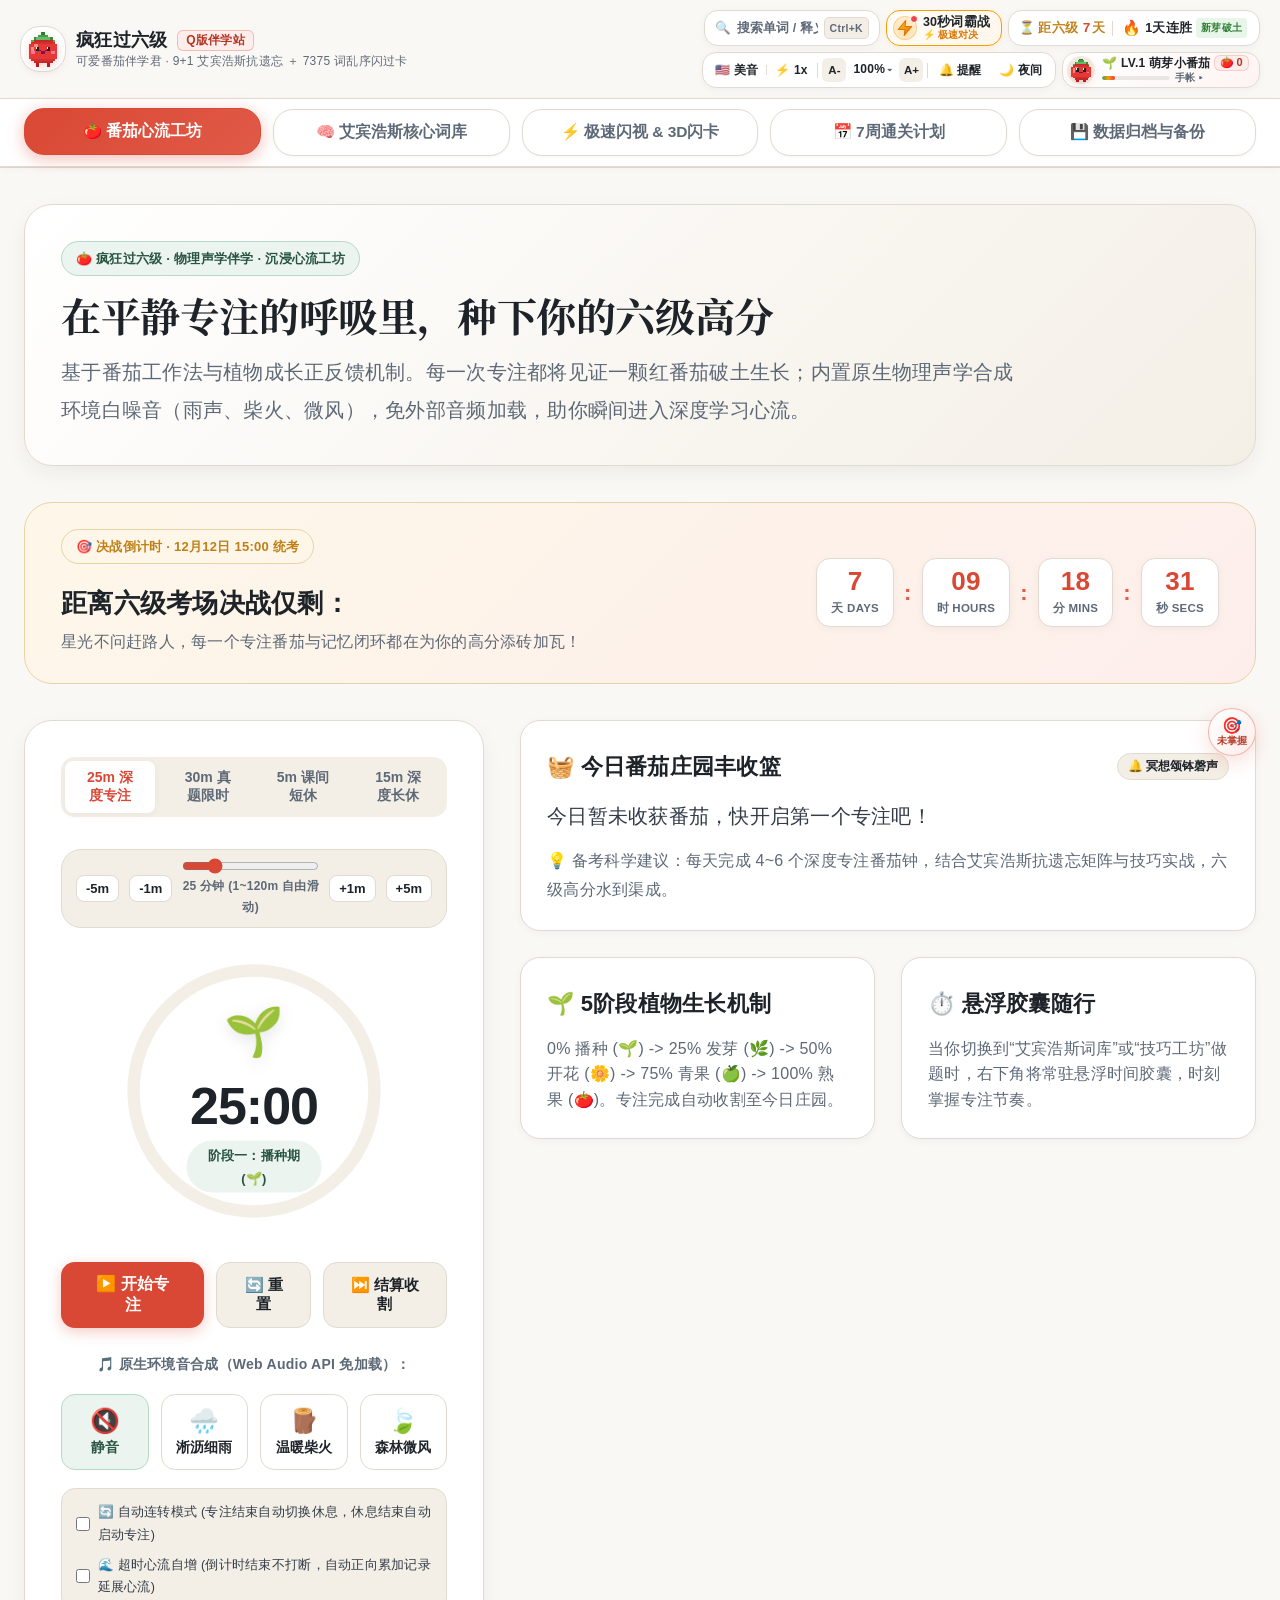
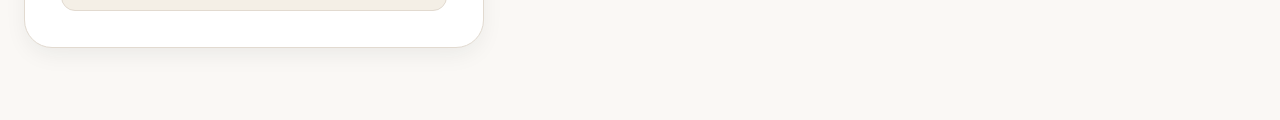
<file: index.html>
<!DOCTYPE html>
<html lang="zh-CN">
<head>
  <meta charset="UTF-8">
  <meta name="viewport" content="width=device-width, initial-scale=1.0, maximum-scale=5.0">
  <meta name="apple-mobile-web-app-capable" content="yes">
  <meta name="apple-mobile-web-app-status-bar-style" content="default">
  <meta name="apple-mobile-web-app-title" content="疯狂过六级">
  <meta name="theme-color" content="#FFF9F6">
  <meta name="format-detection" content="telephone=no">
  <title>疯狂过六级 · 极速通关特训站</title>
  <link rel="preconnect" href="https://fonts.googleapis.com">
  <link rel="preconnect" href="https://fonts.gstatic.com" crossorigin>
  <link href="https://fonts.googleapis.com/css2?family=Noto+Serif+SC:wght@500;600;700;800&display=swap" rel="stylesheet">
  <link rel="stylesheet" href="style.css?v=3.0.2">
</head>
<body>

  <!-- 全局顶部导航 (Sticky Header) -->
  <header class="site-header">
    <div class="header-top">
      <div class="brand-section" onclick="onBrandClick()" title="点击回到首页 · 可爱番茄伴学君">
        <div class="brand-logo" id="brandPixelLogo">
          <svg class="pixel-tomato-svg" viewBox="0 0 32 32" width="38" height="38" shape-rendering="crispEdges">
            <!-- 绿叶与叶柄 -->
            <rect x="14" y="2" width="4" height="4" fill="#2E7D32" />
            <rect x="12" y="4" width="8" height="2" fill="#43A047" />
            <rect x="10" y="6" width="12" height="2" fill="#66BB6A" />
            <rect x="8" y="6" width="2" height="2" fill="#388E3C" />
            <rect x="22" y="6" width="2" height="2" fill="#388E3C" />
            <rect x="6" y="8" width="4" height="2" fill="#4CAF50" />
            <rect x="22" y="8" width="4" height="2" fill="#4CAF50" />

            <!-- 番茄身体轮廓 -->
            <rect x="8" y="8" width="16" height="2" fill="#C62828" />
            <rect x="6" y="10" width="20" height="2" fill="#D32F2F" />
            <rect x="4" y="12" width="24" height="12" fill="#E53935" />
            <rect x="6" y="24" width="20" height="2" fill="#D32F2F" />
            <rect x="8" y="26" width="16" height="2" fill="#C62828" />

            <!-- 高光亮点 -->
            <rect x="8" y="12" width="4" height="2" fill="#FF8A80" />
            <rect x="6" y="14" width="2" height="4" fill="#FF8A80" />

            <!-- 大眼睛 (眨眼动效) -->
            <rect class="pixel-eye" x="10" y="14" width="3" height="4" fill="#212121" />
            <rect x="10" y="14" width="1" height="2" fill="#FFFFFF" />
            <rect class="pixel-eye" x="19" y="14" width="3" height="4" fill="#212121" />
            <rect x="19" y="14" width="1" height="2" fill="#FFFFFF" />

            <!-- 粉嫩小腮红 -->
            <rect x="6" y="18" width="3" height="2" fill="#FF80AB" opacity="0.85" />
            <rect x="23" y="18" width="3" height="2" fill="#FF80AB" opacity="0.85" />

            <!-- 微笑嘴巴 -->
            <rect x="14" y="18" width="4" height="2" fill="#880E4F" />
            <rect x="13" y="17" width="1" height="1" fill="#880E4F" />
            <rect x="18" y="17" width="1" height="1" fill="#880E4F" />

            <!-- 像素小短腿 -->
            <rect x="10" y="28" width="3" height="3" fill="#B71C1C" />
            <rect x="19" y="28" width="3" height="3" fill="#B71C1C" />
          </svg>
        </div>
        <div class="brand-info">
          <h1>疯狂过六级 <span style="font-size:12px; font-weight:800; color:var(--tomato-dark); background:var(--tomato-soft); border:1px solid rgba(217,72,52,0.3); padding:2px 8px; border-radius:6px; margin-left:4px;">Q版伴学站</span></h1>
          <p>可爱番茄伴学君 · 9+1 艾宾浩斯抗遗忘 ＋ 7375 词乱序闪过卡</p>
        </div>
      </div>

      <div class="header-actions">

        <!-- 1. 极速全局搜索胶囊 -->
        <div class="search-box-pill" onclick="openGlobalSearchModal()" title="全局搜索词汇/释义/巧记 (快捷键 Ctrl+K 或 /)">
          <span class="search-box-icon">🔍</span>
          <input type="text" id="globalSearchInput" placeholder="搜索单词 / 释义 / 巧记..." readonly>
          <kbd>Ctrl+K</kbd>
        </div>

        <!-- 2. 竞技与备考状态联舱 (30秒词霸战 + 考期倒计时 + 连胜段位) -->
        <div class="header-status-capsule">
          <button type="button" class="blitz-hero-icon-btn" onclick="showWordBlitzModal()" title="30秒高能极速词汇反应挑战（点击开启竞技场）">
            <div class="blitz-btn-icon-wrap">
              <svg class="blitz-btn-svg" viewBox="0 0 24 24" width="18" height="18" fill="none">
                <path d="M13 2L3 14h9l-1 8 10-12h-9l1-8z" fill="url(#blitzBoltGrad)" stroke="#D97706" stroke-width="1.5" stroke-linejoin="round"/>
                <defs>
                  <linearGradient id="blitzBoltGrad" x1="0" y1="0" x2="1" y2="1">
                    <stop offset="0%" stop-color="#FBBF24"/>
                    <stop offset="50%" stop-color="#F59E0B"/>
                    <stop offset="100%" stop-color="#EF4444"/>
                  </linearGradient>
                </defs>
              </svg>
              <span class="blitz-sparkle-dot"></span>
            </div>
            <div class="blitz-btn-text-col">
              <span class="blitz-btn-title">30秒词霸战</span>
              <span class="blitz-btn-subtag" id="headerBlitzScoreTag">⚡ 极速对决</span>
            </div>
          </button>

          <div class="header-metrics-pill">
            <div class="exam-countdown-pill" title="目标时间：12月12日 15:00 大学英语六级统考">
              <span class="metric-icon">⏳</span>
              <span>距六级 <strong id="headerExamDays">--</strong>天</span>
              <span id="headerExamHMS" class="exam-hms-sub">--:--:--</span>
            </div>
            <span class="dock-divider"></span>
            <div class="header-streak-pill" onclick="showAchievementReportModal()" title="点击查看连胜战报与段位">
              <span class="streak-flame-icon" id="headerFlameIcon">🔥</span>
              <span><strong id="headerStreakDays">1</strong>天连胜</span>
              <span class="pixel-live-tag" id="headerStreakBadge">新芽破土</span>
            </div>
          </div>
        </div>

        <!-- 3. 伴学控制中心集成坞 (发音 + 字号缩放抽屉 + 提醒 + 日夜主题) -->
        <div class="header-control-dock">
          <!-- 发音与倍速 -->
          <div class="audio-pref-pill" title="超清发音控制器：支持美音/英音切换与语速调节">
            <button type="button" class="audio-pref-btn" id="headerAudioAccentBtn" onclick="toggleAudioAccent()">
              <span>🇺🇸</span> 美音
            </button>
            <span class="dock-sub-divider">|</span>
            <button type="button" class="audio-pref-btn" id="headerAudioRateBtn" onclick="cycleAudioRate()">
              <span>⚡</span> 1.0x
            </button>
          </div>

          <span class="dock-divider"></span>

          <!-- 字号无级缩放与预设抽屉 -->
          <div class="font-size-widget" title="全局字体缩放 (悬浮可选择预设档位)">
            <button type="button" class="font-step-btn" onclick="zoomFont(-0.1)" title="缩小字号">A-</button>
            <div class="font-preset-trigger">
              <span class="font-scale-current" id="headerFontScaleLabel">100%</span>
              <span class="font-caret">▾</span>
              <div class="font-presets-popover">
                <div class="font-popover-title">🔍 选择全局字号比例</div>
                <button type="button" class="font-btn active" data-scale="1.0" onclick="setFontScale(1.0)">标准 100%</button>
                <button type="button" class="font-btn" data-scale="1.15" onclick="setFontScale(1.15)">舒适 115%</button>
                <button type="button" class="font-btn" data-scale="1.30" onclick="setFontScale(1.30)">大字 130%</button>
                <button type="button" class="font-btn" data-scale="1.45" onclick="setFontScale(1.45)">关怀 145%</button>
              </div>
            </div>
            <button type="button" class="font-step-btn" onclick="zoomFont(0.1)" title="放大字号">A+</button>
          </div>

          <span class="dock-divider"></span>

          <!-- 提醒与夜间模式 -->
          <button type="button" class="dock-action-btn" onclick="openReminderModal()" title="设置备考闹钟与桌面提醒">
            <span>🔔</span> <span class="dock-btn-text">提醒</span>
          </button>
          <button type="button" class="dock-action-btn" id="btnDarkMode" onclick="toggleDarkMode()" title="切换日间暖燕麦 / 夜间深黛黑模式">
            🌙 夜间
          </button>
        </div>

        <!-- 4. 番茄Q酱伴学宠物一体舱 (融合像素互动与等级经验手帐) -->
        <div class="pixel-tomato-widget tomato-pet-pill" id="pixelTomatoWidget" onclick="showTomatoPetModal()" title="点击查看番茄Q酱成长手帐 · 点击头像可互动">
          <div class="pixel-tomato-avatar" onclick="event.stopPropagation(); petPixelTomato();" title="点我互动打气~ 今天也要疯狂过六级！">
            <svg class="pixel-tomato-svg" viewBox="0 0 32 32" width="34" height="34" shape-rendering="crispEdges">
              <!-- 绿叶与叶柄 -->
              <rect x="14" y="2" width="4" height="4" fill="#2E7D32" />
              <rect x="12" y="4" width="8" height="2" fill="#43A047" />
              <rect x="10" y="6" width="12" height="2" fill="#66BB6A" />
              <rect x="8" y="6" width="2" height="2" fill="#388E3C" />
              <rect x="22" y="6" width="2" height="2" fill="#388E3C" />
              <rect x="6" y="8" width="4" height="2" fill="#4CAF50" />
              <rect x="22" y="8" width="4" height="2" fill="#4CAF50" />

              <!-- 番茄身体轮廓 -->
              <rect x="8" y="8" width="16" height="2" fill="#C62828" />
              <rect x="6" y="10" width="20" height="2" fill="#D32F2F" />
              <rect x="4" y="12" width="24" height="12" fill="#E53935" />
              <rect x="6" y="24" width="20" height="2" fill="#D32F2F" />
              <rect x="8" y="26" width="16" height="2" fill="#C62828" />

              <!-- 高光亮点 -->
              <rect x="8" y="12" width="4" height="2" fill="#FF8A80" />
              <rect x="6" y="14" width="2" height="4" fill="#FF8A80" />

              <!-- 大眼睛 (眨眼动效) -->
              <rect class="pixel-eye" x="10" y="14" width="3" height="4" fill="#212121" />
              <rect x="10" y="14" width="1" height="2" fill="#FFFFFF" />
              <rect class="pixel-eye" x="19" y="14" width="3" height="4" fill="#212121" />
              <rect x="19" y="14" width="1" height="2" fill="#FFFFFF" />

              <!-- 粉嫩小腮红 -->
              <rect x="6" y="18" width="3" height="2" fill="#FF80AB" opacity="0.85" />
              <rect x="23" y="18" width="3" height="2" fill="#FF80AB" opacity="0.85" />

              <!-- 微笑嘴巴 -->
              <rect x="14" y="18" width="4" height="2" fill="#880E4F" />
              <rect x="13" y="17" width="1" height="1" fill="#880E4F" />
              <rect x="18" y="17" width="1" height="1" fill="#880E4F" />

              <!-- 像素小短腿 -->
              <rect x="10" y="28" width="3" height="3" fill="#B71C1C" />
              <rect x="19" y="28" width="3" height="3" fill="#B71C1C" />
            </svg>
          </div>
          <div class="pixel-tomato-info">
            <div class="pixel-tomato-name">
              <span class="pet-icon-bounce" id="headerPetIcon" onclick="onTomatoPetClick(event)">🌱</span>
              <span id="headerPetBadge">LV.1 萌芽小番茄</span>
              <span class="tomato-mini-badge" title="今日已收获番茄数">🍅<strong id="headerTomatoCount">0</strong></span>
            </div>
            <div class="pet-xp-row">
              <div class="pet-xp-bar-wrap">
                <div class="pet-xp-bar-fill" id="headerPetXpBar" style="width:10%;"></div>
              </div>
              <span class="pet-handbook-hint">手帐 ▸</span>
            </div>
          </div>
          <!-- 悬浮点击鼓励对话气泡 -->
          <div class="pixel-speech-bubble" id="pixelTomatoBubble">加油！疯狂过六级！🍅</div>
        </div>

      </div>
    </div>

    <!-- 药丸 Tab 导航栏 -->
    <nav class="nav-bar">
      <div class="nav-tabs">
        <button class="tab-link active" data-tab="pomodoro" onclick="switchTab('pomodoro')">🍅 番茄心流工坊</button>
        <button class="tab-link" data-tab="vocab" onclick="switchTab('vocab')">🧠 艾宾浩斯核心词库</button>
        <button class="tab-link" data-tab="flash" onclick="switchTab('flash')">⚡ 极速闪视 & 3D闪卡</button>
        <button class="tab-link" data-tab="planner" onclick="switchTab('planner')">📅 7周通关计划</button>
        <button class="tab-link" data-tab="backup" onclick="switchTab('backup')">💾 数据归档与备份</button>
      </div>
    </nav>
  </header>

  <!-- 主体视图容器 -->
  <main class="main-wrapper">

    <!-- 板块 1：番茄心流工坊 -->
    <section id="tab-pomodoro" class="tab-content active">
      <div class="hero-card">
        <span class="hero-badge">🍅 疯狂过六级 · 物理声学伴学 · 沉浸心流工坊</span>
        <h1 class="hero-title serif-heading">在平静专注的呼吸里，种下你的六级高分</h1>
        <p class="hero-desc">
          基于番茄工作法与植物成长正反馈机制。每一次专注都将见证一颗红番茄破土生长；内置原生物理声学合成环境白噪音（雨声、柴火、微风），免外部音频加载，助你瞬间进入深度学习心流。
        </p>
      </div>

      
      <!-- 12月12日 统考倒计时看板 -->
      <div class="exam-countdown-banner">
        <div>
          <span class="hero-badge" style="background:var(--harvest-soft); color:var(--harvest-gold); border-color:var(--harvest-border);">🎯 决战倒计时 · 12月12日 15:00 统考</span>
          <h2 style="font-size:var(--font-xl); font-weight:800; color:var(--text-main); margin-top:4px;">距离六级考场决战仅剩：</h2>
          <p style="font-size:var(--font-sm); color:var(--text-muted); margin-top:2px;">星光不问赶路人，每一个专注番茄与记忆闭环都在为你的高分添砖加瓦！</p>
        </div>
        <div class="exam-countdown-grid">
          <div class="exam-time-box">
            <div class="exam-time-val" id="pomoExamDays">--</div>
            <div class="exam-time-lbl">天 DAYS</div>
          </div>
          <span class="exam-colon">:</span>
          <div class="exam-time-box">
            <div class="exam-time-val" id="pomoExamHours">--</div>
            <div class="exam-time-lbl">时 HOURS</div>
          </div>
          <span class="exam-colon">:</span>
          <div class="exam-time-box">
            <div class="exam-time-val" id="pomoExamMins">--</div>
            <div class="exam-time-lbl">分 MINS</div>
          </div>
          <span class="exam-colon">:</span>
          <div class="exam-time-box">
            <div class="exam-time-val" id="pomoExamSecs">--</div>
            <div class="exam-time-lbl">秒 SECS</div>
          </div>
        </div>
      </div>
      <div class="pomo-container">
        <div class="pomo-timer-card">
          <div class="pomo-mode-tabs">
            <button class="pomo-mode-btn active" data-mode="focus" onclick="setPomoMode('focus')">25m 深度专注</button>
            <button class="pomo-mode-btn" data-mode="exam" onclick="setPomoMode('exam')">30m 真题限时</button>
            <button class="pomo-mode-btn" data-mode="short" onclick="setPomoMode('short')">5m 课间短休</button>
            <button class="pomo-mode-btn" data-mode="long" onclick="setPomoMode('long')">15m 深度长休</button>
          </div>

          
          <!-- 自由时长微调控制器 (1~120分钟可调) -->
          <div class="pomo-duration-adjuster" title="自由调节专注时长">
            <button class="adjust-step-btn" onclick="adjustPomoMinutes(-5)" title="减少5分钟">-5m</button>
            <button class="adjust-step-btn" onclick="adjustPomoMinutes(-1)" title="减少1分钟">-1m</button>
            <div class="adjust-slider-wrap">
              <input type="range" id="pomoDurationSlider" min="1" max="120" value="25" oninput="onPomoSliderInput(this.value)" onchange="onPomoSliderChange(this.value)">
              <div class="adjust-val-text"><span id="pomoDurationDisplay">25</span> 分钟 (1~120m 自由滑动)</div>
            </div>
            <button class="adjust-step-btn" onclick="adjustPomoMinutes(1)" title="增加1分钟">+1m</button>
            <button class="adjust-step-btn" onclick="adjustPomoMinutes(5)" title="增加5分钟">+5m</button>
          </div>

          <div class="pomo-ring-wrap">
            <svg class="pomo-ring-svg" viewBox="0 0 260 260">
              <circle class="pomo-ring-bg" cx="130" cy="130" r="116"></circle>
              <circle class="pomo-ring-prog" id="pomoRingProg" cx="130" cy="130" r="116"></circle>
            </svg>
            <div class="pomo-center-info">
              <div class="plant-emoji-large" id="plantEmojiLarge">🌱</div>
              <div class="pomo-timer-text" id="pomoTimerText">25:00</div>
              <span class="plant-stage-badge" id="plantStageBadge">阶段一：播种期 (🌱)</span>
            </div>
          </div>

          <div class="pomo-btn-group">
            <button class="btn-primary" id="pomoStartBtn" onclick="togglePomodoro()">▶️ 开始专注</button>
            <button class="btn-secondary" onclick="resetPomodoro()">🔄 重置</button>
            <button class="btn-secondary" onclick="skipPomodoro()">⏭️ 结算收割</button>
          </div>

          <div style="margin-top: 24px; width: 100%;">
            <div style="font-size: 14px; font-weight: 700; color: var(--text-muted); margin-bottom: 8px;">
              🎵 原生环境音合成（Web Audio API 免加载）：
            </div>
            <div class="ambient-sound-board">
              <button class="sound-toggle-btn active" id="btnSoundNone" onclick="setAmbientSound('none')">
                <span class="icon">🔇</span>
                <span>静音</span>
              </button>
              <button class="sound-toggle-btn" id="btnSoundRain" onclick="setAmbientSound('rain')">
                <span class="icon">🌧️</span>
                <span>淅沥细雨</span>
              </button>
              <button class="sound-toggle-btn" id="btnSoundFire" onclick="setAmbientSound('fire')">
                <span class="icon">🪵</span>
                <span>温暖柴火</span>
              </button>
              <button class="sound-toggle-btn" id="btnSoundWind" onclick="setAmbientSound('wind')">
                <span class="icon">🍃</span>
                <span>森林微风</span>
              </button>
            </div>
          </div>

          <!-- 智能自动调节心流开关 -->
          <div class="pomo-smart-switches">
            <label class="smart-toggle-label">
              <input type="checkbox" id="chkAutoFlow" onchange="toggleAutoFlow(this.checked)">
              <span>🔄 自动连转模式 (专注结束自动切换休息，休息结束自动启动专注)</span>
            </label>
            <label class="smart-toggle-label">
              <input type="checkbox" id="chkOvertimeCount" onchange="toggleOvertimeCount(this.checked)">
              <span>🌊 超时心流自增 (倒计时结束不打断，自动正向累加记录延展心流)</span>
            </label>
          </div>

        </div>

        <div>
          <div class="card" style="margin-bottom: var(--space-lg);">
            <div class="card-title">
              <span>🧺 今日番茄庄园丰收篮</span>
              <button class="btn-secondary" onclick="playChime()" style="padding:4px 10px; font-size:12px;">🔔 冥想颂钵磬声</button>
            </div>
            <p style="font-size: var(--font-md); line-height: var(--line-height-relaxed); color: var(--text-body); margin-bottom: 12px;" id="harvestBasketDisplay">
              今日暂未收获番茄，快开启第一个专注吧！
            </p>
            <div style="font-size: var(--font-sm); color: var(--text-muted);">
              💡 备考科学建议：每天完成 4~6 个深度专注番茄钟，结合艾宾浩斯抗遗忘矩阵与技巧实战，六级高分水到渠成。
            </div>
          </div>

          <div class="grid-2">
            <div class="card">
              <div class="card-title">🌱 5阶段植物生长机制</div>
              <p style="font-size: var(--font-sm); color: var(--text-muted); line-height: 1.6;">
                0% 播种 (🌱) -> 25% 发芽 (🌿) -> 50% 开花 (🌼) -> 75% 青果 (🍏) -> 100% 熟果 (🍅)。专注完成自动收割至今日庄园。
              </p>
            </div>
            <div class="card">
              <div class="card-title">⏱️ 悬浮胶囊随行</div>
              <p style="font-size: var(--font-sm); color: var(--text-muted); line-height: 1.6;">
                当你切换到“艾宾浩斯词库”或“技巧工坊”做题时，右下角将常驻悬浮时间胶囊，时刻掌握专注节奏。
              </p>
            </div>
          </div>
        </div>
      </div>
    </section>

    <!-- 板块 2：艾宾浩斯核心词库 -->
    <section id="tab-vocab" class="tab-content">
      <div class="hero-card">
        <span class="hero-badge">🧠 科学 9+1 艾宾浩斯全周期抗遗忘闭环 (增加14天/21天打卡) · 词以群记抓核心</span>
        <h1 class="hero-title serif-heading">抗遗忘闭环 · 终结死记硬背</h1>
        <p class="hero-desc">
          取材自刘晓艳《六级核心词·艾宾浩斯抗遗忘》与《你还在背单词吗》。通过“短期（初学/5分/30分/12时）+ 长期（1天/2天/4天/7天）”十步阶梯复习排程（短期初学/5分/30分/12时 + 长期1天/2天/4天/7天/14天/21天），配合词群逻辑思维导图与同根派生树，在遗忘临界点将其固化为永久潜意识记忆。
        </p>
      </div>

      <!-- 控制工具栏 -->
      <!-- 紧凑计划进度提醒条 -->
      <div id="vocabPlanBanner"></div>

      <div class="vocab-control-bar">
        <div class="unit-selector-group">
          <label style="font-weight:700; color:var(--text-main); font-size:var(--font-md);">选择单元：</label>
          <select class="select-styled" id="vocabUnitSelect" onchange="onVocabUnitChange()"></select>
          <select class="select-styled" id="vocabLessonSelect" onchange="onVocabLessonChange()"></select>
        </div>

        <div class="vocab-mode-toggles">
          <button class="toggle-chip active" id="btnToggleMindmap" onclick="toggleMindmap()">🗺️ 词群思维导图</button>
          <button class="toggle-chip" id="btnMaskMeaning" onclick="toggleMaskMeaning()">👁️ 遮挡中文释义</button>
          <button class="toggle-chip" id="btnFilterStarred" onclick="toggleStarredFilter()">⭐ 只看星标生词</button>
          <button class="toggle-chip" id="btnFilterDue" onclick="toggleDueFilter()" title="筛选到达遗忘临界点急需复习的词汇">⏰ 到期待复习 (<span id="dueWordsCount">0</span>)</button>
          <button class="toggle-chip" onclick="batchCheckCurrentLesson(true)" title="一键将本课全部单词标记为初学已打卡">⚡ 整课初学一键打卡</button>
          <button class="toggle-chip" onclick="batchCheckCurrentLesson(false)" title="清空本课全部单词打卡标记" style="color:var(--tomato-red);">🔄 清空本课打卡</button>
          <button class="toggle-chip" id="btnFilterUnlearned" onclick="toggleUnlearnedFilter()">⏳ 只看未掌握</button>
          <button class="toggle-chip jump-unmastered-chip" id="btnJumpUnmastered" onclick="jumpToFirstUnmasteredWord()" title="一键定位并滚动到第一个未掌握的核心词卡片位置">🎯 定位未掌握词</button>
        </div>
      </div>

      <!-- 思维导图抽屉 -->
      <div class="mindmap-drawer open" id="mindmapDrawer"></div>

      <!-- 词汇卡片列表容器 -->
      <div class="vocab-card-list" id="vocabCardList"></div>
    </section>

    <!-- 板块 3：全新极速闪过卡工坊 (纯净单词与词意 · 3D拟真记忆卡 · 自动闪视心流 · 智能分级打标) -->
    <section id="tab-flash" class="tab-content">
      <div class="hero-card">
        <span class="hero-badge">⚡ 疯狂过六级 · 纯净闪过卡 · 科学抗遗忘刷词工坊</span>
        <h1 class="hero-title serif-heading">极速闪过卡 · 纯净记忆心流工坊</h1>
        <p class="hero-desc">
          严格遵循<strong>“只要单词与词意，乱序随机不留位置记忆”</strong>原则打造！包含 <strong>3D 拟真翻转卡</strong>（艾宾浩斯自评梯度：生疏/模糊/熟记）、<strong>自动闪视心流</strong>（免动手自动翻卡巡航）与<strong>冲刺密集清单</strong>。全键盘盲打支持，支持星标收集与错词重练！
        </p>
      </div>

      <div class="flash-workspace">
        <!-- 顶栏操控台：模式切换 + 题库选择 + 快捷操作 -->
        <div class="flash-toolbar">
          <div class="flash-mode-bar">
            <button class="flash-mode-btn active" data-mode="3d" onclick="switchFlashMode('3d')">🃏 3D 翻转卡 (记忆打标)</button>
            <button class="flash-mode-btn" data-mode="flash" onclick="switchFlashMode('flash')">⚡ 自动闪视心流 (巡航)</button>
            <button class="flash-mode-btn" data-mode="list" onclick="switchFlashMode('list')">📜 冲刺单词清单 (速览)</button>
          </div>

          <div class="flash-deck-controls">
            <label style="font-weight:700; color:var(--text-main); font-size:14px;">题库包：</label>
            <select class="select-styled" id="flashUnitSelect" onchange="onFlashUnitChange()" style="max-width:320px;"></select>
            <button class="btn-secondary" onclick="reshuffleCurrentDeck()" title="快捷键 R" style="padding:8px 14px; font-weight:700;">🔀 乱序洗牌 (R)</button>
            <button class="btn-secondary" onclick="undoLastFlashcardMark()" title="快捷键 Z 或 Ctrl+Z" style="padding:8px 14px; font-weight:700;">↺ 撤销 (Z)</button>
          </div>
        </div>

        <!-- 实时刷词进度条与战报统计胶囊 -->
        <div class="flash-progress-dashboard">
          <div class="flash-progress-track">
            <div class="flash-progress-fill" id="flashProgressBar" style="width: 1%;"></div>
          </div>
          <div class="flash-stats-pills">
            <span class="flash-stat-pill current" id="flashStatProgressText">第 1 / 7375 词 · 乱序</span>
            <span class="flash-stat-pill mastered" id="flashStatMastered">🟢 熟记: 0</span>
            <span class="flash-stat-pill hesitant" id="flashStatHesitant">🟡 模糊: 0</span>
            <span class="flash-stat-pill forgot" id="flashStatForgot">🔴 生疏: 0</span>
            <span class="flash-stat-pill accuracy" id="flashStatAccuracy">掌握率: 0%</span>
          </div>
        </div>

        <!-- 模式 A：3D 拟真翻转卡片舞台 (超大字号、3D翻转、三档记忆打分) -->
        <div id="flipCardStage">
          <div class="flash-card-3d-viewport" onclick="flip3DCard()">
            <div class="flash-card-3d-inner" id="flipCardInner">
              <!-- 卡片正面 (纯净单词) -->
              <div class="flash-card-face flash-card-front">
                <div class="flash-card-top-bar">
                  <span class="flash-card-deck-tag" id="flashFrontDeckTag">全库大乱序</span>
                  <div style="display:flex; align-items:center; gap:8px;">
                    <button type="button" class="flash-card-icon-btn" onclick="event.stopPropagation(); toggleStarCurrentFlashcard();" id="flashStarBtn" title="加入星标生词本 (快捷键 F)">★</button>
                    <button type="button" class="flash-card-icon-btn" onclick="event.stopPropagation(); speakCurrentFlashcard();" title="发音朗读 (快捷键 V)">🔊</button>
                  </div>
                </div>

                <div class="flash-word-text serif-heading" id="flipFrontWord">abandon</div>
                <div class="flash-phonetic-text" id="flipFrontPhonetic">/əˈbændən/</div>

                <div class="flash-card-hint">
                  💡 点击卡片或轻敲 <kbd>空格键</kbd> 翻转查看释义
                </div>
              </div>

              <!-- 卡片反面 (纯净词意) -->
              <div class="flash-card-face flash-card-back">
                <div class="flash-card-top-bar">
                  <span class="flash-card-deck-tag" style="color:var(--tomato-red);">释义背面</span>
                  <div style="display:flex; align-items:center; gap:8px;">
                    <button type="button" class="flash-card-icon-btn" onclick="event.stopPropagation(); speakCurrentFlashcard();" title="发音朗读">🔊</button>
                  </div>
                </div>

                <div class="flash-meaning-text" id="flipBackMeaning">v. 遗弃，抛弃；中止；放弃</div>

                <!-- 可折叠晓艳巧记提示 -->
                <div class="flash-trick-fold" id="flashTrickBox" style="display:none;" onclick="event.stopPropagation();">
                  <span style="font-weight:800; color:var(--harvest-gold); font-size:12px;">💡 晓艳巧记：</span>
                  <span id="flashTrickText" style="font-size:13px; color:var(--text-body);"></span>
                </div>

                <div class="flash-card-hint">
                  💡 请根据记忆掌握程度点击下方按钮打分 (支持键盘 1 / 2 / 3)
                </div>
              </div>
            </div>
          </div>

          <!-- 艾宾浩斯三档记忆梯度操作台 -->
          <div class="flash-grading-bar">
            <button type="button" class="btn-grade-forgot" onclick="grade3DCard('forgot')" title="快捷键 1 或 A 或 ←">
              <span class="grade-key">1</span>
              <span>🔴 生疏/忘记 (A)</span>
            </button>
            <button type="button" class="btn-grade-hesitant" onclick="grade3DCard('hesitant')" title="快捷键 2 或 S 或 ↓">
              <span class="grade-key">2</span>
              <span>🟡 模糊/犹豫 (S)</span>
            </button>
            <button type="button" class="btn-grade-mastered" onclick="grade3DCard('mastered')" title="快捷键 3 或 D 或 →">
              <span class="grade-key">3</span>
              <span>🟢 熟记过关 (D)</span>
            </button>
          </div>

          <div class="flash-keyboard-tip">
            ⌨️ 全键盘盲打支持：<kbd>Space</kbd> 翻转 ｜ <kbd>1</kbd>/<kbd>A</kbd> 忘记 ｜ <kbd>2</kbd>/<kbd>S</kbd> 模糊 ｜ <kbd>3</kbd>/<kbd>D</kbd> 熟记 ｜ <kbd>R</kbd> 洗牌 ｜ <kbd>Z</kbd> 撤销 ｜ <kbd>F</kbd> 标星 ｜ <kbd>V</kbd> 发音
          </div>
        </div>

        <!-- 模式 B：自动闪视心流舞台 (巡航播放模式) -->
        <div id="speedFlashStage" style="display:none;">
          <div class="speed-flash-hero-card">
            <div style="font-size:14px; font-weight:700; color:var(--text-muted); margin-bottom:8px;" id="speedProgressHero">第 1 / 7375 词 · 自动巡航</div>
            <div class="speed-word-hero serif-heading" id="speedWordHero">abandon</div>
            <div class="speed-meaning-hero" id="speedMeaningHero">v. 遗弃，抛弃；中止；放弃</div>

            <div class="speed-control-deck">
              <button class="btn-secondary" onclick="stepSpeedFlash(-1)">⏮️ 上一个</button>
              <button class="btn-primary" id="speedPlayBtn" onclick="toggleSpeedFlash()" style="padding:10px 24px; font-size:15px; font-weight:800;">▶️ 开启闪视心流 (P)</button>
              <button class="btn-secondary" onclick="stepSpeedFlash(1)">⏭️ 下一个</button>
              <button class="btn-secondary" onclick="reshuffleCurrentDeck()" style="margin-left:6px;">🔀 洗牌</button>
              <span style="font-size:14px; font-weight:700; color:var(--text-muted); margin-left:12px;">调速：</span>
              <button class="speed-btn-pill" data-speed="1.0" onclick="setSpeedInterval(1.0)">1.0s (极速)</button>
              <button class="speed-btn-pill active" data-speed="1.5" onclick="setSpeedInterval(1.5)">1.5s (标准)</button>
              <button class="speed-btn-pill" data-speed="2.0" onclick="setSpeedInterval(2.0)">2.0s (舒适)</button>
              <button class="speed-btn-pill" data-speed="3.0" onclick="setSpeedInterval(3.0)">3.0s (沉浸)</button>
            </div>
          </div>
        </div>

        <!-- 模式 C：密集冲刺清单速览舞台 (考前5分钟过词) -->
        <div id="flashListStage" style="display:none;">
          <div style="display:flex; justify-content:space-between; align-items:center; margin-bottom:16px;">
            <div style="font-weight:700; color:var(--text-main); font-size:15px;">📜 当前题库词汇快速回顾流</div>
            <div style="display:flex; gap:10px;">
              <button type="button" class="btn-secondary" onclick="toggleFlashListMeanings()" id="btnToggleListMeanings" style="padding:6px 14px; font-size:13px;">👁️ 隐藏释义 (自测)</button>
              <button type="button" class="btn-secondary" onclick="reshuffleCurrentDeck()" style="padding:6px 14px; font-size:13px;">🔀 重新洗牌</button>
            </div>
          </div>
          <div class="flash-dense-grid" id="flashDenseListGrid"></div>
        </div>

        <!-- 本轮刷词完成成就结算卡 -->
        <div id="flashRoundSettlementCard" class="card flash-settlement-card" style="display:none;">
          <div style="font-size:48px; margin-bottom:8px;">🏆✨</div>
          <h2 style="font-size:26px; font-weight:900; color:var(--text-main);">太棒了！本轮闪过卡刷词达成！</h2>
          <p style="font-size:15px; color:var(--text-muted); margin:8px 0 20px;">经过高强度神经闪视刺激，又一批核心生词被牢牢镌刻在长时记忆中！</p>

          <div class="flash-settlement-stats">
            <div class="flash-settle-item">
              <span class="flash-settle-num" id="settleTotalCount">50</span>
              <span class="flash-settle-label">本轮刷词总量</span>
            </div>
            <div class="flash-settle-item">
              <span class="flash-settle-num" style="color:var(--sage-green);" id="settleMasteredCount">42</span>
              <span class="flash-settle-label">熟记秒杀词</span>
            </div>
            <div class="flash-settle-item">
              <span class="flash-settle-num" style="color:var(--tomato-red);" id="settleForgotCount">8</span>
              <span class="flash-settle-label">生疏待巩固</span>
            </div>
            <div class="flash-settle-item">
              <span class="flash-settle-num" style="color:var(--harvest-gold);" id="settleAccuracyRate">84%</span>
              <span class="flash-settle-label">本轮掌握率</span>
            </div>
          </div>

          <div style="display:flex; justify-content:center; gap:14px; margin-top:24px; flex-wrap:wrap;">
            <button type="button" class="btn-primary" onclick="restartFlashOnlyForgot()" id="btnRestartForgot" style="padding:12px 28px; font-size:16px;">🔴 只重刷本轮生疏词</button>
            <button type="button" class="btn-secondary" onclick="reshuffleCurrentDeck()" style="padding:12px 24px; font-size:15px;">🔀 重新洗牌再来一轮</button>
            <button type="button" class="btn-secondary" onclick="switchFlashMode('3d')" style="padding:12px 20px; font-size:15px;">继续刷词</button>
          </div>
        </div>
      </div>
    </section>

    <!-- 板块 9：7 周通关计划与习惯打卡 -->
    <section id="tab-planner" class="tab-content">
      <div class="hero-card">
        <span class="hero-badge">📅 疯狂过六级 · 7周全景通关路线图 · 每日能力闭环</span>
        <h1 class="hero-title serif-heading">拒绝焦虑 · 稳扎稳打形成六级能力闭环</h1>
        <p class="hero-desc">
          刘晓艳老师推荐备考节奏：以<strong>7周全景通关路线图</strong>为骨架，每天早晨出声晨诵培养语感，白天深度专注攻克技巧与真题，晚上艾宾浩斯复盘。连续打卡，形成牢不可破的学习飞轮！
        </p>
      </div>

      
      <!-- 12月12日 统考倒计时看板 -->
      <div class="exam-countdown-banner">
        <div>
          <span class="hero-badge" style="background:var(--harvest-soft); color:var(--harvest-gold); border-color:var(--harvest-border);">🎯 决战倒计时 · 12月12日 15:00 统考</span>
          <h2 style="font-size:var(--font-xl); font-weight:800; color:var(--text-main); margin-top:4px;">距离六级考场决战仅剩：</h2>
          <p style="font-size:var(--font-sm); color:var(--text-muted); margin-top:2px;">严格遵循 7 周通关节奏，晨诵、日习、晚复盘，稳步推进！</p>
        </div>
        <div class="exam-countdown-grid">
          <div class="exam-time-box">
            <div class="exam-time-val" id="planExamDays">--</div>
            <div class="exam-time-lbl">天 DAYS</div>
          </div>
          <span class="exam-colon">:</span>
          <div class="exam-time-box">
            <div class="exam-time-val" id="planExamHours">--</div>
            <div class="exam-time-lbl">时 HOURS</div>
          </div>
          <span class="exam-colon">:</span>
          <div class="exam-time-box">
            <div class="exam-time-val" id="planExamMins">--</div>
            <div class="exam-time-lbl">分 MINS</div>
          </div>
          <span class="exam-colon">:</span>
          <div class="exam-time-box">
            <div class="exam-time-val" id="planExamSecs">--</div>
            <div class="exam-time-lbl">秒 SECS</div>
          </div>
        </div>
      </div>
      <!-- 核心词与派生词通关计划看板 -->
      <div id="planGoalDashboard"></div>

      <!-- 连续打卡足迹月历与连胜看板 -->
      <div id="streakCalendarContainer"></div>

      <div class="grid-2">
        <div>
          <div class="card" style="margin-bottom:24px;">
            <div class="card-title">
              <span>📋 今日“疯狂过六级”能力闭环打卡</span>
              <div style="display:flex; align-items:center; gap:10px;">
                <span style="font-size:14px; font-weight:700; color:var(--sage-green);" id="plannerStreakDays">1 天</span>
                <button type="button" class="btn-subtle" onclick="cancelTodayCheckin()" title="若误触打卡，可点击此处一键重置今日打卡状态" style="padding:4px 10px; font-size:12px; border-radius:6px; color:var(--text-muted); border:1px solid var(--border-light); cursor:pointer;">↺ 取消今日打卡</button>
              </div>
            </div>
            <p style="font-size:14px; color:var(--text-muted); margin-bottom:16px;">勾选今日已完成的学习任务，自动沉淀至连续打卡记录：</p>

            <div class="habit-loop-card" onclick="document.getElementById('habitMorningCheck').click()">
              <div>
                <strong style="font-size:16px; color:var(--text-main);">🌅 晨诵 (0.5小时)</strong>
                <p style="font-size:13px; color:var(--text-muted); margin-top:2px;">大声朗读 Unit 核心母词、同根派生词及六级真题例句，唤醒语感</p>
              </div>
              <input type="checkbox" class="habit-checkbox" id="habitMorningCheck" onclick="event.stopPropagation(); onHabitChange('morning', this)">
            </div>

            <div class="habit-loop-card" onclick="document.getElementById('habitDayCheck').click()">
              <div>
                <strong style="font-size:16px; color:var(--text-main);">☀️ 日习 (2.0小时)</strong>
                <p style="font-size:13px; color:var(--text-muted); margin-top:2px;">番茄钟深度专注：攻克 19 大技巧库、写作沙盒与翻译仔细阅读真题演练</p>
              </div>
              <input type="checkbox" class="habit-checkbox" id="habitDayCheck" onclick="event.stopPropagation(); onHabitChange('daytime', this)">
            </div>

            <div class="habit-loop-card" onclick="document.getElementById('habitNightCheck').click()">
              <div>
                <strong style="font-size:16px; color:var(--text-main);">🌙 晚复盘 (1.5小时)</strong>
                <p style="font-size:13px; color:var(--text-muted); margin-top:2px;">艾宾浩斯抗遗忘矩阵对账、星标生词本查缺补漏、极速闪视流冲刺回顾</p>
              </div>
              <input type="checkbox" class="habit-checkbox" id="habitNightCheck" onclick="event.stopPropagation(); onHabitChange('evening', this)">
            </div>

            <div style="display:flex; justify-content:space-between; align-items:center; margin-top:14px; padding-top:10px; border-top:1px dashed var(--border-light);">
              <span style="font-size:12px; color:var(--text-muted);">💡 提示：点击勾选框可直接打卡，再次点击或点击右侧按钮即可撤回/取消</span>
              <button type="button" class="btn-subtle" onclick="cancelTodayCheckin()" style="padding:4px 12px; font-size:12px; color:var(--tomato-red); border:1px solid rgba(224,90,71,0.25); border-radius:6px; background:rgba(224,90,71,0.06); cursor:pointer; font-weight:600;">↺ 取消今日打卡</button>
            </div>
          </div>
        </div>

        <div>
          <div class="card">
            <div class="card-title">⏱️ 考场 130 分钟黄金时间分配表</div>
            <p style="font-size:14px; color:var(--text-muted); margin-bottom:16px;">严格把控答题节奏，严防考场答不完卷：</p>
            <div style="background:var(--bg-subtle); padding:16px; border-radius:var(--radius-md); font-size:14px; line-height:1.8;">
              • <strong>15:00 - 15:10 (10m)</strong>：发卷涂卡、快速浏览听力前三题选项预判主旨<br>
              • <strong>15:10 - 15:40 (30m)</strong>：写作实战（三段式：审题5m + 写作20m + 检查5m）<br>
              • <strong>15:40 - 16:10 (30m)</strong>：听力考试（边听边涂答题卡，绝不留到听力结束后）<br>
              • <strong>16:10 - 16:15 (5m)</strong>：收答题卡 1，深呼吸平复心绪<br>
              • <strong>16:15 - 16:55 (40m)</strong>：仔细阅读（2篇各15m）+ 长篇匹配（10m）<br>
              • <strong>16:55 - 17:05 (10m)</strong>：选词填空（四大词性归类，快刀斩乱麻）<br>
              • <strong>17:05 - 17:25 (20m)</strong>：形合翻译（抓主干二态定状，写出高配版本）<br>
              • <strong>17:25 - 17:30 (5m)</strong>：检查涂卡、查漏补缺、从容交卷
            </div>
          </div>
        </div>
      </div>
    </section>

    <!-- 板块 10：数据归档与备份 -->
    <section id="tab-backup" class="tab-content">
      <div class="hero-card">
        <span class="hero-badge">💾 疯狂过六级 · 学习数据总览与跨设备备份</span>
        <h1 class="hero-title serif-heading">学习数据总览与跨设备备份</h1>
        <p class="hero-desc">
          所有打卡进度、艾宾浩斯记忆记录、星标生词本及番茄庄园数据均实时保存在浏览器底层。支持<strong>一键导出 JSON 备份</strong>或<strong>跨电脑恢复</strong>，备考数据安全无忧。
        </p>
      </div>

      
      <!-- 凌晨自动归档专属状态看板 -->
      <div class="snapshot-status-banner">
        <div>
          <span class="hero-badge" style="background:var(--sage-soft); color:var(--sage-dark); border-color:var(--sage-border);">🕒 凌晨自动归档运行中 · 零人工操作</span>
          <h2 style="font-size:var(--font-xl); font-weight:800; color:var(--text-main); margin-top:4px;">每日 00:00:00 自动快照沉淀</h2>
          <p style="font-size:var(--font-sm); color:var(--text-muted); margin-top:2px;">
            最近归档：<strong id="lastMidnightTime" style="color:var(--text-main);">--</strong> ｜
            下次自动快照倒计时：<strong id="nextMidnightCountdown" style="color:var(--sage-green);">--</strong>
          </p>
        </div>
        <div>
          <button class="btn-primary" onclick="createManualSnapshot()" style="padding:10px 18px; font-size:14px;">⚡ 立即创建当前即时快照</button>
        </div>
      </div>

      <!-- 历史快照池卡片 -->
      <div class="card" style="margin-bottom: var(--space-xl);">
        <div class="card-title">
          <span>🕒 凌晨自动快照历史池 (最多滚动保留 3 份)</span>
          <div style="display:flex; align-items:center; gap:8px;">
            <span style="font-size:13px; color:var(--text-muted);">自动备份 · 支持独立删除、回滚或导出</span>
            <button class="btn-secondary" onclick="clearAllMidnightSnapshots()" style="padding:2px 8px; font-size:11.5px; color:var(--tomato-red); border-color:rgba(217,72,52,0.3);" title="清空全部历史快照">🗑️ 清空历史池</button>
          </div>
        </div>
        <div class="snapshot-list" id="midnightSnapshotList"></div>
      </div>

      <div class="stats-summary-grid">
        <div class="stat-metric-card">
          <div class="stat-number" id="statTotalWords">0</div>
          <div class="stat-label">已学习掌握词汇总数</div>
        </div>
        <div class="stat-metric-card">
          <div class="stat-number" id="statMasteredWords">0</div>
          <div class="stat-label">已完成抗遗忘闭环词汇 (达7~21天)</div>
        </div>
        <div class="stat-metric-card">
          <div class="stat-number" id="statTotalTomatoes">0</div>
          <div class="stat-label">累计收获熟透番茄</div>
        </div>
        <div class="stat-metric-card">
          <div class="stat-number" id="statTotalFocusMins">0</div>
          <div class="stat-label">累计心流专注 (分钟)</div>
        </div>
      </div>

      <div class="card" style="text-align:center; padding:36px;">
        <h3 style="font-size:var(--font-xl); font-weight:700; color:var(--text-main); margin-bottom:12px;">学习存档备份与恢复</h3>
        <p style="font-size:var(--font-md); color:var(--text-muted); margin-bottom:24px;">可将当前所有打卡记录导出为一个独立的 .json 备份文件，换电脑或重装系统后一键还原：</p>
        <div style="display:flex; justify-content:center; gap:16px; flex-wrap:wrap;">
          <button class="btn-primary" onclick="exportUserData()">📥 导出学习档案 (JSON)</button>
          <label class="btn-secondary" style="cursor:pointer; display:inline-flex; align-items:center;">
            📤 导入恢复学习档案
            <input type="file" accept=".json" onchange="importUserData(this)" style="display:none;">
          </label>
          <button class="btn-secondary" onclick="resetAllData()" style="color:var(--tomato-red); border-color:rgba(217,72,52,0.3);">🗑️ 清空所有数据</button>
        </div>
      </div>
    </section>

  </main>

  
  <!-- 一键回到未掌握核心词悬浮按钮 -->
  <button type="button" class="jump-unmastered-float-btn" id="jumpUnmasteredFloatBtn" onclick="jumpToFirstUnmasteredWord()" title="一键回到第一个未掌握的核心词位置">
    <span class="jump-unmastered-icon">🎯</span>
    <span class="jump-unmastered-text">未掌握</span>
  </button>

  <!-- 一键到顶悬浮按钮 (Back to Top) -->
  <button type="button" class="back-to-top-btn" id="backToTopBtn" onclick="scrollToTop()" title="一键到顶 (点击平滑回到页面最顶端)">
    <svg class="back-to-top-svg" viewBox="0 0 24 24" width="20" height="20" fill="none" stroke="currentColor" stroke-width="2.5" stroke-linecap="round" stroke-linejoin="round">
      <path d="M18 15l-6-6-6 6"/>
    </svg>
    <span class="back-to-top-text">顶部</span>
  </button>

  <!-- 右下角常驻悬浮时间胶囊 -->
  <div class="floating-capsule" id="floatingCapsule" onclick="switchTab('pomodoro')" title="点击直达番茄专注工坊" style="display:none;">
    <span>🍅</span>
    <span class="capsule-timer" id="capsuleTimerText">25:00</span>
    <span style="font-size:12px; color:var(--text-muted);">心流伴学中</span>
  </div>

  <!-- 引入模块化脚本 -->
  

  


  
  <!-- Spotlight 全局指挥台搜索弹窗 (Raycast / Linear 风格) -->
  <div class="modal-overlay" id="globalSearchModal" onclick="if(event.target===this)closeGlobalSearchModal()">
    <div class="search-modal-dialog" onclick="event.stopPropagation()">
      <!-- 搜索输入头 -->
      <div class="search-input-header">
        <span class="search-input-icon">🔍</span>
        <input type="text" class="search-spotlight-input" id="spotlightSearchInput" 
               placeholder="输入英汉关键词搜索全库 7,665 词 (如: ambition、雄心、俺必胜)..." 
               autocomplete="off" 
               oninput="renderSearchResults(this.value)" 
               onkeydown="handleSpotlightKeyDown(event)">
        <kbd style="font-size:11px; padding:3px 7px; background:var(--bg-subtle); border:1px solid var(--border-color); border-radius:4px; color:var(--text-muted); cursor:pointer;" onclick="closeGlobalSearchModal()">Esc</kbd>
      </div>

      <!-- 搜索辅助与历史条 -->
      <div class="search-meta-bar">
        <div style="display:flex; align-items:center; gap:8px; flex-wrap:wrap;">
          <span style="font-size:12px; font-weight:700; color:var(--text-muted);">历史与常考词群：</span>
          <div class="search-tag-pills" id="searchHistoryPills"></div>
          <div class="search-tag-pills" id="searchHotTagsPills"></div>
          <button class="btn-secondary" onclick="clearSearchHistory()" style="padding:1px 6px; font-size:11px; border-radius:4px; color:var(--tomato-red);" title="清空全部历史记录">🗑️ 清空历史</button>
        </div>
        <div style="font-size:12px; font-weight:700; color:var(--text-dim);" id="searchResultCountDisplay">
          输入英汉关键词搜索
        </div>
      </div>

      <!-- 检索结果列表容器 -->
      <div class="search-results-list" id="searchResultsList"></div>

      <!-- 底部快捷键提示 -->
      <div class="search-footer-bar">
        <div class="search-kbd-shortcuts">
          <span><kbd>↑</kbd> <kbd>↓</kbd> 切换选项</span>
          <span><kbd>Enter</kbd> 定位单元/播放</span>
          <span><kbd>Esc</kbd> 退出</span>
        </div>
        <div>
          <button class="btn-secondary" onclick="clearSearchHistory()" style="padding:2px 8px; font-size:11px;">清空历史</button>
        </div>
      </div>
    </div>
  </div>


  <!-- 全场景智能备考提醒中心弹窗 -->
    <!-- 全场景智能备考提醒中心弹窗 (全量提醒项完整还原与分类) -->
  <div class="modal-overlay" id="reminderModal" onclick="if(event.target===this)closeReminderModal()">
    <div class="reminder-modal-dialog">
      <div style="display:flex; align-items:center; justify-content:space-between; margin-bottom:16px;">
        <div style="display:flex; align-items:center; gap:8px;">
          <span style="font-size:24px;">🔔</span>
          <h3 style="font-size:var(--font-xl); font-weight:800; color:var(--text-main);">疯狂过六级 · 备考提醒中心</h3>
        </div>
        <button class="btn-secondary" onclick="closeReminderModal()" style="padding:4px 10px; font-size:14px; border-radius:50%;">✕</button>
      </div>

      <!-- 1. 授权信息提醒与系统推送权限中心 -->
      <div class="perm-card-enhanced" id="remPermCard">
        <div class="perm-status-header">
          <div class="perm-title-group">
            <span style="font-size:18px;">🌐</span>
            <strong style="font-size:calc(14.5px * var(--font-scale)); color:var(--text-main);">系统级桌面 / 手机推送通知</strong>
          </div>
          <span id="remPermBadge" class="perm-status-badge perm-badge-default">检测中...</span>
        </div>

        <div class="perm-desc-text" id="remPermDesc">
          点击下方按钮授权系统通知。开启后，切屏查资料、查字典或最小化也不会错过心流番茄与备考闹钟！
        </div>

        <div style="display:flex; justify-content:space-between; align-items:center; flex-wrap:wrap; gap:8px;">
          <div id="remPermActionBtn">
            <button class="btn-primary" onclick="requestSystemNotificationPermission()" style="padding:6px 16px; font-size:13px; font-weight:700;">🔔 一键授权开启系统通知</button>
          </div>
          <button class="btn-secondary" id="btnToggleGuide" onclick="togglePermGuide()" style="padding:5px 12px; font-size:12px; display:none;">📖 浏览器解阻指引</button>
        </div>

        <!-- 浏览器解阻图文指引 (默认折叠) -->
        <div class="perm-guide-box" id="remPermGuideBox">
          <strong>💡 如何解除浏览器通知阻止？</strong><br>
          1. 点击浏览器顶部地址栏最左侧的 <strong>🔒 (或设置/站点信息)</strong> 图标；<br>
          2. 找到 <strong>“通知 (Notifications)”</strong> 权限选项；<br>
          3. 将其由“阻止”修改为 <strong>“允许 (Allow)”</strong>；<br>
          4. 刷新本页面即可自动激活系统级推送！
          <div style="margin-top:6px; font-size:11px; color:var(--text-muted);">
            📱 手机端提示：在 iPhone Safari / 安卓 Chrome 菜单中点击“添加到主屏幕”，以原生 App 形式运行推送体验最佳！
          </div>
        </div>

        <div class="perm-fallback-note">
          <span>💡</span>
          <span>温馨保障：即使未开启系统通知，本站也会全自动使用【Q版小番茄跳舞动画 ＋ 空灵颂钵轻音 ＋ 站内气泡】，提醒绝不遗漏！</span>
        </div>
      </div>

      <!-- 2. 番茄专注与健康关怀板块 -->
      <div class="reminder-section-title">🍅 番茄专注与健康关怀</div>
      
      <div class="reminder-switch-row">
        <div class="reminder-switch-info">
          <span class="reminder-switch-name">🍅 番茄专注结束声画提醒</span>
          <span class="reminder-switch-desc">倒计时结束时播放空灵颂钵轻音，并弹出小番茄跳舞动画与收获番茄提示</span>
        </div>
        <label class="switch-toggle-btn">
          <input type="checkbox" id="chkRemPomo" checked>
          <span class="switch-slider"></span>
        </label>
      </div>

      <div class="reminder-switch-row">
        <div class="reminder-switch-info">
          <span class="reminder-switch-name">🍵 45 分钟久坐与防眼疲劳关怀</span>
          <span class="reminder-switch-desc">每连续专注 45 分钟，自动温馨提醒喝水、眺望远方或活动眼球</span>
        </div>
        <label class="switch-toggle-btn">
          <input type="checkbox" id="chkRemEyeCare" checked>
          <span class="switch-slider"></span>
        </label>
      </div>

      <!-- 3. 核心词通关计划督学板块 -->
      <div class="reminder-section-title" style="margin-top:18px;">🎯 核心词通关计划智能督学</div>
      <div class="reminder-switch-row">
        <div class="reminder-switch-info">
          <span class="reminder-switch-name">🎯 每日核心词计划未达标晚间督学提醒</span>
          <span class="reminder-switch-desc">晚间自动对账，若今日计划背诵词数尚未达成，及时弹出小番茄跳舞激励提醒</span>
        </div>
        <label class="switch-toggle-btn">
          <input type="checkbox" id="chkRemPlanGoal" checked>
          <span class="switch-slider"></span>
        </label>
      </div>

      <!-- 4. 每日备考三大定点闹钟板块 (后台自动巡检对账) -->
      <div class="reminder-section-title" style="margin-top:18px;">📅 每日备考日程定点闹钟 (支持自由调节时间)</div>
      
      <!-- 晨诵提醒 -->
      <div class="reminder-switch-row">
        <div class="reminder-switch-info">
          <span class="reminder-switch-name">🌅 每日晨诵提醒</span>
          <span class="reminder-switch-desc">大声朗读 Unit 核心母词，唤醒英语语感</span>
        </div>
        <div style="display:flex; align-items:center; gap:8px;">
          <input type="time" class="reminder-time-input" id="timeRemMorning" value="07:30">
          <label class="switch-toggle-btn">
            <input type="checkbox" id="chkRemMorning" checked>
            <span class="switch-slider"></span>
          </label>
        </div>
      </div>

      <!-- 日习提醒 -->
      <div class="reminder-switch-row">
        <div class="reminder-switch-info">
          <span class="reminder-switch-name">☀️ 每日日习心流提醒</span>
          <span class="reminder-switch-desc">开启番茄心流工坊，专注攻克大纲词</span>
        </div>
        <div style="display:flex; align-items:center; gap:8px;">
          <input type="time" class="reminder-time-input" id="timeRemDaytime" value="14:00">
          <label class="switch-toggle-btn">
            <input type="checkbox" id="chkRemDaytime" checked>
            <span class="switch-slider"></span>
          </label>
        </div>
      </div>

      <!-- 晚复盘提醒 -->
      <div class="reminder-switch-row">
        <div class="reminder-switch-info">
          <span class="reminder-switch-name">🌙 每日晚复盘抗遗忘提醒</span>
          <span class="reminder-switch-desc">对账今日 9+1 记忆矩阵，对冲遗忘曲线</span>
        </div>
        <div style="display:flex; align-items:center; gap:8px;">
          <input type="time" class="reminder-time-input" id="timeRemEvening" value="21:00">
          <label class="switch-toggle-btn">
            <input type="checkbox" id="chkRemEvening" checked>
            <span class="switch-slider"></span>
          </label>
        </div>
      </div>

      <!-- 5. 底部操作栏 -->
      <div style="display:flex; justify-content:space-between; align-items:center; margin-top:20px; flex-wrap:wrap; gap:10px;">
        <button class="btn-secondary" onclick="testReminderNotification()" style="padding:8px 14px; font-size:13px;">🔔 即刻测试提醒效果</button>
        <div style="display:flex; gap:10px;">
          <button class="btn-secondary" onclick="closeReminderModal()">取消</button>
          <button class="btn-primary" onclick="saveReminderSettings()">保存设置</button>
        </div>
      </div>
    </div>
  </div>
  </div>

  
  <!-- 今日成就打卡战报海报弹窗 -->
  <div class="modal-overlay" id="achievementModal" onclick="if(event.target===this)closeAchievementModal()">
    <div class="achievement-poster-dialog" onclick="event.stopPropagation()">
      <div style="font-size:42px; margin-bottom:4px;">🍅✨</div>
      <div class="hero-badge" style="background:var(--harvest-soft); color:var(--harvest-gold); border-color:var(--harvest-border);">🔥 疯狂过六级 · 今日通关战报</div>
      <div class="poster-score-badge" id="posterStreakDays">1 天</div>
      <p style="font-size:14px; font-weight:700; color:var(--text-main); margin-bottom:6px;">保持心流连胜 · 六级高分触手可及！</p>
      
      <div style="display:flex; justify-content:center; gap:20px; margin:14px 0; font-size:13.5px; color:var(--text-muted);">
        <div>今日打卡：<strong id="posterTodayWords" style="color:var(--sage-green); font-size:16px;">0</strong> 词</div>
        <div>今日番茄：<strong id="posterTomatoes" style="color:var(--tomato-red); font-size:16px;">0</strong> 颗</div>
      </div>

      <textarea class="poster-share-textarea" id="achievementShareText" readonly></textarea>

      <div style="display:flex; justify-content:center; gap:12px;">
        <button class="btn-primary" onclick="copyAchievementText()" style="padding:10px 22px; font-size:14px;">📋 一键复制战报文案</button>
        <button class="btn-secondary" onclick="closeAchievementModal()" style="padding:10px 18px; font-size:14px;">关闭</button>
      </div>
    </div>
  </div>

  <!-- 小番茄动画提醒弹窗容器 -->
  <div class="tomato-alert-overlay" id="tomatoAlertOverlay" style="display:none;" onclick="if(event.target===this)closeTomatoAlert()"></div>


  <!-- 1. 番茄Q酱成长手札手帐弹窗 -->
  <div class="modal-overlay" id="petGrowthModal" onclick="if(event.target===this)closeTomatoPetModal()">
    <div class="modal-dialog" style="max-width:440px; text-align:center;">
      <div style="font-size:52px; margin-bottom:8px;" id="petModalStageIcon">🌱</div>
      <h3 style="font-size:22px; font-weight:800; color:var(--text-main);" id="petModalStageName">LV.1 【萌芽小番茄】</h3>
      <p style="font-size:14px; color:var(--text-muted); margin:6px 0 18px;" id="petModalStageDesc">刚刚破土新生，渴望六级词汇甘霖！</p>

      <div style="background:var(--bg-subtle); padding:16px; border-radius:var(--radius-md); text-align:left; font-size:14px; line-height:1.8; margin-bottom:18px;">
        <div style="display:flex; justify-content:space-between;">
          <span>🌟 当前总成长值：</span>
          <strong id="petModalTotalXp" style="color:var(--harvest-gold); font-size:16px;">0 XP</strong>
        </div>
        <div style="display:flex; justify-content:space-between; font-size:13px; color:var(--text-muted);">
          <span>• 词汇掌握积攒：</span>
          <span id="petModalWordsXp">+0 XP</span>
        </div>
        <div style="display:flex; justify-content:space-between; font-size:13px; color:var(--text-muted);">
          <span>• 深度专注番茄：</span>
          <span id="petModalPomoXp">+0 XP</span>
        </div>
        <div style="display:flex; justify-content:space-between; font-size:13px; color:var(--text-muted);">
          <span>• 连续打卡守卫：</span>
          <span id="petModalStreakXp">+0 XP</span>
        </div>
        <div style="margin-top:8px; padding-top:8px; border-top:1px dashed var(--border-color); font-size:12.5px; color:var(--tomato-red);" id="petModalNextXp">
          距下一级还需 100 XP
        </div>
      </div>

      <div style="display:flex; justify-content:center; gap:12px;">
        <button type="button" class="btn-primary" onclick="onTomatoPetClick(); closeTomatoPetModal();" style="padding:10px 20px;">🍅 番茄Q酱打气</button>
        <button type="button" class="btn-secondary" onclick="closeTomatoPetModal()" style="padding:10px 18px;">关闭</button>
      </div>
    </div>
  </div>

  <!-- 2. 30秒极速词霸挑战竞技场弹窗 -->
  <div class="modal-overlay" id="wordBlitzModal" onclick="if(event.target===this)closeWordBlitzModal()">
    <div class="modal-dialog blitz-large-dialog" onclick="event.stopPropagation()">
      <!-- 1. 大厅等待页面 -->
      <div id="blitzLobbyScreen">
        <div style="font-size:54px; margin-bottom:8px;">⚡🥊</div>
        <h2 style="font-size:30px; font-weight:900; color:var(--text-main); margin-bottom:10px;">30秒极速词霸大挑战</h2>
        <p style="font-size:16px; color:var(--text-muted); line-height:1.7; max-width:580px; margin:0 auto 24px;">
          30 秒高能极速快问快答！考验核心单词的瞬间神经反射弧。<br>
          连击越高奖励分数越炸裂，倒计时结束自动生成专属对决战报与错题复盘！
        </p>
        
        <div class="blitz-stats-banner">
          <div>
            <span style="font-size:14px; color:var(--text-muted);">🏆 个人历史最高得分</span>
            <div style="font-size:32px; font-weight:900; color:var(--tomato-red); margin-top:4px;" id="blitzHighScoreText">0</div>
          </div>
          <div style="border-left:1px solid var(--border-color); padding-left:24px;">
            <span style="font-size:14px; color:var(--text-muted);">⌨️ 键盘急速盲打操作</span>
            <div style="font-size:14px; font-weight:700; color:var(--sage-green); margin-top:8px;">
              [A] / [←] 选 A 项 ｜ [B] / [→] 选 B 项
            </div>
          </div>
        </div>

        <div style="display:flex; justify-content:center; gap:16px; margin-top:28px;">
          <button type="button" class="btn-primary" onclick="startWordBlitzGame()" style="padding:14px 40px; font-size:18px; font-weight:800; border-radius:12px;">🔥 开始极速挑战 (空格键)</button>
          <button type="button" class="btn-secondary" onclick="closeWordBlitzModal()" style="padding:14px 28px; font-size:16px;">稍后再战</button>
        </div>
      </div>

      <!-- 2. 答题对决竞技场 (大尺寸沉浸界面) -->
      <div id="blitzArenaScreen" style="display:none;">
        <div class="blitz-arena-header">
          <div class="blitz-timer-pill">
            <span style="font-size:14px; color:var(--text-muted);">⏱️ 剩余时间：</span>
            <strong id="blitzTimerNumber" style="font-size:30px; font-weight:900; color:var(--tomato-red);">30</strong>
            <span style="font-size:14px; color:var(--text-muted);">秒</span>
          </div>

          <div id="blitzComboLive" class="blitz-combo-badge" style="display:none;">
            🔥 COMBO x2!
          </div>

          <div class="blitz-score-pill">
            <span style="font-size:14px; color:var(--text-muted);">实时得分：</span>
            <strong id="blitzScoreLive" style="font-size:30px; font-weight:900; color:var(--sage-green);">0</strong>
          </div>
        </div>

        <!-- 高能倒计时能量条 -->
        <div class="blitz-timer-container">
          <div class="blitz-timer-bar" id="blitzTimerBar" style="width:100%;"></div>
        </div>

        <!-- 超大单词展示区 -->
        <div class="blitz-word-hero">
          <div class="blitz-word-display" id="blitzQuestionWord">abandon</div>
          <div class="blitz-word-phonetic-row">
            <span id="blitzQuestionPhonetic" style="font-size:18px; color:var(--text-muted); font-family:serif;">/əˈbændən/</span>
            <button type="button" class="audio-speak-btn" onclick="speakCurrentBlitzWord()" style="margin-left:10px; padding:4px 10px; font-size:12px;">🔊 朗读</button>
          </div>
        </div>

        <!-- 超大幅面触控/点击选项按钮 -->
        <div class="blitz-choices-grid">
          <button type="button" class="blitz-choice-card" id="blitzBtnOptA" onclick="handleBlitzAnswer('A')">
            <span class="blitz-opt-badge">A</span>
            <span class="blitz-opt-text" id="blitzTextOptA">选项内容加载中...</span>
          </button>
          <button type="button" class="blitz-choice-card" id="blitzBtnOptB" onclick="handleBlitzAnswer('B')">
            <span class="blitz-opt-badge">B</span>
            <span class="blitz-opt-text" id="blitzTextOptB">选项内容加载中...</span>
          </button>
        </div>

        <div style="font-size:13px; color:var(--text-muted); margin-top:14px;">
          💡 快捷键提示：按键盘 <kbd style="background:var(--bg-subtle); padding:2px 6px; border-radius:4px; border:1px solid var(--border-color);">A</kbd> 或 <kbd style="background:var(--bg-subtle); padding:2px 6px; border-radius:4px; border:1px solid var(--border-color);">←</kbd> 选 A 项，按 <kbd style="background:var(--bg-subtle); padding:2px 6px; border-radius:4px; border:1px solid var(--border-color);">B</kbd> 或 <kbd style="background:var(--bg-subtle); padding:2px 6px; border-radius:4px; border:1px solid var(--border-color);">→</kbd> 选 B 项
        </div>
      </div>

      <!-- 3. 结算成绩与单词深度复盘页面 -->
      <div id="blitzResultScreen" style="display:none;">
        <div style="font-size:42px; margin-bottom:4px;">🏁✨</div>
        <h3 style="font-size:26px; font-weight:900; color:var(--text-main);">挑战结算！</h3>
        
        <div style="display:flex; justify-content:center; align-items:center; gap:20px; margin:16px 0;">
          <div class="blitz-rank-stamp" id="blitzRankStamp">S</div>
          <div style="text-align:left;">
            <div style="font-size:36px; font-weight:900; color:var(--tomato-red);">
              <span id="blitzFinalScore">0</span> <span style="font-size:18px;">分</span>
            </div>
            <div style="font-size:14.5px; font-weight:700; color:var(--harvest-gold); margin-top:2px;" id="blitzFinalCombo">
              🔥 巅峰连击：0 ｜ 答对：0 题
            </div>
          </div>
        </div>

        <div id="blitzRecordTip" style="font-size:14px; color:var(--text-muted); margin-bottom:18px;"></div>

        <!-- 本轮挑战词汇深度复盘表 (错题与掌握一眼清) -->
        <div class="blitz-review-box">
          <div style="display:flex; justify-content:space-between; align-items:center; margin-bottom:10px;">
            <strong style="font-size:15px; color:var(--text-main);">📖 本轮对决词汇复盘清单：</strong>
            <span style="font-size:12.5px; color:var(--text-muted);">点击单词可听发音</span>
          </div>
          <div class="blitz-review-list" id="blitzReviewList">
            <!-- 动态生成复盘行 -->
          </div>
        </div>

        <div style="display:flex; justify-content:center; gap:16px; margin-top:22px;">
          <button type="button" class="btn-primary" onclick="startWordBlitzGame()" style="padding:12px 32px; font-size:16px; font-weight:700;">🔄 再战一把 (空格键)</button>
          <button type="button" class="btn-secondary" onclick="closeWordBlitzModal()" style="padding:12px 24px; font-size:15px;">完成并返回</button>
        </div>
      </div>
    </div>
  </div>

  <!-- 全局轻量 Toast 悬浮提醒容器 -->

  <div class="toast-container" id="toastContainer"></div>

  <script src="words_data.js?v=3.0.2"></script>
  <script src="app.js?v=3.0.2"></script>

  <!-- 全局智能撤销悬浮胶囊中枢 (支持 Ctrl+Z 一键撤回) -->
  <div class="undo-floating-capsule" id="undoFloatingCapsule"></div>

</body>
</html>
</file>
<file: style.css>
/* ==========================================================================
   26英语六级通关学习站 · 旗舰全能版 (Modern Zen & Academic System)
   借鉴 Google, GitHub, Notion 优秀交互与排版设计
   核心优化：大字体、舒展呼吸间距、高对比度、无视觉疲劳、支持全局字体无级缩放
   ========================================================================== */

:root {
  /* 全局字体缩放因子 (可由顶部工具栏动态调节: 1.0 / 1.15 / 1.30 / 1.45) */
  --font-scale: 1;

  /* 基础与衍生字号 (大幅提升基础字号，避免看花眼) */
  --font-xs: calc(14.5px * var(--font-scale));
  --font-sm: calc(16px * var(--font-scale));
  --font-base: calc(17.5px * var(--font-scale));
  --font-md: calc(19.5px * var(--font-scale));
  --font-lg: calc(22px * var(--font-scale));
  --font-xl: calc(26px * var(--font-scale));
  --font-2xl: calc(32px * var(--font-scale));
  --font-3xl: calc(40px * var(--font-scale));

  /* 行高系统 (极度放松，专为长久学术专注阅读优化) */
  --line-height-tight: 1.4;
  --line-height-base: 1.78;
  --line-height-relaxed: 1.92;

  /* 呼吸间距系统 (从紧凑提升为舒展) */
  --space-2xs: calc(4px * var(--font-scale));
  --space-xs: calc(8px * var(--font-scale));
  --space-sm: calc(12px * var(--font-scale));
  --space-md: calc(18px * var(--font-scale));
  --space-lg: calc(26px * var(--font-scale));
  --space-xl: calc(36px * var(--font-scale));
  --space-2xl: calc(48px * var(--font-scale));

  /* 纸质沉浸色彩系统 (Zen Linen & Sage Green) */
  --bg-canvas: #FAF8F5;
  --bg-surface: #FFFFFF;
  --bg-card: #FFFFFF;
  --bg-subtle: #F4EFE6;
  --bg-hover: #ECE6DA;

  --border-color: #E2DAD0;
  --border-hover: #D1C5B7;
  --border-strong: #BAAA97;

  --text-main: #1D2329;
  --text-body: #333C48;
  --text-muted: #5E6977;
  --text-dim: #8B96A3;

  /* 主题色系 */
  --tomato-red: #D94834;
  --tomato-coral: #E85B46;
  --tomato-soft: #FDEEEB;
  --tomato-dark: #B53624;

  --sage-green: #376E55;
  --sage-soft: #EBF4EF;
  --sage-border: #B7D9C7;
  --sage-dark: #285440;

  --harvest-gold: #C07F15;
  --harvest-soft: #FEF7E9;
  --harvest-border: #E8D3A7;

  --tech-blue: #236DBB;
  --tech-soft: #EBF3FC;
  --tech-border: #BCD5F5;

  --purple-accent: #6C4DB3;
  --purple-soft: #F2EEFA;

  --focus-ring: rgba(217, 72, 52, 0.28);
  --shadow-sm: 0 2px 8px rgba(30, 35, 42, 0.04);
  --shadow-md: 0 8px 24px -4px rgba(30, 35, 42, 0.08);
  --shadow-lg: 0 18px 48px -10px rgba(30, 35, 42, 0.12);

  --radius-sm: 8px;
  --radius-md: 14px;
  --radius-lg: 20px;
  --radius-xl: 28px;
}

body.dark-mode {
  --bg-canvas: #121519;
  --bg-surface: #1A1F26;
  --bg-card: #1A1F26;
  --bg-subtle: #222933;
  --bg-hover: #2B3340;

  --border-color: #2F3947;
  --border-hover: #3E4B5E;
  --border-strong: #54647C;

  --text-main: #F0F4F8;
  --text-body: #D3DCE6;
  --text-muted: #95A3B3;
  --text-dim: #6B7887;

  --tomato-red: #FF6650;
  --tomato-coral: #FF7D6B;
  --tomato-soft: #301E1B;
  --tomato-dark: #E04E3A;

  --sage-green: #4BA67D;
  --sage-soft: #162B21;
  --sage-border: #2B5741;

  --harvest-gold: #E5A338;
  --harvest-soft: #2E2413;
  --harvest-border: #59451F;

  --tech-blue: #4FA2F2;
  --tech-soft: #16263B;
  --tech-border: #294A75;

  --purple-accent: #A182F0;
  --purple-soft: #2A1F40;

  --focus-ring: rgba(255, 102, 80, 0.35);
  --shadow-sm: 0 2px 8px rgba(0, 0, 0, 0.35);
  --shadow-md: 0 8px 24px -4px rgba(0, 0, 0, 0.45);
  --shadow-lg: 0 18px 48px -10px rgba(0, 0, 0, 0.55);
}

*, *::before, *::after {
  box-sizing: border-box;
  margin: 0;
  padding: 0;
}

html {
  font-size: 16px;
  scroll-behavior: smooth;
}

body {
  font-family: -apple-system, BlinkMacSystemFont, "Segoe UI", Roboto, "PingFang SC", "Hiragino Sans GB", "Microsoft YaHei", sans-serif;
  background-color: var(--bg-canvas);
  color: var(--text-body);
  font-size: var(--font-base);
  line-height: var(--line-height-base);
  letter-spacing: 0.015em;
  min-height: 100vh;
  transition: background-color 0.25s ease, color 0.25s ease;
  overflow-x: hidden;
}

.serif-heading {
  font-family: "Noto Serif SC", "Songti SC", "SimSun", serif;
  font-weight: 700;
  letter-spacing: -0.01em;
  color: var(--text-main);
}

/* ==========================================================================
   页面顶部全局导航栏 (Sticky Header + Glassmorphism)
   ========================================================================== */
.site-header {
  position: sticky;
  top: 0;
  z-index: 100;
  background: rgba(250, 248, 245, 0.94);
  backdrop-filter: blur(14px);
  -webkit-backdrop-filter: blur(14px);
  border-bottom: 1px solid var(--border-color);
  transition: background 0.25s ease, border-color 0.25s ease;
}

body.dark-mode .site-header {
  background: rgba(18, 21, 25, 0.94);
}

.header-top {
  display: flex;
  align-items: center;
  justify-content: space-between;
  padding: 12px 24px;
  max-width: 1440px;
  margin: 0 auto;
  gap: 16px;
}

.brand-section {
  display: flex;
  align-items: center;
  gap: 14px;
  text-decoration: none;
  cursor: pointer;
}

.brand-logo {
  width: 46px;
  height: 46px;
  border-radius: var(--radius-lg);
  background: var(--bg-surface);
  border: 1px solid var(--border-color);
  display: flex;
  align-items: center;
  justify-content: center;
  box-shadow: var(--shadow-sm);
  flex-shrink: 0;
  position: relative;
  transition: all 0.2s cubic-bezier(0.34, 1.56, 0.64, 1);
  overflow: visible;
}

.brand-section:hover .brand-logo {
  transform: translateY(-2px) scale(1.06);
  border-color: var(--tomato-coral);
  box-shadow: 0 6px 16px rgba(226, 75, 54, 0.22);
}

.brand-logo .pixel-tomato-svg {
  width: 38px;
  height: 38px;
}

.brand-info h1 {
  font-size: calc(18px * var(--font-scale));
  font-weight: 700;
  color: var(--text-main);
  line-height: 1.25;
}

.brand-info p {
  font-size: calc(12.5px * var(--font-scale));
  color: var(--text-muted);
  line-height: 1.25;
  margin-top: 2px;
}

/* 顶部操作区 (字体调节器、暗色切换、番茄数据、快捷搜索) */
.header-actions {
  display: flex;
  align-items: center;
  gap: 10px;
  flex-wrap: wrap;
}

/* 字体大小控制器 (超直观、带防眼花标识) */
.font-size-widget {
  display: inline-flex;
  align-items: center;
  background: var(--bg-surface);
  border: 1px solid var(--border-color);
  border-radius: var(--radius-md);
  padding: 3px 6px;
  gap: 3px;
  box-shadow: var(--shadow-sm);
}

.font-widget-label {
  font-size: 12px;
  color: var(--text-muted);
  padding: 0 4px;
  font-weight: 600;
}

.font-btn {
  background: transparent;
  border: none;
  color: var(--text-main);
  padding: 5px 8px;
  font-size: 13px;
  font-weight: 600;
  border-radius: 6px;
  cursor: pointer;
  transition: all 0.15s ease;
  display: flex;
  align-items: center;
  gap: 2px;
}

.font-btn:hover {
  background: var(--bg-hover);
}

.font-btn.active {
  background: var(--tomato-red);
  color: #FFFFFF;
}

/* 通用药丸按钮与徽章 */
.header-pill {
  display: inline-flex;
  align-items: center;
  gap: 6px;
  padding: 7px 14px;
  border-radius: var(--radius-md);
  font-size: calc(13.5px * var(--font-scale));
  font-weight: 600;
  border: 1px solid var(--border-color);
  background: var(--bg-surface);
  color: var(--text-main);
  cursor: pointer;
  transition: all 0.15s ease;
  white-space: nowrap;
}

.header-pill:hover {
  background: var(--bg-hover);
  border-color: var(--border-hover);
}

.header-pill.tomato-pill {
  background: var(--tomato-soft);
  color: var(--tomato-dark);
  border-color: rgba(217, 72, 52, 0.25);
}

body.dark-mode .header-pill.tomato-pill {
  color: var(--tomato-coral);
}

/* 全局搜索框 */
.search-box-pill {
  display: flex;
  align-items: center;
  background: var(--bg-surface);
  border: 1px solid var(--border-color);
  border-radius: var(--radius-md);
  padding: 6px 12px;
  gap: 8px;
  width: 200px;
  transition: all 0.2s ease;
}

.search-box-pill:focus-within {
  border-color: var(--tomato-red);
  box-shadow: 0 0 0 3px var(--focus-ring);
  width: 260px;
}

.search-box-pill input {
  background: transparent;
  border: none;
  outline: none;
  width: 100%;
  font-size: calc(13.5px * var(--font-scale));
  color: var(--text-main);
}

.search-box-pill kbd {
  background: var(--bg-subtle);
  border: 1px solid var(--border-color);
  border-radius: 4px;
  padding: 2px 5px;
  font-size: 11px;
  font-family: inherit;
  color: var(--text-muted);
}

/* 顶部二级导航：全宽平铺排开 5 大核心模块 Tab 栏 (均匀等宽分栏铺展) */
.nav-bar {
  background: var(--bg-surface);
  border-top: 1px solid var(--border-color);
  border-bottom: 1px solid var(--border-color);
  box-shadow: 0 2px 8px rgba(0, 0, 0, 0.03);
  width: 100%;
}

.nav-bar::-webkit-scrollbar {
  display: none;
}

.nav-tabs {
  display: grid;
  grid-template-columns: repeat(5, 1fr);
  max-width: 1360px;
  margin: 0 auto;
  padding: 10px 24px;
  gap: 12px;
  width: 100%;
  box-sizing: border-box;
}

.tab-link {
  display: flex;
  align-items: center;
  justify-content: center;
  text-align: center;
  gap: 8px;
  padding: 12px 14px;
  border-radius: var(--radius-lg);
  font-size: calc(15.5px * var(--font-scale));
  font-weight: 700;
  color: var(--text-muted);
  border: 1.5px solid var(--border-color);
  background: var(--bg-card);
  cursor: pointer;
  transition: all 0.2s cubic-bezier(0.34, 1.56, 0.64, 1);
  white-space: nowrap;
  box-shadow: 0 1px 3px rgba(0, 0, 0, 0.04);
  user-select: none;
}

.tab-link:hover {
  color: var(--text-main);
  background: var(--bg-hover);
  border-color: var(--accent-gold);
  transform: translateY(-2px);
  box-shadow: 0 4px 12px rgba(0, 0, 0, 0.08);
}

.tab-link.active {
  color: #FFFFFF !important;
  background: linear-gradient(135deg, var(--tomato-red) 0%, #E05A47 100%) !important;
  border-color: var(--tomato-red) !important;
  box-shadow: 0 4px 16px rgba(217, 72, 52, 0.35);
  transform: translateY(-1px);
}

body.dark-mode .tab-link {
  background: #20242B;
  border-color: #343C48;
}

body.dark-mode .tab-link:hover {
  background: #282E37;
  border-color: #556275;
}

body.dark-mode .tab-link.active {
  color: #FFFFFF !important;
  background: linear-gradient(135deg, #D94834 0%, #B53624 100%) !important;
  border-color: #EF5350 !important;
  box-shadow: 0 4px 18px rgba(217, 72, 52, 0.45);
}

/* ==========================================================================
   页面主体布局容器与 Hero 通栏
   ========================================================================== */
.main-wrapper {
  max-width: 1360px;
  margin: 0 auto;
  padding: var(--space-xl) 24px;
}

.tab-content {
  display: none;
  animation: fadeIn 0.25s ease-out;
}

.tab-content.active {
  display: block;
}

@keyframes fadeIn {
  from { opacity: 0; transform: translateY(6px); }
  to { opacity: 1; transform: translateY(0); }
}

.hero-card {
  background: linear-gradient(135deg, var(--bg-surface), var(--bg-subtle));
  border: 1px solid var(--border-color);
  border-radius: var(--radius-xl);
  padding: var(--space-xl);
  margin-bottom: var(--space-xl);
  box-shadow: var(--shadow-md);
  position: relative;
  overflow: hidden;
}

.hero-badge {
  display: inline-flex;
  align-items: center;
  gap: 6px;
  padding: 5px 14px;
  border-radius: 999px;
  background: var(--sage-soft);
  color: var(--sage-dark);
  border: 1px solid var(--sage-border);
  font-size: calc(13px * var(--font-scale));
  font-weight: 700;
  margin-bottom: var(--space-sm);
}

body.dark-mode .hero-badge {
  color: #74D2A3;
}

.hero-title {
  font-size: var(--font-3xl);
  line-height: 1.35;
  margin-bottom: var(--space-sm);
  color: var(--text-main);
}

.hero-desc {
  font-size: var(--font-md);
  color: var(--text-muted);
  line-height: var(--line-height-relaxed);
  max-width: 960px;
}

.grid-2 {
  display: grid;
  grid-template-columns: repeat(2, 1fr);
  gap: var(--space-lg);
  margin-bottom: var(--space-xl);
}

.grid-3 {
  display: grid;
  grid-template-columns: repeat(3, 1fr);
  gap: var(--space-lg);
  margin-bottom: var(--space-xl);
}

.grid-4 {
  display: grid;
  grid-template-columns: repeat(4, 1fr);
  gap: var(--space-lg);
  margin-bottom: var(--space-xl);
}

@media (max-width: 1024px) {
  .grid-3, .grid-4 { grid-template-columns: repeat(2, 1fr); }
}

@media (max-width: 680px) {
  .grid-2, .grid-3, .grid-4 { grid-template-columns: 1fr; }
}

.card {
  background: var(--bg-card);
  border: 1px solid var(--border-color);
  border-radius: var(--radius-lg);
  padding: var(--space-lg);
  box-shadow: var(--shadow-sm);
  transition: transform 0.18s ease, box-shadow 0.18s ease, border-color 0.18s ease;
}

.card:hover {
  border-color: var(--border-hover);
  box-shadow: var(--shadow-md);
}

.card-title {
  font-size: var(--font-lg);
  font-weight: 700;
  color: var(--text-main);
  margin-bottom: var(--space-sm);
  display: flex;
  align-items: center;
  justify-content: space-between;
}

/* ==========================================================================
   板块 1：番茄心流工坊 (Focus & Pomodoro + 植物生长)
   ========================================================================== */
.pomo-container {
  display: grid;
  grid-template-columns: 460px 1fr;
  gap: var(--space-xl);
  margin-bottom: var(--space-xl);
}

@media (max-width: 960px) {
  .pomo-container { grid-template-columns: 1fr; }
}

.pomo-timer-card {
  background: var(--bg-card);
  border: 1px solid var(--border-color);
  border-radius: var(--radius-xl);
  padding: var(--space-xl);
  box-shadow: var(--shadow-md);
  text-align: center;
  display: flex;
  flex-direction: column;
  align-items: center;
}

.pomo-mode-tabs {
  display: flex;
  gap: 8px;
  background: var(--bg-subtle);
  padding: 4px;
  border-radius: var(--radius-md);
  margin-bottom: var(--space-lg);
}

.pomo-mode-btn {
  padding: 8px 16px;
  border-radius: var(--radius-sm);
  border: none;
  background: transparent;
  font-size: calc(14px * var(--font-scale));
  font-weight: 600;
  color: var(--text-muted);
  cursor: pointer;
  transition: all 0.15s ease;
}

.pomo-mode-btn.active {
  background: var(--bg-surface);
  color: var(--tomato-red);
  box-shadow: var(--shadow-sm);
}

.pomo-ring-wrap {
  position: relative;
  width: 270px;
  height: 270px;
  margin: var(--space-sm) auto var(--space-md);
}

.pomo-ring-svg {
  transform: rotate(-90deg);
  width: 100%;
  height: 100%;
}

.pomo-ring-bg {
  fill: none;
  stroke: var(--bg-subtle);
  stroke-width: 12;
}

.pomo-ring-prog {
  fill: none;
  stroke: var(--tomato-red);
  stroke-width: 12;
  stroke-linecap: round;
  transition: stroke-dashoffset 0.8s ease;
}

.pomo-center-info {
  position: absolute;
  top: 50%;
  left: 50%;
  transform: translate(-50%, -50%);
  text-align: center;
}

.plant-emoji-large {
  font-size: 48px;
  margin-bottom: 4px;
  filter: drop-shadow(0 4px 8px rgba(0,0,0,0.1));
}

.pomo-timer-text {
  font-size: 52px;
  font-weight: 800;
  letter-spacing: -0.02em;
  color: var(--text-main);
  line-height: 1.1;
  font-variant-numeric: tabular-nums;
}

.plant-stage-badge {
  display: inline-block;
  font-size: calc(13px * var(--font-scale));
  font-weight: 600;
  padding: 3px 10px;
  border-radius: 999px;
  background: var(--sage-soft);
  color: var(--sage-dark);
  margin-top: 6px;
}

body.dark-mode .plant-stage-badge {
  color: #74D2A3;
}

.pomo-btn-group {
  display: flex;
  gap: 12px;
  margin-top: var(--space-md);
}

.btn-primary {
  padding: 12px 28px;
  font-size: calc(16px * var(--font-scale));
  font-weight: 700;
  background: var(--tomato-red);
  color: #FFFFFF;
  border: none;
  border-radius: var(--radius-md);
  cursor: pointer;
  transition: all 0.15s ease;
  box-shadow: 0 4px 14px rgba(217, 72, 52, 0.28);
}

.btn-primary:hover {
  background: var(--tomato-coral);
  transform: translateY(-1px);
}

.btn-secondary {
  padding: 12px 20px;
  font-size: calc(15px * var(--font-scale));
  font-weight: 600;
  background: var(--bg-subtle);
  color: var(--text-main);
  border: 1px solid var(--border-color);
  border-radius: var(--radius-md);
  cursor: pointer;
  transition: all 0.15s ease;
}

.btn-secondary:hover {
  background: var(--bg-hover);
}

.ambient-sound-board {
  display: grid;
  grid-template-columns: repeat(4, 1fr);
  gap: 12px;
  margin-top: var(--space-md);
  width: 100%;
}

.sound-toggle-btn {
  display: flex;
  flex-direction: column;
  align-items: center;
  padding: 12px 8px;
  border-radius: var(--radius-md);
  border: 1px solid var(--border-color);
  background: var(--bg-surface);
  color: var(--text-main);
  cursor: pointer;
  font-size: calc(13.5px * var(--font-scale));
  font-weight: 600;
  transition: all 0.15s ease;
}

.sound-toggle-btn:hover {
  background: var(--bg-hover);
}

.sound-toggle-btn.active {
  background: var(--sage-soft);
  color: var(--sage-dark);
  border-color: var(--sage-border);
}

body.dark-mode .sound-toggle-btn.active {
  color: #74D2A3;
}

.sound-toggle-btn .icon {
  font-size: 24px;
  margin-bottom: 4px;
}

/* ==========================================================================
   板块 2：艾宾浩斯核心词库 (思维导图 / 派生词树 / 7+1打卡 / 释义自测遮挡)
   ========================================================================== */
.vocab-control-bar {
  background: var(--bg-surface);
  border: 1px solid var(--border-color);
  border-radius: var(--radius-lg);
  padding: var(--space-md) var(--space-lg);
  display: flex;
  align-items: center;
  justify-content: space-between;
  gap: 16px;
  margin-bottom: var(--space-lg);
  flex-wrap: wrap;
}

.unit-selector-group {
  display: flex;
  align-items: center;
  gap: 12px;
  flex-wrap: wrap;
}

.select-styled {
  padding: 10px 16px;
  font-size: calc(15px * var(--font-scale));
  font-weight: 600;
  color: var(--text-main);
  background: var(--bg-surface);
  border: 1px solid var(--border-color);
  border-radius: var(--radius-md);
  outline: none;
  cursor: pointer;
  transition: border-color 0.15s ease;
}

.select-styled:focus {
  border-color: var(--tomato-red);
}

.vocab-mode-toggles {
  display: flex;
  align-items: center;
  gap: 10px;
  flex-wrap: wrap;
}

.toggle-chip {
  padding: 8px 14px;
  font-size: calc(14px * var(--font-scale));
  font-weight: 600;
  border-radius: var(--radius-md);
  border: 1px solid var(--border-color);
  background: var(--bg-surface);
  color: var(--text-muted);
  cursor: pointer;
  transition: all 0.15s ease;
}

.toggle-chip:hover {
  background: var(--bg-hover);
  color: var(--text-main);
}

.toggle-chip.active {
  background: var(--tomato-soft);
  color: var(--tomato-dark);
  border-color: rgba(217, 72, 52, 0.3);
}

body.dark-mode .toggle-chip.active {
  color: var(--tomato-coral);
}

.mindmap-drawer {
  background: var(--bg-card);
  border: 1px solid var(--border-color);
  border-radius: var(--radius-lg);
  padding: var(--space-lg);
  margin-bottom: var(--space-xl);
  display: none;
}

.mindmap-drawer.open {
  display: block;
}

.mindmap-header {
  display: flex;
  align-items: center;
  justify-content: space-between;
  margin-bottom: var(--space-md);
}

.mindmap-core-pill {
  font-size: var(--font-lg);
  font-weight: 700;
  color: var(--purple-accent);
  background: var(--purple-soft);
  padding: 6px 16px;
  border-radius: 999px;
  display: inline-block;
}

.mindmap-branches {
  display: grid;
  grid-template-columns: repeat(auto-fit, minmax(220px, 1fr));
  gap: var(--space-md);
}

.mindmap-branch-card {
  background: var(--bg-subtle);
  border: 1px solid var(--border-color);
  border-radius: var(--radius-md);
  padding: 14px 18px;
}

.mindmap-branch-title {
  font-size: calc(14.5px * var(--font-scale));
  font-weight: 700;
  color: var(--text-main);
  margin-bottom: 8px;
  border-bottom: 1px dashed var(--border-color);
  padding-bottom: 4px;
}

.mindmap-word-pills {
  display: flex;
  flex-wrap: wrap;
  gap: 6px;
}

.mindmap-word-pill {
  font-size: calc(13px * var(--font-scale));
  padding: 2px 8px;
  border-radius: 6px;
  background: var(--bg-surface);
  border: 1px solid var(--border-color);
  color: var(--text-body);
}

.vocab-card-list {
  display: flex;
  flex-direction: column;
  gap: var(--space-lg);
}

.vocab-card {
  background: var(--bg-card);
  border: 1px solid var(--border-color);
  border-radius: var(--radius-xl);
  padding: var(--space-xl);
  box-shadow: var(--shadow-sm);
  transition: all 0.18s ease;
  position: relative;
}

.vocab-card:hover {
  border-color: var(--border-hover);
  box-shadow: var(--shadow-md);
}

.vocab-card-header {
  display: flex;
  align-items: flex-start;
  justify-content: space-between;
  gap: 16px;
  margin-bottom: var(--space-md);
  flex-wrap: wrap;
}

.vocab-word-group {
  display: flex;
  align-items: baseline;
  gap: 12px;
  flex-wrap: wrap;
}

.vocab-num-badge {
  font-size: calc(14px * var(--font-scale));
  font-weight: 700;
  color: var(--text-dim);
}

.vocab-english-word {
  font-size: var(--font-2xl);
  font-weight: 800;
  color: var(--text-main);
  letter-spacing: -0.01em;
}

.vocab-phonetic {
  font-size: var(--font-md);
  color: var(--text-muted);
  font-family: Consolas, "Lucida Console", Menlo, monospace;
}

.vocab-pos-badge {
  font-size: calc(13.5px * var(--font-scale));
  font-style: italic;
  font-weight: 700;
  color: var(--tech-blue);
  background: var(--tech-soft);
  padding: 2px 8px;
  border-radius: 4px;
}

.audio-speak-btn {
  background: transparent;
  border: 1px solid var(--border-color);
  border-radius: var(--radius-sm);
  color: var(--text-muted);
  padding: 4px 8px;
  font-size: 14px;
  cursor: pointer;
  transition: all 0.15s ease;
}

.audio-speak-btn:hover {
  background: var(--tomato-soft);
  color: var(--tomato-dark);
  border-color: var(--tomato-red);
}

.star-btn {
  background: transparent;
  border: none;
  font-size: 24px;
  color: var(--border-strong);
  cursor: pointer;
  transition: transform 0.15s ease, color 0.15s ease;
}

.star-btn:hover {
  transform: scale(1.15);
}

.star-btn.starred {
  color: var(--harvest-gold);
}

.vocab-chinese-meaning {
  font-size: var(--font-lg);
  font-weight: 700;
  color: var(--text-main);
  margin-bottom: var(--space-md);
  transition: all 0.2s ease;
}

body.masked-meaning .vocab-chinese-meaning,
body.masked-meaning .derivation-meaning {
  filter: blur(8px);
  user-select: none;
  cursor: pointer;
}

body.masked-meaning .vocab-chinese-meaning:hover,
body.masked-meaning .derivation-meaning:hover {
  filter: blur(0);
}

.vocab-tip-box {
  background: var(--harvest-soft);
  border: 1px solid var(--harvest-border);
  border-radius: var(--radius-md);
  padding: var(--space-md);
  margin-bottom: var(--space-md);
  display: flex;
  align-items: flex-start;
  gap: 12px;
}

.tip-tag {
  font-size: calc(13px * var(--font-scale));
  font-weight: 800;
  padding: 3px 8px;
  border-radius: 4px;
  background: var(--harvest-gold);
  color: #FFFFFF;
  white-space: nowrap;
}

.tip-content {
  font-size: var(--font-md);
  color: var(--text-main);
  line-height: var(--line-height-base);
}

.vocab-example-box {
  background: var(--bg-subtle);
  border-radius: var(--radius-md);
  padding: var(--space-md);
  margin-bottom: var(--space-md);
}

.example-en {
  font-size: var(--font-md);
  color: var(--text-main);
  font-weight: 500;
  line-height: var(--line-height-relaxed);
  margin-bottom: 6px;
}

.example-cn {
  font-size: var(--font-sm);
  color: var(--text-muted);
  line-height: var(--line-height-base);
}

.derivations-tree {
  margin-top: var(--space-md);
  padding-left: 20px;
  border-left: 3px solid var(--sage-border);
  display: flex;
  flex-direction: column;
  gap: 10px;
}

.derivation-item {
  display: flex;
  align-items: baseline;
  gap: 10px;
  font-size: var(--font-md);
  flex-wrap: wrap;
}

.derivation-tag {
  font-size: calc(12.5px * var(--font-scale));
  font-weight: 700;
  padding: 2px 7px;
  border-radius: 4px;
  background: var(--sage-soft);
  color: var(--sage-dark);
}

body.dark-mode .derivation-tag {
  color: #74D2A3;
}

.derivation-word {
  font-weight: 700;
  color: var(--text-main);
}

.derivation-phonetic {
  font-size: var(--font-sm);
  color: var(--text-muted);
}

.derivation-meaning {
  color: var(--text-body);
}

.ebing-check-matrix {
  display: flex;
  align-items: center;
  gap: 8px;
  margin-top: var(--space-md);
  padding-top: var(--space-md);
  border-top: 1px solid var(--border-color);
  flex-wrap: wrap;
}

.ebing-matrix-label {
  font-size: calc(13.5px * var(--font-scale));
  font-weight: 700;
  color: var(--text-muted);
  margin-right: 6px;
}

.ebing-pill-checkbox {
  display: inline-flex;
  align-items: center;
  gap: 4px;
  font-size: calc(13px * var(--font-scale));
  font-weight: 600;
  padding: 4px 10px;
  border-radius: 999px;
  border: 1px solid var(--border-color);
  background: var(--bg-surface);
  color: var(--text-muted);
  cursor: pointer;
  transition: all 0.15s ease;
  user-select: none;
}

.ebing-pill-checkbox:hover {
  background: var(--bg-hover);
  color: var(--text-main);
}

.ebing-pill-checkbox.checked {
  background: var(--sage-green);
  color: #FFFFFF;
  border-color: var(--sage-green);
}

/* ==========================================================================
   板块 3：极速闪视流与 3D 拟真翻转卡片 (Speed Flash & 3D Flashcards)
   ========================================================================== */
.flash-workspace {
  background: var(--bg-card);
  border: 1px solid var(--border-color);
  border-radius: var(--radius-xl);
  padding: var(--space-xl);
  box-shadow: var(--shadow-md);
  margin-bottom: var(--space-xl);
  text-align: center;
}

.flash-mode-bar {
  display: inline-flex;
  gap: 8px;
  background: var(--bg-subtle);
  padding: 4px;
  border-radius: var(--radius-md);
  margin-bottom: var(--space-xl);
}

.flash-mode-btn {
  padding: 8px 20px;
  border-radius: var(--radius-sm);
  border: none;
  background: transparent;
  font-size: calc(15px * var(--font-scale));
  font-weight: 700;
  color: var(--text-muted);
  cursor: pointer;
  transition: all 0.15s ease;
}

.flash-mode-btn.active {
  background: var(--bg-surface);
  color: var(--tomato-red);
  box-shadow: var(--shadow-sm);
}

.speed-flash-stage {
  min-height: 380px;
  display: flex;
  flex-direction: column;
  align-items: center;
  justify-content: center;
  padding: var(--space-xl);
  position: relative;
}

.speed-word-hero {
  font-size: calc(48px * var(--font-scale));
  font-weight: 800;
  letter-spacing: -0.01em;
  color: var(--text-main);
  margin-bottom: 12px;
  transition: transform 0.15s ease;
}

.speed-phonetic-hero {
  font-size: var(--font-xl);
  color: var(--text-muted);
  margin-bottom: 24px;
}

.speed-meaning-hero {
  font-size: var(--font-2xl);
  font-weight: 700;
  color: var(--tomato-red);
  min-height: 48px;
  opacity: 0;
  transition: opacity 0.25s ease;
}

.speed-meaning-hero.revealed {
  opacity: 1;
}

.speed-control-deck {
  display: flex;
  align-items: center;
  justify-content: center;
  gap: 16px;
  margin-top: var(--space-xl);
  flex-wrap: wrap;
}

.speed-btn-pill {
  padding: 8px 16px;
  font-size: calc(14px * var(--font-scale));
  font-weight: 600;
  border-radius: var(--radius-md);
  border: 1px solid var(--border-color);
  background: var(--bg-surface);
  color: var(--text-muted);
  cursor: pointer;
  transition: all 0.15s ease;
}

.speed-btn-pill.active {
  background: var(--tomato-red);
  color: #FFFFFF;
  border-color: var(--tomato-red);
}

.flip-card-viewport {
  perspective: 1200px;
  width: 100%;
  max-width: 620px;
  height: 360px;
  margin: 0 auto var(--space-xl);
  cursor: pointer;
}

.flip-card-inner {
  position: relative;
  width: 100%;
  height: 100%;
  transform-style: preserve-3d;
  transition: transform 0.5s cubic-bezier(0.4, 0, 0.2, 1);
  border-radius: var(--radius-xl);
  box-shadow: var(--shadow-md);
}

.flip-card-inner.flipped {
  transform: rotateY(180deg);
}

.flip-card-face {
  position: absolute;
  width: 100%;
  height: 100%;
  backface-visibility: hidden;
  -webkit-backface-visibility: hidden;
  border-radius: var(--radius-xl);
  padding: var(--space-xl);
  display: flex;
  flex-direction: column;
  align-items: center;
  justify-content: center;
  background: var(--bg-surface);
  border: 2px solid var(--border-color);
}

.flip-card-back {
  transform: rotateY(180deg);
  background: var(--bg-subtle);
  border-color: var(--sage-border);
}

.flip-hint {
  position: absolute;
  bottom: 16px;
  font-size: calc(13px * var(--font-scale));
  color: var(--text-dim);
}

.flip-action-deck {
  display: flex;
  align-items: center;
  justify-content: center;
  gap: 16px;
}

.btn-mark-vague {
  padding: 12px 24px;
  font-size: calc(15px * var(--font-scale));
  font-weight: 700;
  border-radius: var(--radius-md);
  border: 1px solid var(--harvest-gold);
  background: var(--harvest-soft);
  color: var(--harvest-gold);
  cursor: pointer;
  transition: all 0.15s ease;
}

.btn-mark-mastered {
  padding: 12px 24px;
  font-size: calc(15px * var(--font-scale));
  font-weight: 700;
  border-radius: var(--radius-md);
  border: 1px solid var(--sage-green);
  background: var(--sage-soft);
  color: var(--sage-green);
  cursor: pointer;
  transition: all 0.15s ease;
}

/* ==========================================================================
   板块 4：19 大核心技巧库 (19 Core Strategies)
   ========================================================================== */
.techniques-filter-bar {
  display: flex;
  align-items: center;
  gap: 10px;
  margin-bottom: var(--space-lg);
  flex-wrap: wrap;
}

.technique-card {
  background: var(--bg-card);
  border: 1px solid var(--border-color);
  border-radius: var(--radius-lg);
  padding: var(--space-lg);
  box-shadow: var(--shadow-sm);
  display: flex;
  flex-direction: column;
  gap: 12px;
  transition: all 0.18s ease;
}

.technique-card:hover {
  border-color: var(--border-hover);
  box-shadow: var(--shadow-md);
}

.technique-badge {
  display: inline-block;
  font-size: calc(12.5px * var(--font-scale));
  font-weight: 800;
  padding: 3px 10px;
  border-radius: 999px;
  width: fit-content;
}

.badge-writing { background: var(--tomato-soft); color: var(--tomato-dark); }
.badge-translation { background: var(--harvest-soft); color: var(--harvest-gold); }
.badge-listening { background: var(--tech-soft); color: var(--tech-blue); }
.badge-reading { background: var(--sage-soft); color: var(--sage-dark); }

body.dark-mode .badge-writing { color: var(--tomato-coral); }
body.dark-mode .badge-reading { color: #74D2A3; }

.technique-name {
  font-size: var(--font-lg);
  font-weight: 700;
  color: var(--text-main);
}

.technique-rhyme {
  background: var(--bg-subtle);
  border-left: 3px solid var(--tomato-red);
  padding: 10px 14px;
  border-radius: 4px;
  font-size: var(--font-md);
  font-weight: 600;
  color: var(--text-main);
  line-height: var(--line-height-base);
}

.technique-desc {
  font-size: var(--font-sm);
  color: var(--text-muted);
  line-height: var(--line-height-base);
}

.technique-formula {
  background: var(--tech-soft);
  border: 1px dashed var(--tech-border);
  padding: 10px 14px;
  border-radius: var(--radius-sm);
  font-size: var(--font-sm);
  font-weight: 600;
  color: var(--tech-blue);
}

/* ==========================================================================
   板块 5~10：写作沙盒 / 翻译对比 / 听力实战 / 阅读证据链 / 计划 / 弹窗与时间胶囊
   ========================================================================== */
.sandbox-card {
  background: var(--bg-card);
  border: 1px solid var(--border-color);
  border-radius: var(--radius-xl);
  padding: var(--space-xl);
  margin-bottom: var(--space-xl);
}

.level-switcher {
  display: flex;
  gap: 10px;
  margin-bottom: var(--space-lg);
  flex-wrap: wrap;
}

.level-btn {
  padding: 10px 20px;
  font-size: calc(14.5px * var(--font-scale));
  font-weight: 700;
  border-radius: var(--radius-md);
  border: 1px solid var(--border-color);
  background: var(--bg-surface);
  color: var(--text-muted);
  cursor: pointer;
  transition: all 0.15s ease;
}

.level-btn.active {
  background: var(--tomato-red);
  color: #FFFFFF;
  border-color: var(--tomato-red);
}

.sentence-display-box {
  background: var(--bg-subtle);
  border-radius: var(--radius-lg);
  padding: var(--space-lg);
  margin-bottom: var(--space-md);
  min-height: 120px;
  display: flex;
  flex-direction: column;
  justify-content: center;
}

.sentence-en {
  font-size: var(--font-xl);
  font-weight: 700;
  color: var(--text-main);
  line-height: var(--line-height-relaxed);
  margin-bottom: 8px;
}

.sentence-highlights {
  font-size: var(--font-sm);
  color: var(--sage-green);
  font-weight: 600;
}

.draft-notepad {
  width: 100%;
  min-height: 200px;
  padding: var(--space-md);
  font-size: var(--font-md);
  font-family: inherit;
  color: var(--text-main);
  background: var(--bg-surface);
  border: 1px solid var(--border-color);
  border-radius: var(--radius-md);
  outline: none;
  line-height: var(--line-height-base);
  resize: vertical;
}

.draft-notepad:focus {
  border-color: var(--tomato-red);
  box-shadow: 0 0 0 3px var(--focus-ring);
}

.trans-passage-card {
  background: var(--bg-card);
  border: 1px solid var(--border-color);
  border-radius: var(--radius-xl);
  padding: var(--space-xl);
  margin-bottom: var(--space-xl);
}

.chinese-original-box {
  background: var(--bg-subtle);
  padding: var(--space-lg);
  border-radius: var(--radius-lg);
  font-size: var(--font-lg);
  font-weight: 600;
  color: var(--text-main);
  line-height: var(--line-height-relaxed);
  margin-bottom: var(--space-lg);
  border-left: 4px solid var(--harvest-gold);
}

.trans-compare-grid {
  display: grid;
  grid-template-columns: 1fr 1fr;
  gap: var(--space-lg);
  margin-top: var(--space-lg);
}

@media (max-width: 800px) {
  .trans-compare-grid { grid-template-columns: 1fr; }
}

.trans-version-card {
  background: var(--bg-surface);
  border: 1px solid var(--border-color);
  border-radius: var(--radius-lg);
  padding: var(--space-lg);
}

.trans-version-card.high-score {
  border-color: var(--sage-border);
  background: var(--sage-soft);
}

.version-badge {
  font-size: calc(13px * var(--font-scale));
  font-weight: 800;
  padding: 3px 10px;
  border-radius: 999px;
  display: inline-block;
  margin-bottom: 12px;
}

.listening-test-card {
  background: var(--bg-card);
  border: 1px solid var(--border-color);
  border-radius: var(--radius-xl);
  padding: var(--space-xl);
  margin-bottom: var(--space-xl);
}

.audio-player-mock {
  display: flex;
  align-items: center;
  justify-content: space-between;
  background: var(--bg-subtle);
  padding: 14px 20px;
  border-radius: var(--radius-md);
  margin-bottom: var(--space-lg);
  flex-wrap: wrap;
  gap: 12px;
}

.question-options-list {
  display: flex;
  flex-direction: column;
  gap: 12px;
  margin-top: var(--space-md);
}

.option-btn {
  display: flex;
  align-items: center;
  padding: 14px 20px;
  border-radius: var(--radius-md);
  border: 1px solid var(--border-color);
  background: var(--bg-surface);
  color: var(--text-main);
  font-size: var(--font-md);
  cursor: pointer;
  text-align: left;
  transition: all 0.15s ease;
}

.option-btn:hover {
  background: var(--bg-hover);
}

.option-btn.correct {
  background: var(--sage-soft);
  border-color: var(--sage-green);
  color: var(--sage-dark);
  font-weight: 700;
}

body.dark-mode .option-btn.correct {
  color: #74D2A3;
}

.option-btn.wrong {
  background: var(--tomato-soft);
  border-color: var(--tomato-red);
  color: var(--tomato-dark);
}

.script-drawer {
  background: var(--bg-subtle);
  border-radius: var(--radius-lg);
  padding: var(--space-lg);
  margin-top: var(--space-lg);
  font-size: var(--font-md);
  line-height: var(--line-height-relaxed);
}

.trap-pill-box {
  background: var(--tomato-soft);
  border: 1px dashed var(--tomato-coral);
  padding: 12px 16px;
  border-radius: var(--radius-md);
  margin-top: 12px;
  font-size: var(--font-sm);
  color: var(--tomato-dark);
}

body.dark-mode .trap-pill-box {
  color: var(--tomato-coral);
}

.reading-evidence-table {
  width: 100%;
  border-collapse: collapse;
  margin-top: var(--space-md);
  font-size: var(--font-sm);
}

.reading-evidence-table th,
.reading-evidence-table td {
  padding: 12px 16px;
  border: 1px solid var(--border-color);
  text-align: left;
  line-height: var(--line-height-base);
}

.reading-evidence-table th {
  background: var(--bg-subtle);
  font-weight: 700;
  color: var(--text-main);
}

.habit-loop-card {
  display: flex;
  align-items: center;
  justify-content: space-between;
  padding: 16px 20px;
  border-radius: var(--radius-md);
  border: 1px solid var(--border-color);
  background: var(--bg-surface);
  margin-bottom: 12px;
  cursor: pointer;
  transition: all 0.15s ease;
}

.habit-loop-card:hover {
  background: var(--bg-hover);
}

.habit-checkbox {
  width: 22px;
  height: 22px;
  accent-color: var(--sage-green);
  cursor: pointer;
}

.stats-summary-grid {
  display: grid;
  grid-template-columns: repeat(4, 1fr);
  gap: var(--space-lg);
  margin-bottom: var(--space-xl);
}

@media (max-width: 768px) {
  .stats-summary-grid { grid-template-columns: repeat(2, 1fr); }
}

.stat-metric-card {
  background: var(--bg-card);
  border: 1px solid var(--border-color);
  border-radius: var(--radius-lg);
  padding: var(--space-lg);
  text-align: center;
}

.stat-number {
  font-size: var(--font-3xl);
  font-weight: 800;
  color: var(--tomato-red);
  line-height: 1.2;
}

.stat-label {
  font-size: var(--font-sm);
  color: var(--text-muted);
  margin-top: 4px;
}

.floating-capsule {
  position: fixed;
  bottom: 24px;
  right: 24px;
  z-index: 99;
  background: var(--bg-surface);
  border: 1px solid var(--border-color);
  border-radius: 999px;
  padding: 10px 20px;
  box-shadow: var(--shadow-lg);
  display: flex;
  align-items: center;
  gap: 12px;
  cursor: pointer;
  transition: all 0.2s ease;
}

.floating-capsule:hover {
  transform: translateY(-2px);
  border-color: var(--tomato-red);
}

.capsule-timer {
  font-size: calc(17px * var(--font-scale));
  font-weight: 800;
  color: var(--tomato-red);
  font-variant-numeric: tabular-nums;
}

.modal-overlay {
  position: fixed;
  top: 0;
  left: 0;
  width: 100vw;
  height: 100vh;
  background: rgba(0, 0, 0, 0.55);
  backdrop-filter: blur(4px);
  z-index: 1000;
  display: none;
  align-items: center;
  justify-content: center;
}

.modal-overlay.open {
  display: flex;
}

.modal-dialog {
  background: var(--bg-surface);
  border: 1px solid var(--border-color);
  border-radius: var(--radius-xl);
  padding: var(--space-xl);
  width: 90%;
  max-width: 600px;
  box-shadow: var(--shadow-lg);
}

/* ==========================================================================
   考试倒计时专属样式 (12月12日 六级决战)
   ========================================================================== */
.exam-countdown-pill {
  background: var(--harvest-soft);
  color: var(--harvest-gold);
  border-color: rgba(192, 127, 21, 0.3);
  font-weight: 700;
  display: inline-flex;
  align-items: center;
  gap: 4px;
}

body.dark-mode .exam-countdown-pill {
  color: #E5A338;
  background: rgba(229, 163, 56, 0.15);
  border-color: rgba(229, 163, 56, 0.35);
}

.exam-countdown-banner {
  background: linear-gradient(135deg, var(--harvest-soft), var(--tomato-soft));
  border: 1px solid var(--harvest-border);
  border-radius: var(--radius-xl);
  padding: var(--space-lg) var(--space-xl);
  margin-bottom: var(--space-xl);
  display: flex;
  align-items: center;
  justify-content: space-between;
  gap: 20px;
  flex-wrap: wrap;
}

body.dark-mode .exam-countdown-banner {
  background: linear-gradient(135deg, rgba(229, 163, 56, 0.1), rgba(255, 102, 80, 0.1));
  border-color: rgba(229, 163, 56, 0.3);
}

.exam-countdown-grid {
  display: flex;
  align-items: center;
  gap: 10px;
}

.exam-time-box {
  background: var(--bg-surface);
  border: 1px solid var(--border-color);
  border-radius: var(--radius-md);
  padding: 8px 14px;
  text-align: center;
  min-width: 68px;
  box-shadow: var(--shadow-sm);
}

.exam-time-val {
  font-size: calc(26px * var(--font-scale));
  font-weight: 800;
  color: var(--tomato-red);
  line-height: 1.1;
  font-variant-numeric: tabular-nums;
}

.exam-time-lbl {
  font-size: calc(11.5px * var(--font-scale));
  color: var(--text-muted);
  font-weight: 700;
  margin-top: 2px;
  text-transform: uppercase;
}

.exam-colon {
  font-size: calc(22px * var(--font-scale));
  font-weight: 800;
  color: var(--tomato-coral);
}

/* ==========================================================================
   移动端专属深度响应式适配 (iOS / Android 极佳手机触控与自适应排版)
   ========================================================================== */
@media (max-width: 640px) {
  .site-header {
    border-bottom: 1px solid var(--border-color);
  }

  .header-top {
    padding: 10px 14px;
    flex-direction: column;
    align-items: stretch;
    gap: 10px;
  }

  .brand-section {
    justify-content: space-between;
  }

  .brand-logo {
    width: 38px;
    height: 38px;
    font-size: 20px;
  }

  .brand-info h1 {
    font-size: 16px;
  }

  .brand-info p {
    font-size: 11.5px;
  }

  .header-actions {
    justify-content: space-between;
    gap: 8px;
    width: 100%;
  }

  .font-size-widget {
    flex-grow: 1;
    justify-content: space-between;
    padding: 2px 4px;
  }

  .font-btn {
    padding: 4px 6px;
    font-size: 11.5px;
  }

  .exam-countdown-pill {
    font-size: 12px;
    padding: 5px 10px;
    width: 100%;
    justify-content: center;
  }

  .search-box-pill {
    width: 100%;
  }

  .search-box-pill:focus-within {
    width: 100%;
  }

  .nav-tabs {
    padding: 6px 12px;
    gap: 4px;
    -webkit-overflow-scrolling: touch;
  }

  .tab-link {
    padding: 6px 12px;
    font-size: 13.5px;
  }

  .main-wrapper {
    padding: 16px 12px;
  }

  .hero-card {
    padding: 18px 16px;
    border-radius: var(--radius-lg);
    margin-bottom: 16px;
  }

  .hero-title {
    font-size: 24px;
  }

  .hero-desc {
    font-size: 14px;
    line-height: 1.7;
  }

  /* 倒计时看板手机端自适应 */
  .exam-countdown-banner {
    padding: 16px 14px;
    flex-direction: column;
    align-items: stretch;
    text-align: center;
    gap: 14px;
  }

  .exam-countdown-grid {
    justify-content: center;
    gap: 6px;
  }

  .exam-time-box {
    min-width: 54px;
    padding: 6px 8px;
  }

  .exam-time-val {
    font-size: 20px;
  }

  .exam-time-lbl {
    font-size: 10px;
  }

  .exam-colon {
    font-size: 16px;
  }

  /* 番茄钟手机端 */
  .pomo-ring-wrap {
    width: 210px;
    height: 210px;
  }

  .pomo-timer-text {
    font-size: 40px;
  }

  .plant-emoji-large {
    font-size: 38px;
  }

  .ambient-sound-board {
    grid-template-columns: repeat(2, 1fr);
  }

  /* 闪过卡与3D卡手机端 */
  .flash-workspace {
    padding: 16px 12px;
  }

  .flash-mode-bar {
    width: 100%;
    display: flex;
  }

  .flash-mode-btn {
    flex: 1;
    padding: 8px 10px;
    font-size: 13px;
  }

  .speed-flash-stage {
    min-height: 280px;
    padding: 24px 12px;
  }

  .speed-word-hero {
    font-size: 36px;
  }

  .speed-meaning-hero {
    font-size: 20px;
    min-height: 36px;
  }

  .flip-card-viewport {
    height: 280px;
    max-width: 100%;
  }

  .flip-card-face {
    padding: 20px 14px;
  }

  .flip-action-deck {
    gap: 10px;
  }

  .btn-mark-vague, .btn-mark-mastered {
    padding: 10px 14px;
    font-size: 13.5px;
    flex: 1;
  }

  /* 词汇卡片手机端 */
  .vocab-card {
    padding: 18px 14px;
  }

  .vocab-english-word {
    font-size: 22px;
  }

  .ebing-check-matrix {
    gap: 6px;
  }

  .ebing-pill-checkbox {
    padding: 4px 8px;
    font-size: 12px;
  }

  .floating-capsule {
    bottom: 16px;
    right: 16px;
    padding: 8px 14px;
  }
}

/* ==========================================================================
   凌晨自动归档与快照池样式
   ========================================================================== */
.snapshot-status-banner {
  background: linear-gradient(135deg, var(--sage-soft), var(--tech-soft));
  border: 1px solid var(--sage-border);
  border-radius: var(--radius-xl);
  padding: var(--space-lg) var(--space-xl);
  margin-bottom: var(--space-xl);
  display: flex;
  align-items: center;
  justify-content: space-between;
  gap: 16px;
  flex-wrap: wrap;
}

body.dark-mode .snapshot-status-banner {
  background: linear-gradient(135deg, rgba(75, 166, 125, 0.12), rgba(79, 162, 242, 0.12));
  border-color: rgba(75, 166, 125, 0.3);
}

.snapshot-list {
  display: flex;
  flex-direction: column;
  gap: 12px;
  margin-top: 16px;
}

.snapshot-item-card {
  background: var(--bg-surface);
  border: 1px solid var(--border-color);
  border-radius: var(--radius-md);
  padding: 14px 18px;
  display: flex;
  align-items: center;
  justify-content: space-between;
  gap: 12px;
  flex-wrap: wrap;
  transition: all 0.15s ease;
}

.snapshot-item-card:hover {
  border-color: var(--sage-green);
  box-shadow: var(--shadow-sm);
}

.snapshot-tag {
  font-size: calc(12px * var(--font-scale));
  font-weight: 700;
  padding: 2px 8px;
  border-radius: 4px;
  background: var(--sage-soft);
  color: var(--sage-dark);
}

body.dark-mode .snapshot-tag {
  color: #74D2A3;
}

/* ==========================================================================
   番茄钟自由调节时间与智能自适应专属样式
   ========================================================================== */
.pomo-duration-adjuster {
  display: flex;
  align-items: center;
  justify-content: center;
  gap: 10px;
  margin: 6px 0 16px;
  width: 100%;
  background: var(--bg-subtle);
  border: 1px solid var(--border-color);
  border-radius: var(--radius-lg);
  padding: 8px 14px;
  flex-wrap: wrap;
}

.adjust-step-btn {
  background: var(--bg-surface);
  border: 1px solid var(--border-color);
  color: var(--text-main);
  padding: 5px 9px;
  border-radius: var(--radius-sm);
  font-size: calc(13px * var(--font-scale));
  font-weight: 700;
  cursor: pointer;
  transition: all 0.15s ease;
  white-space: nowrap;
}

.adjust-step-btn:hover {
  background: var(--tomato-soft);
  color: var(--tomato-red);
  border-color: var(--tomato-red);
}

.adjust-slider-wrap {
  flex: 1;
  display: flex;
  flex-direction: column;
  align-items: center;
  gap: 2px;
  min-width: 130px;
}

.adjust-slider-wrap input[type="range"] {
  width: 100%;
  accent-color: var(--tomato-red);
  cursor: pointer;
}

.adjust-val-text {
  font-size: calc(12px * var(--font-scale));
  color: var(--text-muted);
  font-weight: 600;
}

.pomo-smart-switches {
  display: flex;
  flex-direction: column;
  gap: 8px;
  margin-top: 18px;
  width: 100%;
  text-align: left;
  background: var(--bg-subtle);
  border-radius: var(--radius-md);
  padding: 12px 14px;
  border: 1px solid var(--border-color);
}

.smart-toggle-label {
  display: flex;
  align-items: center;
  gap: 8px;
  font-size: calc(12.5px * var(--font-scale));
  color: var(--text-body);
  cursor: pointer;
  user-select: none;
}

.smart-toggle-label input[type="checkbox"] {
  width: 16px;
  height: 16px;
  accent-color: var(--tomato-red);
  cursor: pointer;
}

/* ==========================================================================
   右上角可爱番茄 Q 版像素人专属样式与动效
   ========================================================================== */
.pixel-tomato-widget {
  position: relative;
  display: inline-flex;
  align-items: center;
  gap: 10px;
  background: var(--bg-surface);
  border: 1px solid var(--border-color);
  border-radius: var(--radius-xl);
  padding: 4px 12px 4px 6px;
  cursor: pointer;
  box-shadow: var(--shadow-sm);
  transition: all 0.2s cubic-bezier(0.34, 1.56, 0.64, 1);
  user-select: none;
}

.pixel-tomato-widget:hover {
  transform: translateY(-2px);
  border-color: var(--tomato-coral);
  box-shadow: 0 6px 16px rgba(226, 75, 54, 0.18);
}

.pixel-tomato-avatar {
  position: relative;
  width: 38px;
  height: 38px;
  display: flex;
  align-items: center;
  justify-content: center;
  animation: pixelBob 3s ease-in-out infinite;
  transform-origin: bottom center;
}

.pixel-tomato-avatar.jumping {
  animation: pixelJump 0.5s ease-out;
}

.pixel-tomato-svg {
  width: 36px;
  height: 36px;
  image-rendering: pixelated;
  image-rendering: crisp-edges;
  filter: drop-shadow(0 2px 4px rgba(183, 28, 28, 0.2));
}

.pixel-eye {
  animation: pixelBlink 4s ease-in-out infinite;
  transform-origin: center;
}

.pixel-tomato-info {
  display: flex;
  flex-direction: column;
  line-height: 1.25;
}

.pixel-tomato-name {
  font-size: calc(13px * var(--font-scale));
  font-weight: 800;
  color: var(--text-main);
  display: flex;
  align-items: center;
  gap: 4px;
}

.pixel-live-tag {
  font-size: 10px;
  font-weight: 800;
  color: #2E7D32;
  background: #E8F5E9;
  padding: 1px 5px;
  border-radius: 4px;
  letter-spacing: 0.02em;
}

body.dark-mode .pixel-live-tag {
  background: rgba(76, 175, 80, 0.2);
  color: #81C784;
}

.pixel-tomato-sub {
  font-size: calc(11.5px * var(--font-scale));
  color: var(--text-muted);
  font-weight: 600;
}

.pixel-tomato-sub strong {
  color: var(--tomato-red);
  font-weight: 800;
}

/* 像素对话气泡 */
.pixel-speech-bubble {
  position: absolute;
  top: calc(100% + 8px);
  right: 0;
  z-index: 120;
  background: var(--bg-surface);
  color: var(--text-main);
  border: 1px solid var(--border-color);
  border-radius: var(--radius-md);
  padding: 8px 14px;
  font-size: calc(12.5px * var(--font-scale));
  font-weight: 700;
  white-space: nowrap;
  box-shadow: var(--shadow-md);
  pointer-events: none;
  opacity: 0;
  transform: translateY(-6px) scale(0.95);
  transition: opacity 0.25s ease, transform 0.25s cubic-bezier(0.34, 1.56, 0.64, 1);
}

.pixel-speech-bubble::before {
  content: "";
  position: absolute;
  top: -6px;
  right: 24px;
  width: 10px;
  height: 10px;
  background: var(--bg-surface);
  border-left: 1px solid var(--border-color);
  border-top: 1px solid var(--border-color);
  transform: rotate(45deg);
}

.pixel-speech-bubble.active {
  opacity: 1;
  transform: translateY(0) scale(1);
}

/* 动效关键帧 */
@keyframes pixelBob {
  0%, 100% { transform: translateY(0); }
  50% { transform: translateY(-3px); }
}

@keyframes pixelBlink {
  0%, 48%, 52%, 100% { transform: scaleY(1); }
  50% { transform: scaleY(0.1); }
}

@keyframes pixelJump {
  0% { transform: translateY(0) scale(1); }
  35% { transform: translateY(-10px) scale(1.18) rotate(-4deg); }
  65% { transform: translateY(-4px) scale(1.05) rotate(3deg); }
  100% { transform: translateY(0) scale(1); }
}

/* 移动端适配 */
@media (max-width: 640px) {
  .pixel-tomato-widget {
    padding: 3px 8px 3px 4px;
    gap: 6px;
  }
  .pixel-tomato-avatar {
    width: 32px;
    height: 32px;
  }
  .pixel-tomato-svg {
    width: 30px;
    height: 30px;
  }
  .pixel-speech-bubble {
    right: -10px;
  }
}

/* ==========================================================================
   全场景智能备考提醒系统专属样式 (Toast 悬浮提醒 & 提醒中心弹窗)
   ========================================================================== */
.toast-container {
  position: fixed;
  top: 24px;
  left: 50%;
  transform: translateX(-50%);
  z-index: 9999;
  display: flex;
  flex-direction: column;
  gap: 10px;
  pointer-events: none;
  max-width: 90vw;
}

.toast-item {
  background: rgba(29, 35, 41, 0.94);
  color: #FFFFFF;
  backdrop-filter: blur(12px);
  -webkit-backdrop-filter: blur(12px);
  padding: 12px 22px;
  border-radius: var(--radius-lg);
  font-size: calc(14px * var(--font-scale));
  font-weight: 600;
  box-shadow: 0 10px 30px rgba(0, 0, 0, 0.28);
  display: flex;
  align-items: center;
  gap: 10px;
  animation: toastSlideDown 0.3s cubic-bezier(0.34, 1.56, 0.64, 1);
  pointer-events: auto;
  border: 1px solid rgba(255, 255, 255, 0.15);
}

body.dark-mode .toast-item {
  background: rgba(30, 35, 42, 0.96);
  border-color: rgba(255, 255, 255, 0.2);
}

@keyframes toastSlideDown {
  from { opacity: 0; transform: translateY(-16px) scale(0.92); }
  to { opacity: 1; transform: translateY(0) scale(1); }
}

.reminder-modal-dialog {
  background: var(--bg-surface);
  border: 1px solid var(--border-color);
  border-radius: var(--radius-xl);
  padding: var(--space-xl);
  width: 92%;
  max-width: 580px;
  box-shadow: var(--shadow-lg);
  animation: modalScaleUp 0.25s cubic-bezier(0.34, 1.56, 0.64, 1);
  max-height: 90vh;
  overflow-y: auto;
}

@keyframes modalScaleUp {
  from { opacity: 0; transform: scale(0.92); }
  to { opacity: 1; transform: scale(1); }
}

.reminder-section-title {
  font-size: calc(15px * var(--font-scale));
  font-weight: 800;
  color: var(--text-main);
  margin-bottom: 12px;
  display: flex;
  align-items: center;
  gap: 6px;
}

.reminder-switch-row {
  display: flex;
  align-items: center;
  justify-content: space-between;
  padding: 12px 14px;
  border-radius: var(--radius-md);
  background: var(--bg-subtle);
  border: 1px solid var(--border-color);
  margin-bottom: 10px;
  gap: 12px;
}

.reminder-switch-info {
  display: flex;
  flex-direction: column;
  gap: 2px;
}

.reminder-switch-name {
  font-size: calc(14px * var(--font-scale));
  font-weight: 700;
  color: var(--text-main);
}

.reminder-switch-desc {
  font-size: calc(12px * var(--font-scale));
  color: var(--text-muted);
}

.reminder-time-input {
  background: var(--bg-surface);
  border: 1px solid var(--border-color);
  border-radius: var(--radius-sm);
  padding: 4px 8px;
  font-size: calc(13.5px * var(--font-scale));
  font-weight: 700;
  color: var(--text-main);
  outline: none;
  cursor: pointer;
  font-family: inherit;
}

.reminder-time-input:focus {
  border-color: var(--tomato-red);
}

.switch-toggle-btn {
  position: relative;
  display: inline-block;
  width: 44px;
  height: 24px;
  flex-shrink: 0;
}

.switch-toggle-btn input {
  opacity: 0;
  width: 0;
  height: 0;
}

.switch-slider {
  position: absolute;
  cursor: pointer;
  top: 0; left: 0; right: 0; bottom: 0;
  background-color: var(--border-hover);
  transition: .3s cubic-bezier(0.4, 0, 0.2, 1);
  border-radius: 24px;
}

.switch-slider:before {
  position: absolute;
  content: "";
  height: 18px;
  width: 18px;
  left: 3px;
  bottom: 3px;
  background-color: white;
  transition: .3s cubic-bezier(0.4, 0, 0.2, 1);
  border-radius: 50%;
  box-shadow: 0 2px 4px rgba(0,0,0,0.2);
}

.switch-toggle-btn input:checked + .switch-slider {
  background-color: var(--sage-green);
}

.switch-toggle-btn input:checked + .switch-slider:before {
  transform: translateX(20px);
}

/* ==========================================================================
   核心词及派生词专属通关计划与智能督学看板样式
   ========================================================================== */
.plan-goal-card {
  background: var(--bg-card);
  border: 1px solid var(--border-color);
  border-radius: var(--radius-xl);
  padding: var(--space-lg) var(--space-xl);
  margin-bottom: var(--space-xl);
  box-shadow: var(--shadow-sm);
}

.plan-goal-header {
  display: flex;
  align-items: center;
  justify-content: space-between;
  gap: 16px;
  flex-wrap: wrap;
  margin-bottom: var(--space-md);
}

.plan-preset-group {
  display: flex;
  align-items: center;
  gap: 8px;
  flex-wrap: wrap;
}

.plan-preset-btn {
  padding: 6px 14px;
  font-size: calc(13px * var(--font-scale));
  font-weight: 700;
  border-radius: var(--radius-md);
  border: 1px solid var(--border-color);
  background: var(--bg-surface);
  color: var(--text-muted);
  cursor: pointer;
  transition: all 0.15s ease;
}

.plan-preset-btn:hover {
  background: var(--bg-hover);
  color: var(--text-main);
}

.plan-preset-btn.active {
  background: var(--tomato-red);
  color: #FFFFFF;
  border-color: var(--tomato-red);
}

.plan-stats-grid {
  display: grid;
  grid-template-columns: repeat(5, 1fr);
  gap: 12px;
  margin: 16px 0;
}

@media (max-width: 900px) {
  .plan-stats-grid { grid-template-columns: repeat(3, 1fr); }
}

@media (max-width: 600px) {
  .plan-stats-grid { grid-template-columns: repeat(2, 1fr); }
}

.plan-stat-box {
  background: var(--bg-subtle);
  border: 1px solid var(--border-color);
  border-radius: var(--radius-md);
  padding: 12px 14px;
  text-align: center;
}

.plan-stat-val {
  font-size: calc(22px * var(--font-scale));
  font-weight: 800;
  color: var(--text-main);
  line-height: 1.1;
  font-variant-numeric: tabular-nums;
}

.plan-stat-val.highlight-val {
  color: var(--tomato-red);
}

.plan-stat-lbl {
  font-size: calc(12px * var(--font-scale));
  color: var(--text-muted);
  font-weight: 600;
  margin-top: 4px;
}

.plan-progress-container {
  background: var(--bg-subtle);
  border-radius: 999px;
  height: 12px;
  width: 100%;
  overflow: hidden;
  position: relative;
  margin: 12px 0 8px;
}

.plan-progress-bar {
  height: 100%;
  background: linear-gradient(90deg, var(--sage-green), var(--tomato-coral));
  border-radius: 999px;
  transition: width 0.6s cubic-bezier(0.34, 1.56, 0.64, 1);
}

.plan-pace-badge {
  display: inline-flex;
  align-items: center;
  gap: 6px;
  font-size: calc(13px * var(--font-scale));
  font-weight: 700;
  padding: 4px 12px;
  border-radius: 999px;
}

.pace-ahead { background: #E8F5E9; color: #2E7D32; border: 1px solid #A5D6A7; }
.pace-ontrack { background: #FFF8E1; color: #F57F17; border: 1px solid #FFE082; }
.pace-behind { background: #FFEBEE; color: #C62828; border: 1px solid #FFCDD2; }

body.dark-mode .pace-ahead { background: rgba(76, 175, 80, 0.15); color: #81C784; border-color: rgba(76, 175, 80, 0.3); }
body.dark-mode .pace-ontrack { background: rgba(255, 179, 0, 0.15); color: #FFD54F; border-color: rgba(255, 179, 0, 0.3); }
body.dark-mode .pace-behind { background: rgba(244, 67, 54, 0.15); color: #E57373; border-color: rgba(244, 67, 54, 0.3); }

/* 词库页紧凑计划提醒条 */
.vocab-plan-compact-banner {
  background: linear-gradient(135deg, var(--bg-surface), var(--bg-subtle));
  border: 1px solid var(--border-color);
  border-left: 4px solid var(--tomato-red);
  border-radius: var(--radius-md);
  padding: 10px 16px;
  margin-bottom: var(--space-md);
  display: flex;
  align-items: center;
  justify-content: space-between;
  gap: 12px;
  flex-wrap: wrap;
}

/* ==========================================================================
   小番茄人物形象动画提醒专属弹窗与动效 (声画双重沉浸提醒)
   ========================================================================== */
.tomato-alert-overlay {
  position: fixed;
  top: 0;
  left: 0;
  width: 100vw;
  height: 100vh;
  background: rgba(0, 0, 0, 0.45);
  backdrop-filter: blur(6px);
  -webkit-backdrop-filter: blur(6px);
  z-index: 10000;
  display: flex;
  align-items: center;
  justify-content: center;
  animation: tomatoOverlayFadeIn 0.25s ease-out;
  padding: 20px;
}

@keyframes tomatoOverlayFadeIn {
  from { opacity: 0; }
  to { opacity: 1; }
}

.tomato-alert-card {
  background: var(--bg-surface);
  border: 2px solid var(--tomato-coral);
  border-radius: var(--radius-xl);
  padding: 28px 24px;
  width: 100%;
  max-width: 440px;
  text-align: center;
  box-shadow: 0 20px 60px rgba(217, 72, 52, 0.3);
  position: relative;
  animation: tomatoAlertCardIn 0.4s cubic-bezier(0.34, 1.56, 0.64, 1);
  display: flex;
  flex-direction: column;
  align-items: center;
}

@keyframes tomatoAlertCardIn {
  from { opacity: 0; transform: translateY(-40px) scale(0.85); }
  to { opacity: 1; transform: translateY(0) scale(1); }
}

.tomato-avatar-stage {
  position: relative;
  width: 80px;
  height: 80px;
  display: flex;
  align-items: center;
  justify-content: center;
  margin-bottom: 12px;
}

.tomato-dancing-svg {
  width: 72px;
  height: 72px;
  image-rendering: pixelated;
  image-rendering: crisp-edges;
  filter: drop-shadow(0 4px 10px rgba(183, 28, 28, 0.35));
  animation: tomatoAlertDance 1s ease-in-out infinite;
  transform-origin: bottom center;
}

@keyframes tomatoAlertDance {
  0%, 100% { transform: translateY(0) rotate(0deg) scale(1); }
  25% { transform: translateY(-14px) rotate(-6deg) scale(1.1); }
  50% { transform: translateY(0) rotate(0deg) scale(1); }
  75% { transform: translateY(-14px) rotate(6deg) scale(1.1); }
}

.pixel-foot-left {
  animation: footTapLeft 0.5s ease-in-out infinite alternate;
}

.pixel-foot-right {
  animation: footTapRight 0.5s ease-in-out infinite alternate;
}

@keyframes footTapLeft {
  from { transform: translateY(0); }
  to { transform: translateY(-2px); }
}

@keyframes footTapRight {
  from { transform: translateY(-2px); }
  to { transform: translateY(0); }
}

/* 浮动彩色星星与番茄粒子 */
.tomato-particles-wrap {
  position: absolute;
  top: 0;
  left: 0;
  width: 100%;
  height: 100%;
  pointer-events: none;
}

.tomato-particle {
  position: absolute;
  font-size: 18px;
  animation: particleFloat 1.8s ease-in-out infinite;
}

.tomato-particle.p1 { top: 0; left: -10px; animation-delay: 0s; }
.tomato-particle.p2 { top: -10px; right: -5px; animation-delay: 0.4s; }
.tomato-particle.p3 { bottom: 5px; right: -15px; animation-delay: 0.8s; }
.tomato-particle.p4 { bottom: 5px; left: -15px; animation-delay: 1.2s; }

@keyframes particleFloat {
  0%, 100% { transform: translateY(0) scale(1) rotate(0deg); opacity: 0.85; }
  50% { transform: translateY(-10px) scale(1.25) rotate(15deg); opacity: 1; }
}

.tomato-alert-tag {
  display: inline-flex;
  align-items: center;
  gap: 4px;
  font-size: calc(12px * var(--font-scale));
  font-weight: 800;
  padding: 3px 12px;
  border-radius: 999px;
  background: var(--tomato-soft);
  color: var(--tomato-dark);
  border: 1px solid rgba(217, 72, 52, 0.3);
  margin-bottom: 8px;
}

body.dark-mode .tomato-alert-tag {
  color: var(--tomato-coral);
}

.tomato-alert-title {
  font-size: calc(20px * var(--font-scale));
  font-weight: 800;
  color: var(--text-main);
  line-height: 1.3;
  margin-bottom: 8px;
}

.tomato-alert-body {
  font-size: calc(14px * var(--font-scale));
  color: var(--text-body);
  line-height: 1.6;
  margin-bottom: 20px;
}

.tomato-alert-confirm-btn {
  background: linear-gradient(135deg, var(--tomato-coral), var(--tomato-red));
  color: #FFFFFF;
  border: none;
  border-radius: var(--radius-md);
  padding: 10px 28px;
  font-size: calc(15px * var(--font-scale));
  font-weight: 700;
  cursor: pointer;
  box-shadow: 0 4px 14px rgba(217, 72, 52, 0.35);
  transition: all 0.2s ease;
}

.tomato-alert-confirm-btn:hover {
  transform: translateY(-2px) scale(1.04);
  box-shadow: 0 6px 18px rgba(217, 72, 52, 0.45);
}

/* ==========================================================================
   授权信息提醒与权限中心深度优化样式
   ========================================================================== */
.perm-card-enhanced {
  background: var(--bg-card);
  border: 1.5px solid var(--border-color);
  border-radius: var(--radius-lg);
  padding: 16px 18px;
  margin-bottom: 20px;
  transition: all 0.2s ease;
}

.perm-card-enhanced.granted {
  border-color: var(--sage-border);
  background: linear-gradient(135deg, var(--bg-card), var(--sage-soft));
}

.perm-card-enhanced.denied {
  border-color: rgba(229, 57, 53, 0.35);
  background: linear-gradient(135deg, var(--bg-card), var(--tomato-soft));
}

.perm-status-header {
  display: flex;
  align-items: center;
  justify-content: space-between;
  gap: 12px;
  flex-wrap: wrap;
  margin-bottom: 8px;
}

.perm-title-group {
  display: flex;
  align-items: center;
  gap: 8px;
}

.perm-status-badge {
  font-size: calc(11.5px * var(--font-scale));
  font-weight: 800;
  padding: 3px 10px;
  border-radius: 999px;
  letter-spacing: 0.02em;
}

.perm-badge-granted {
  background: #E8F5E9;
  color: #2E7D32;
  border: 1px solid #A5D6A7;
}

.perm-badge-default {
  background: #FFF8E1;
  color: #F57F17;
  border: 1px solid #FFE082;
}

.perm-badge-denied {
  background: #FFEBEE;
  color: #C62828;
  border: 1px solid #FFCDD2;
}

body.dark-mode .perm-badge-granted { background: rgba(76, 175, 80, 0.2); color: #81C784; border-color: rgba(76, 175, 80, 0.4); }
body.dark-mode .perm-badge-default { background: rgba(255, 179, 0, 0.2); color: #FFD54F; border-color: rgba(255, 179, 0, 0.4); }
body.dark-mode .perm-badge-denied { background: rgba(244, 67, 54, 0.2); color: #E57373; border-color: rgba(244, 67, 54, 0.4); }

.perm-desc-text {
  font-size: calc(12.5px * var(--font-scale));
  color: var(--text-muted);
  line-height: 1.6;
  margin-bottom: 10px;
}

.perm-guide-box {
  display: none;
  background: var(--bg-surface);
  border: 1px dashed var(--border-color);
  border-radius: var(--radius-md);
  padding: 12px 14px;
  font-size: calc(12px * var(--font-scale));
  color: var(--text-body);
  line-height: 1.7;
  margin: 10px 0;
  animation: fadeIn 0.2s ease-out;
}

.perm-guide-box.open {
  display: block;
}

.perm-fallback-note {
  font-size: calc(11.5px * var(--font-scale));
  color: var(--text-dim);
  line-height: 1.5;
  display: flex;
  align-items: center;
  gap: 6px;
  border-top: 1px dashed var(--border-color);
  padding-top: 8px;
  margin-top: 6px;
}

/* ==========================================================================
   打卡功能专项优化样式 (整课批量打卡 / 到期复习池 / 月历看板 / 成就战报)
   ========================================================================== */
.due-alert-chip {
  background: var(--harvest-soft) !important;
  color: var(--harvest-gold) !important;
  border-color: rgba(192, 127, 21, 0.4) !important;
  font-weight: 800 !important;
}

body.dark-mode .due-alert-chip {
  color: #FFD54F !important;
  border-color: rgba(255, 213, 79, 0.4) !important;
}

.due-tag-badge {
  display: inline-flex;
  align-items: center;
  gap: 4px;
  font-size: calc(12px * var(--font-scale));
  font-weight: 800;
  padding: 2px 8px;
  border-radius: 4px;
  background: #FFF3E0;
  color: #E65100;
  border: 1px solid #FFE0B2;
}

body.dark-mode .due-tag-badge {
  background: rgba(230, 81, 0, 0.2);
  color: #FFB74D;
  border-color: rgba(230, 81, 0, 0.4);
}

/* 打卡月历看板 */
.streak-calendar-card {
  background: var(--bg-card);
  border: 1px solid var(--border-color);
  border-radius: var(--radius-xl);
  padding: var(--space-lg) var(--space-xl);
  margin-bottom: var(--space-xl);
  box-shadow: var(--shadow-sm);
}

.calendar-header {
  display: flex;
  align-items: center;
  justify-content: space-between;
  gap: 12px;
  flex-wrap: wrap;
  margin-bottom: 16px;
}

.calendar-grid {
  display: grid;
  grid-template-columns: repeat(7, 1fr);
  gap: 8px;
  margin-top: 10px;
}

.calendar-weekday-title {
  text-align: center;
  font-size: calc(12px * var(--font-scale));
  font-weight: 700;
  color: var(--text-muted);
  padding: 4px 0;
}

.calendar-day-box {
  cursor: pointer; /* calendar-clickable */
  user-select: none;
  background: var(--bg-subtle);
  border: 1px solid var(--border-color);
  border-radius: var(--radius-sm);
  padding: 6px 4px;
  text-align: center;
  min-height: 58px;
  display: flex;
  flex-direction: column;
  align-items: center;
  justify-content: space-between;
  transition: all 0.15s ease;
  position: relative;
}

.calendar-day-box.active-day {
  background: #E8F5E9;
  border-color: #81C784;
}

body.dark-mode .calendar-day-box.active-day {
  background: rgba(76, 175, 80, 0.18);
  border-color: rgba(129, 199, 132, 0.4);
}

.calendar-day-box.today-day {
  border: 2px solid var(--tomato-red);
  box-shadow: 0 0 0 2px var(--focus-ring);
}

.calendar-day-box.empty-day {
  opacity: 0.25;
  background: transparent;
  border-style: dashed;
}

.calendar-day-num {
  font-size: calc(12.5px * var(--font-scale));
  font-weight: 700;
  color: var(--text-main);
}

.calendar-day-badge {
  font-size: 11px;
  font-weight: 800;
  color: #2E7D32;
}

body.dark-mode .calendar-day-badge {
  color: #81C784;
}

/* 成就战报海报弹窗 */
.achievement-poster-dialog {
  background: linear-gradient(135deg, var(--bg-surface), var(--bg-subtle));
  border: 2px solid var(--harvest-gold);
  border-radius: var(--radius-xl);
  padding: 28px;
  width: 90%;
  max-width: 460px;
  box-shadow: 0 20px 60px rgba(192, 127, 21, 0.35);
  text-align: center;
  position: relative;
  animation: modalScaleUp 0.3s cubic-bezier(0.34, 1.56, 0.64, 1);
}

.poster-score-badge {
  font-size: calc(32px * var(--font-scale));
  font-weight: 900;
  color: var(--tomato-red);
  line-height: 1.1;
  margin: 6px 0;
}

.poster-share-textarea {
  width: 100%;
  background: var(--bg-surface);
  border: 1px dashed var(--border-color);
  border-radius: var(--radius-md);
  padding: 10px 12px;
  font-size: calc(12.5px * var(--font-scale));
  color: var(--text-main);
  line-height: 1.6;
  resize: none;
  height: 80px;
  margin: 14px 0;
  font-family: inherit;
}


.btn-snap-del:hover {
  background: #FFF0F0 !important;
  color: var(--tomato-dark) !important;
  border-color: var(--tomato-red) !important;
}

/* ==========================================================================
   Spotlight 全局指挥台搜索系统专属样式 (Raycast / Linear 风格)
   ========================================================================== */
.search-modal-dialog {
  background: var(--bg-surface);
  border: 1px solid var(--border-color);
  border-radius: var(--radius-xl);
  padding: 0;
  width: 92%;
  max-width: 680px;
  box-shadow: 0 25px 70px rgba(0, 0, 0, 0.35);
  animation: modalScaleUp 0.22s cubic-bezier(0.34, 1.56, 0.64, 1);
  max-height: 85vh;
  display: flex;
  flex-direction: column;
  overflow: hidden;
}

.search-input-header {
  display: flex;
  align-items: center;
  gap: 12px;
  padding: 18px 22px;
  border-bottom: 1px solid var(--border-color);
  background: var(--bg-surface);
}

.search-input-icon {
  font-size: 22px;
  color: var(--text-muted);
}

.search-spotlight-input {
  width: 100%;
  border: none;
  outline: none;
  background: transparent;
  font-size: calc(17px * var(--font-scale));
  font-weight: 600;
  color: var(--text-main);
  font-family: inherit;
}

.search-spotlight-input::placeholder {
  color: var(--text-dim);
}

.search-meta-bar {
  display: flex;
  align-items: center;
  justify-content: space-between;
  padding: 10px 22px;
  background: var(--bg-subtle);
  border-bottom: 1px solid var(--border-color);
  font-size: calc(12.5px * var(--font-scale));
  color: var(--text-muted);
  flex-wrap: wrap;
  gap: 8px;
}

.search-tag-pills {
  display: flex;
  align-items: center;
  gap: 6px;
  flex-wrap: wrap;
}

.search-tag-pill {
  font-size: calc(12px * var(--font-scale));
  padding: 2px 8px;
  border-radius: 999px;
  background: var(--bg-surface);
  border: 1px solid var(--border-color);
  color: var(--text-body);
  cursor: pointer;
  transition: all 0.15s ease;
}

.search-tag-pill:hover {
  background: var(--tomato-soft);
  color: var(--tomato-red);
  border-color: var(--tomato-coral);
}

.search-results-list {
  padding: 10px 14px;
  overflow-y: auto;
  max-height: 52vh;
  display: flex;
  flex-direction: column;
  gap: 6px;
}

.search-result-item {
  display: flex;
  align-items: center;
  justify-content: space-between;
  padding: 12px 16px;
  border-radius: var(--radius-md);
  border: 1px solid transparent;
  background: transparent;
  cursor: pointer;
  transition: all 0.15s ease;
  gap: 14px;
}

.search-result-item:hover,
.search-result-item.active-focused {
  background: var(--bg-subtle);
  border-color: var(--border-color);
  transform: translateX(2px);
}

body.dark-mode .search-result-item:hover,
body.dark-mode .search-result-item.active-focused {
  background: rgba(255, 255, 255, 0.06);
  border-color: rgba(255, 255, 255, 0.12);
}

.search-item-left {
  display: flex;
  flex-direction: column;
  gap: 4px;
  flex: 1;
  min-width: 0;
}

.search-item-title-row {
  display: flex;
  align-items: baseline;
  gap: 8px;
  flex-wrap: wrap;
}

.search-item-word {
  font-size: calc(18px * var(--font-scale));
  font-weight: 800;
  color: var(--text-main);
}

.search-item-phonetic {
  font-size: calc(13px * var(--font-scale));
  color: var(--text-muted);
  font-family: Consolas, monospace;
}

.search-item-pos {
  font-size: calc(12px * var(--font-scale));
  font-style: italic;
  font-weight: 700;
  color: var(--tech-blue);
}

.search-item-meaning {
  font-size: calc(13.5px * var(--font-scale));
  color: var(--text-body);
  line-height: 1.5;
  white-space: nowrap;
  overflow: hidden;
  text-overflow: ellipsis;
}

.search-item-tip {
  font-size: calc(12px * var(--font-scale));
  color: var(--harvest-gold);
  background: var(--harvest-soft);
  padding: 2px 6px;
  border-radius: 4px;
  display: inline-block;
  margin-top: 2px;
  width: fit-content;
}

.search-item-actions {
  display: flex;
  align-items: center;
  gap: 6px;
  flex-shrink: 0;
}

.search-locate-btn {
  padding: 6px 12px;
  font-size: calc(12px * var(--font-scale));
  font-weight: 700;
  border-radius: var(--radius-sm);
  background: var(--tomato-soft);
  color: var(--tomato-dark);
  border: 1px solid rgba(217, 72, 52, 0.25);
  cursor: pointer;
  transition: all 0.15s ease;
  white-space: nowrap;
}

.search-locate-btn:hover {
  background: var(--tomato-red);
  color: #FFFFFF;
}

.search-footer-bar {
  display: flex;
  align-items: center;
  justify-content: space-between;
  padding: 10px 20px;
  background: var(--bg-subtle);
  border-top: 1px solid var(--border-color);
  font-size: calc(11.5px * var(--font-scale));
  color: var(--text-dim);
}

.search-kbd-shortcuts {
  display: flex;
  align-items: center;
  gap: 12px;
}

.search-kbd-shortcuts kbd {
  background: var(--bg-surface);
  border: 1px solid var(--border-color);
  padding: 2px 6px;
  border-radius: 4px;
  font-family: inherit;
  font-weight: 700;
  color: var(--text-main);
}

/* 关键词高亮 */
.search-highlight {
  background: #FFE082;
  color: #5D4037;
  padding: 0 2px;
  border-radius: 2px;
  font-weight: 800;
}

body.dark-mode .search-highlight {
  background: #FFB300;
  color: #212121;
}

/* 页面卡片平滑定位脉冲高亮 */
.search-pulse-focus {
  animation: pulseFocusGlow 2.5s ease-out;
  border-color: var(--tomato-red) !important;
}

@keyframes pulseFocusGlow {
  0% { box-shadow: 0 0 0 0 rgba(217, 72, 52, 0.6); transform: scale(1.02); }
  50% { box-shadow: 0 0 0 14px rgba(217, 72, 52, 0); transform: scale(1); }
  100% { box-shadow: none; }
}

/* ==========================================================================
   搜索历史与常考词群专属删除按钮样式
   ========================================================================== */
.search-tag-pill {
  display: inline-flex;
  align-items: center;
  gap: 5px;
  padding: 2px 6px 2px 10px;
}

.pill-del-btn {
  background: transparent;
  border: none;
  color: var(--text-dim);
  font-size: 11px;
  font-weight: 800;
  cursor: pointer;
  padding: 1px 4px;
  border-radius: 50%;
  line-height: 1;
  transition: all 0.15s ease;
  display: inline-flex;
  align-items: center;
  justify-content: center;
}

.pill-del-btn:hover {
  color: var(--tomato-red);
  background: rgba(217, 72, 52, 0.15);
  transform: scale(1.15);
}

/* ==========================================================================
   全局智能撤销中枢与防误触胶囊专属样式 (Global Undo System)
   ========================================================================== */
.undo-floating-capsule {
  position: fixed;
  bottom: 24px;
  left: 50%;
  transform: translateX(-50%) translateY(30px) scale(0.92);
  z-index: 10001;
  background: rgba(29, 35, 42, 0.96);
  color: #FFFFFF;
  backdrop-filter: blur(14px);
  -webkit-backdrop-filter: blur(14px);
  border: 1px solid rgba(255, 255, 255, 0.2);
  border-radius: 999px;
  padding: 8px 14px 8px 18px;
  box-shadow: 0 12px 36px rgba(0, 0, 0, 0.35);
  display: flex;
  align-items: center;
  gap: 14px;
  opacity: 0;
  pointer-events: none;
  transition: opacity 0.25s ease, transform 0.3s cubic-bezier(0.34, 1.56, 0.64, 1);
  max-width: 90vw;
}

.undo-floating-capsule.active {
  opacity: 1;
  pointer-events: auto;
  transform: translateX(-50%) translateY(0) scale(1);
}

body.dark-mode .undo-floating-capsule {
  background: rgba(20, 24, 29, 0.96);
  border-color: rgba(255, 255, 255, 0.25);
  box-shadow: 0 14px 40px rgba(0, 0, 0, 0.55);
}

.undo-capsule-text {
  font-size: calc(13px * var(--font-scale));
  font-weight: 600;
  display: flex;
  align-items: center;
  gap: 6px;
  white-space: nowrap;
}

.undo-capsule-btn {
  background: linear-gradient(135deg, var(--harvest-gold), var(--tomato-coral));
  color: #FFFFFF;
  border: none;
  border-radius: 999px;
  padding: 6px 16px;
  font-size: calc(12.5px * var(--font-scale));
  font-weight: 800;
  cursor: pointer;
  box-shadow: 0 2px 8px rgba(0, 0, 0, 0.25);
  transition: all 0.15s ease;
  white-space: nowrap;
  display: flex;
  align-items: center;
  gap: 4px;
}

.undo-capsule-btn:hover {
  transform: scale(1.05);
  box-shadow: 0 4px 14px rgba(226, 75, 54, 0.4);
}

.undo-capsule-close {
  background: transparent;
  border: none;
  color: rgba(255, 255, 255, 0.6);
  font-size: 14px;
  cursor: pointer;
  padding: 2px 6px;
  transition: color 0.15s ease;
}

.undo-capsule-close:hover {
  color: #FFFFFF;
}

/* 移动端胶囊自适应 */
@media (max-width: 640px) {
  .undo-floating-capsule {
    bottom: 16px;
    padding: 6px 12px 6px 14px;
    gap: 10px;
  }
  .undo-capsule-text {
    font-size: 12px;
  }
  .undo-capsule-btn {
    padding: 5px 12px;
    font-size: 12px;
  }
}

/* ==========================================================================
   连胜打卡全场景深度优化专属样式 (段位火苗 / 双态保卫 / 足迹月历)
   ========================================================================== */
/* 顶栏连胜胶囊优化 */
.header-streak-pill {
  display: inline-flex;
  align-items: center;
  gap: 6px;
  cursor: pointer;
  transition: all 0.2s cubic-bezier(0.34, 1.56, 0.64, 1);
  position: relative;
}

.header-streak-pill:hover {
  transform: translateY(-2px);
  border-color: var(--tomato-coral);
  box-shadow: 0 4px 12px rgba(217, 72, 52, 0.2);
}

.streak-flame-icon {
  display: inline-block;
  font-size: 15px;
  transition: transform 0.2s ease;
}

.streak-flame-icon.on-fire {
  animation: flameGlow 1.8s ease-in-out infinite;
  filter: drop-shadow(0 2px 6px rgba(255, 107, 107, 0.6));
}

@keyframes flameGlow {
  0%, 100% { transform: scale(1) rotate(-2deg); filter: drop-shadow(0 2px 4px rgba(255, 82, 82, 0.5)); }
  50% { transform: scale(1.18) rotate(3deg); filter: drop-shadow(0 4px 10px rgba(255, 112, 67, 0.9)); }
}

/* 连胜段位横幅 */
.streak-tier-banner {
  background: linear-gradient(135deg, var(--harvest-soft), var(--bg-surface));
  border: 1.5px solid var(--harvest-border);
  border-radius: var(--radius-lg);
  padding: 14px 18px;
  margin-bottom: 18px;
  display: flex;
  align-items: center;
  justify-content: space-between;
  gap: 14px;
  flex-wrap: wrap;
}

body.dark-mode .streak-tier-banner {
  background: linear-gradient(135deg, rgba(229, 163, 56, 0.12), rgba(30, 35, 42, 0.9));
  border-color: rgba(229, 163, 56, 0.35);
}

.streak-tier-left {
  display: flex;
  align-items: center;
  gap: 12px;
}

.streak-tier-icon-wrap {
  width: 44px;
  height: 44px;
  border-radius: 50%;
  background: var(--bg-surface);
  border: 2px solid var(--harvest-gold);
  display: flex;
  align-items: center;
  justify-content: center;
  font-size: 22px;
  box-shadow: 0 4px 10px rgba(192, 127, 21, 0.2);
}

.streak-tier-info {
  display: flex;
  flex-direction: column;
  gap: 2px;
}

.streak-tier-name {
  font-size: calc(15px * var(--font-scale));
  font-weight: 800;
  color: var(--text-main);
  display: flex;
  align-items: center;
  gap: 6px;
}

.streak-defense-status-badge {
  font-size: calc(11.5px * var(--font-scale));
  font-weight: 800;
  padding: 2px 8px;
  border-radius: 999px;
}

.defense-active {
  background: #E8F5E9;
  color: #2E7D32;
  border: 1px solid #A5D6A7;
}

.defense-risk {
  background: #FFF3E0;
  color: #E65100;
  border: 1px solid #FFE0B2;
  animation: pulseRisk 2s infinite;
}

@keyframes pulseRisk {
  0%, 100% { opacity: 1; }
  50% { opacity: 0.75; }
}

body.dark-mode .defense-active { background: rgba(76, 175, 80, 0.2); color: #81C784; border-color: rgba(76, 175, 80, 0.4); }
body.dark-mode .defense-risk { background: rgba(230, 81, 0, 0.2); color: #FFB74D; border-color: rgba(230, 81, 0, 0.4); }

.streak-tier-sub {
  font-size: calc(12.5px * var(--font-scale));
  color: var(--text-muted);
}

.streak-tier-sub strong {
  color: var(--tomato-red);
}

/* 连胜保卫盾牌药丸 */
.streak-shield-capsule {
  display: inline-flex;
  align-items: center;
  gap: 6px;
  background: var(--tech-soft);
  color: var(--tech-blue);
  border: 1px solid var(--tech-border);
  padding: 6px 14px;
  border-radius: 999px;
  font-size: calc(12.5px * var(--font-scale));
  font-weight: 700;
}

body.dark-mode .streak-shield-capsule {
  background: rgba(79, 162, 242, 0.15);
  color: #79B8FF;
  border-color: rgba(79, 162, 242, 0.35);
}

.calendar-day-box:hover:not(.empty-day) {
  transform: translateY(-2px);
  box-shadow: 0 4px 12px rgba(0,0,0,0.08);
  border-color: var(--accent-gold);
}

.calendar-day-box.active-day:hover {
  border-color: var(--tomato-red);
  box-shadow: 0 4px 14px rgba(224, 90, 71, 0.22);
}


﻿/* ==========================================================================
   《疯狂过六级》趣味性与互动游戏化系统样式表 (Fun & Gamification UI)
   设计风格：极简纸质沉浸 (Zen Linen & Sage Green) + 活力番茄像素红 (Tomato Accent)
   工程师：创意前端与动画特效工程师 Carson
   ========================================================================== */

/* --------------------------------------------------------------------------
   0. 全局变量与设计规范
   -------------------------------------------------------------------------- */
:root {
  --fg-font-scale: var(--font-scale, 1);

  /* 基础字号衍生 */
  --fg-fs-xs: calc(12.5px * var(--fg-font-scale));
  --fg-fs-sm: calc(14px * var(--fg-font-scale));
  --fg-fs-base: calc(16px * var(--fg-font-scale));
  --fg-fs-md: calc(18px * var(--fg-font-scale));
  --fg-fs-lg: calc(21px * var(--fg-font-scale));
  --fg-fs-xl: calc(26px * var(--fg-font-scale));
  --fg-fs-2xl: calc(32px * var(--fg-font-scale));
  --fg-fs-3xl: calc(40px * var(--fg-font-scale));

  /* 色彩系统 - 纸质浅色模式 (Zen Linen & Tomato) */
  --fg-bg-canvas: var(--bg-canvas, #FAF8F5);
  --fg-bg-surface: var(--bg-surface, #FFFFFF);
  --fg-bg-card: var(--bg-card, #FFFFFF);
  --fg-bg-subtle: var(--bg-subtle, #F4EFE6);
  --fg-bg-hover: var(--bg-hover, #ECE6DA);

  --fg-border: var(--border-color, #E2DAD0);
  --fg-border-hover: var(--border-hover, #D1C5B7);
  --fg-border-strong: var(--border-strong, #BAAA97);
  --fg-border-gold: #ECC880;

  --fg-text-main: var(--text-main, #1D2329);
  --fg-text-body: var(--text-body, #333C48);
  --fg-text-muted: var(--text-muted, #5E6977);
  --fg-text-dim: var(--text-dim, #8B96A3);

  /* 主题色 - 活力番茄像素红 */
  --fg-tomato: var(--tomato-red, #D94834);
  --fg-tomato-coral: var(--tomato-coral, #E85B46);
  --fg-tomato-soft: var(--tomato-soft, #FDEEEB);
  --fg-tomato-dark: var(--tomato-dark, #B53624);

  /* 辅助色 - 鼠尾草绿与丰收金 */
  --fg-sage: var(--sage-green, #376E55);
  --fg-sage-soft: var(--sage-soft, #EBF4EF);
  --fg-sage-border: var(--sage-border, #B7D9C7);
  --fg-sage-dark: var(--sage-dark, #285440);

  --fg-gold: var(--harvest-gold, #C07F15);
  --fg-gold-soft: var(--harvest-soft, #FEF7E9);
  --fg-gold-border: var(--harvest-border, #E8D3A7);
  --fg-gold-bright: #F5A623;

  /* 阴影与圆角 */
  --fg-shadow-sm: 0 2px 10px rgba(30, 35, 42, 0.05);
  --fg-shadow-md: 0 8px 26px -4px rgba(30, 35, 42, 0.08);
  --fg-shadow-lg: 0 18px 48px -10px rgba(30, 35, 42, 0.14);
  --fg-shadow-gold: 0 12px 36px -6px rgba(192, 127, 21, 0.28);
  --fg-shadow-tomato: 0 10px 30px -4px rgba(217, 72, 52, 0.32);

  --fg-radius-sm: 8px;
  --fg-radius-md: 14px;
  --fg-radius-lg: 20px;
  --fg-radius-xl: 28px;
  --fg-radius-full: 9999px;
}

/* 深色模式映射 (body.dark-mode) */
body.dark-mode {
  --fg-bg-canvas: #121519;
  --fg-bg-surface: #1A1F26;
  --fg-bg-card: #1A1F26;
  --fg-bg-subtle: #222933;
  --fg-bg-hover: #2B3340;

  --fg-border: #2F3947;
  --fg-border-hover: #3E4B5E;
  --fg-border-strong: #54647C;
  --fg-border-gold: #8C6A28;

  --fg-text-main: #F0F4F8;
  --fg-text-body: #D3DCE6;
  --fg-text-muted: #95A3B3;
  --fg-text-dim: #6B7887;

  --fg-tomato: #FF6650;
  --fg-tomato-coral: #FF7D6B;
  --fg-tomato-soft: #301E1B;
  --fg-tomato-dark: #E04E3A;

  --fg-sage: #74D2A3;
  --fg-sage-soft: #1B2E24;
  --fg-sage-border: #2C4D3C;
  --fg-sage-dark: #58A880;

  --fg-gold: #FFB300;
  --fg-gold-soft: #332612;
  --fg-gold-border: #6B5120;
  --fg-gold-bright: #FFCA28;

  --fg-shadow-sm: 0 2px 10px rgba(0, 0, 0, 0.3);
  --fg-shadow-md: 0 8px 26px -4px rgba(0, 0, 0, 0.45);
  --fg-shadow-lg: 0 18px 48px -10px rgba(0, 0, 0, 0.6);
  --fg-shadow-gold: 0 12px 36px -6px rgba(255, 179, 0, 0.2);
  --fg-shadow-tomato: 0 10px 30px -4px rgba(255, 102, 80, 0.25);
}

/* ==========================================================================
   1. 番茄Q酱养成互动挂件 & 气泡弹窗
   ========================================================================== */

/* 挂件卡片布局 (可嵌入仪表盘或侧边栏) */
.fg-pet-card {
  position: relative;
  background: var(--fg-bg-card);
  border: 1px solid var(--fg-border);
  border-radius: var(--fg-radius-xl);
  padding: 24px;
  box-shadow: var(--fg-shadow-md);
  transition: all 0.3s cubic-bezier(0.2, 0.8, 0.2, 1);
  overflow: visible;
  display: flex;
  flex-direction: column;
  gap: 16px;
}

.fg-pet-card:hover {
  border-color: var(--fg-border-hover);
  box-shadow: var(--fg-shadow-lg);
}

/* 悬浮桌面小番茄挂件 (位于屏幕右下角) */
.fg-pet-floating {
  position: fixed;
  right: 28px;
  bottom: 32px;
  z-index: 8888;
  display: flex;
  flex-direction: column;
  align-items: flex-end;
  pointer-events: none;
  transition: transform 0.3s cubic-bezier(0.34, 1.56, 0.64, 1);
}

.fg-pet-floating > * {
  pointer-events: auto;
}

.fg-pet-floating.minimized {
  transform: translateY(calc(100% - 24px));
  opacity: 0.85;
}

/* 番茄形象主体容器 */
.fg-pet-avatar-wrap {
  position: relative;
  width: 96px;
  height: 96px;
  cursor: pointer;
  user-select: none;
  -webkit-tap-highlight-color: transparent;
  display: flex;
  align-items: center;
  justify-content: center;
}

.fg-pet-avatar {
  width: 88px;
  height: 88px;
  transform-origin: center bottom;
  transition: transform 0.15s ease;
  filter: drop-shadow(0 8px 16px rgba(217, 72, 52, 0.24));
  animation: tomatoIdle 3.2s ease-in-out infinite;
}

/* 动效：果冻弹跳 (jellyBounce) */
.fg-pet-avatar.is-bouncing,
.fg-anim-jelly {
  animation: jellyBounce 0.72s cubic-bezier(0.28, 0.84, 0.42, 1) forwards !important;
}

/* 动效：开心摇摆 (happyWiggle) */
.fg-pet-avatar.is-wiggling,
.fg-anim-wiggle {
  animation: happyWiggle 0.65s cubic-bezier(0.36, 0.07, 0.19, 0.97) forwards !important;
}

/* 动效：爱心飞出粒子容器与粒子 (heartFloat) */
.fg-pet-heart-emitter {
  position: absolute;
  top: 10px;
  left: 50%;
  width: 1px;
  height: 1px;
  pointer-events: none;
  z-index: 10;
}

.fg-pet-heart-particle {
  position: absolute;
  font-size: 20px;
  color: #FF3366;
  opacity: 0;
  pointer-events: none;
  animation: heartFloat 1.1s cubic-bezier(0.22, 1, 0.36, 1) forwards;
}

/* 幽默金句气泡框样式 */
.fg-quote-bubble {
  position: relative;
  background: #FFFDF8;
  border: 1.5px solid var(--fg-border-gold);
  border-radius: var(--fg-radius-lg);
  padding: 14px 18px;
  box-shadow: 0 10px 28px -4px rgba(30, 35, 42, 0.1), 0 2px 8px rgba(192, 127, 21, 0.08);
  font-size: var(--fg-fs-sm);
  color: var(--fg-text-main);
  line-height: 1.6;
  max-width: 290px;
  margin-bottom: 12px;
  transition: opacity 0.3s ease, transform 0.3s cubic-bezier(0.34, 1.56, 0.64, 1);
  backdrop-filter: blur(8px);
}

body.dark-mode .fg-quote-bubble {
  background: #202630;
  border-color: var(--fg-border-gold);
  box-shadow: 0 10px 28px -4px rgba(0, 0, 0, 0.45), 0 2px 8px rgba(255, 179, 0, 0.1);
  color: var(--fg-text-main);
}

/* 气泡指示角箭头 (指向番茄) */
.fg-quote-bubble::after,
.fg-quote-bubble::before {
  content: "";
  position: absolute;
  bottom: -9px;
  right: 36px;
  border-width: 9px 8px 0 8px;
  border-style: solid;
  border-color: var(--fg-border-gold) transparent transparent transparent;
  display: block;
  width: 0;
}

.fg-quote-bubble::after {
  bottom: -7.5px;
  border-color: #FFFDF8 transparent transparent transparent;
}

body.dark-mode .fg-quote-bubble::after {
  border-color: #202630 transparent transparent transparent;
}

/* 气泡头部标题与小标签 */
.fg-bubble-header {
  display: flex;
  align-items: center;
  justify-content: space-between;
  margin-bottom: 6px;
  font-size: var(--fg-fs-xs);
  font-weight: 700;
  color: var(--fg-tomato);
  letter-spacing: 0.5px;
}

.fg-bubble-action {
  font-size: 11px;
  color: var(--fg-text-muted);
  cursor: pointer;
  padding: 2px 6px;
  border-radius: var(--fg-radius-sm);
  transition: background 0.15s ease;
}

.fg-bubble-action:hover {
  background: var(--fg-bg-subtle);
  color: var(--fg-tomato);
}

.fg-bubble-text {
  font-size: var(--fg-fs-sm);
  color: var(--fg-text-body);
  font-weight: 500;
}

/* 气泡淡出淡入过渡状态 */
.fg-bubble-fade-in {
  opacity: 1;
  transform: translateY(0) scale(1);
}

.fg-bubble-fade-out {
  opacity: 0;
  transform: translateY(8px) scale(0.96);
  pointer-events: none;
}

/* 番茄等级成长进度条 (LV1~LV5 像素胶囊) */
.fg-level-section {
  display: flex;
  flex-direction: column;
  gap: 10px;
}

.fg-level-header {
  display: flex;
  align-items: center;
  justify-content: space-between;
}

.fg-level-badge {
  display: inline-flex;
  align-items: center;
  gap: 6px;
  background: var(--fg-tomato-soft);
  color: var(--fg-tomato);
  border: 1px solid rgba(217, 72, 52, 0.22);
  padding: 4px 12px;
  border-radius: var(--fg-radius-full);
  font-size: var(--fg-fs-xs);
  font-weight: 800;
  letter-spacing: 0.3px;
}

body.dark-mode .fg-level-badge {
  background: rgba(255, 102, 80, 0.16);
  border-color: rgba(255, 102, 80, 0.32);
}

.fg-exp-text {
  font-size: var(--fg-fs-xs);
  color: var(--fg-text-muted);
  font-weight: 600;
  font-variant-numeric: tabular-nums;
}

/* 5 阶段像素胶囊指示槽 */
.fg-capsule-steps {
  display: grid;
  grid-template-columns: repeat(5, 1fr);
  gap: 6px;
}

.fg-capsule-item {
  position: relative;
  height: 28px;
  background: var(--fg-bg-subtle);
  border: 1px solid var(--fg-border);
  border-radius: 6px;
  display: flex;
  align-items: center;
  justify-content: center;
  font-size: var(--fg-fs-xs);
  font-weight: 700;
  color: var(--fg-text-muted);
  cursor: pointer;
  transition: all 0.25s ease;
  overflow: hidden;
  user-select: none;
}

.fg-capsule-item:hover {
  border-color: var(--fg-tomato);
  transform: translateY(-1px);
}

.fg-capsule-item.completed {
  background: var(--fg-sage-soft);
  border-color: var(--fg-sage-border);
  color: var(--fg-sage);
}

body.dark-mode .fg-capsule-item.completed {
  background: rgba(116, 210, 163, 0.16);
  border-color: rgba(116, 210, 163, 0.35);
  color: #74D2A3;
}

.fg-capsule-item.active {
  background: var(--fg-tomato);
  border-color: var(--fg-tomato-dark);
  color: #FFFFFF;
  box-shadow: 0 3px 10px rgba(217, 72, 52, 0.35);
}

body.dark-mode .fg-capsule-item.active {
  background: var(--fg-tomato);
  color: #FFFFFF;
}

/* 经验百分比渐变光效进度条 */
.fg-exp-bar-track {
  position: relative;
  width: 100%;
  height: 10px;
  background: var(--fg-bg-subtle);
  border-radius: var(--fg-radius-full);
  overflow: hidden;
  box-shadow: inset 0 1px 3px rgba(0, 0, 0, 0.08);
}

.fg-exp-bar-fill {
  position: absolute;
  top: 0;
  left: 0;
  height: 100%;
  border-radius: var(--fg-radius-full);
  background: linear-gradient(90deg, #E85B46 0%, #D94834 60%, #FFA726 100%);
  background-size: 200% 100%;
  box-shadow: 0 0 12px rgba(217, 72, 52, 0.5);
  transition: width 0.5s cubic-bezier(0.34, 1.56, 0.64, 1);
  animation: expShimmer 2.4s linear infinite;
}

/* 喂养/互动小工具条 */
.fg-pet-action-bar {
  display: flex;
  align-items: center;
  justify-content: space-between;
  gap: 10px;
  margin-top: 4px;
}

.fg-pet-btn {
  flex: 1;
  display: inline-flex;
  align-items: center;
  justify-content: center;
  gap: 6px;
  padding: 8px 12px;
  font-size: var(--fg-fs-xs);
  font-weight: 700;
  border-radius: var(--fg-radius-md);
  border: 1px solid var(--fg-border);
  background: var(--fg-bg-surface);
  color: var(--fg-text-body);
  cursor: pointer;
  transition: all 0.2s cubic-bezier(0.2, 0.8, 0.2, 1);
}

.fg-pet-btn:hover {
  background: var(--fg-bg-hover);
  border-color: var(--fg-border-hover);
  transform: translateY(-1.5px);
}

.fg-pet-btn:active {
  transform: translateY(1px) scale(0.97);
}

.fg-pet-btn.primary {
  background: var(--fg-tomato);
  color: #FFFFFF;
  border-color: var(--fg-tomato-dark);
  box-shadow: 0 4px 14px rgba(217, 72, 52, 0.28);
}

.fg-pet-btn.primary:hover {
  background: var(--fg-tomato-coral);
  box-shadow: 0 6px 18px rgba(217, 72, 52, 0.38);
}


/* ==========================================================================
   2. 每日欧气刮刮乐海报卡片 (Daily Lucky Scratch-off)
   ========================================================================== */
.fg-scratch-card {
  position: relative;
  background: var(--fg-bg-card);
  border: 2px solid var(--fg-border-gold);
  border-radius: var(--fg-radius-xl);
  padding: 28px;
  box-shadow: var(--fg-shadow-gold);
  overflow: hidden;
  display: flex;
  flex-direction: column;
  gap: 20px;
  transition: transform 0.3s ease, box-shadow 0.3s ease;
}

.fg-scratch-card:hover {
  transform: translateY(-2px);
  box-shadow: 0 20px 50px -10px rgba(192, 127, 21, 0.35);
}

/* 磨砂金边与闪烁微光效果 */
.fg-scratch-card::before {
  content: "";
  position: absolute;
  top: -50%;
  left: -50%;
  width: 200%;
  height: 200%;
  background: conic-gradient(
    transparent,
    rgba(255, 215, 0, 0.15),
    transparent 30%
  );
  animation: goldGlimmer 8s linear infinite;
  pointer-events: none;
  z-index: 1;
}

/* 卡片头部 */
.fg-scratch-header {
  position: relative;
  z-index: 2;
  display: flex;
  align-items: center;
  justify-content: space-between;
}

.fg-scratch-title-wrap {
  display: flex;
  align-items: center;
  gap: 10px;
}

.fg-scratch-icon {
  width: 40px;
  height: 40px;
  border-radius: var(--fg-radius-md);
  background: linear-gradient(135deg, #FFE082, #FFB300);
  display: flex;
  align-items: center;
  justify-content: center;
  font-size: 22px;
  box-shadow: 0 4px 12px rgba(255, 179, 0, 0.35);
}

.fg-scratch-title {
  font-size: var(--fg-fs-lg);
  font-weight: 800;
  color: var(--fg-text-main);
  letter-spacing: -0.2px;
}

.fg-scratch-subtitle {
  font-size: var(--fg-fs-xs);
  color: var(--fg-text-muted);
}

.fg-scratch-badge-top {
  display: inline-flex;
  align-items: center;
  gap: 4px;
  background: var(--fg-gold-soft);
  color: var(--fg-gold);
  border: 1px solid var(--fg-gold-border);
  padding: 4px 10px;
  border-radius: var(--fg-radius-full);
  font-size: var(--fg-fs-xs);
  font-weight: 700;
}

body.dark-mode .fg-scratch-badge-top {
  background: rgba(255, 179, 0, 0.14);
  border-color: rgba(255, 179, 0, 0.32);
  color: var(--fg-gold-bright);
}

/* 卡片抽奖视口与 Canvas 涂层容器 */
.fg-scratch-viewport {
  position: relative;
  z-index: 2;
  width: 100%;
  height: 230px;
  border-radius: var(--fg-radius-lg);
  overflow: hidden;
  box-shadow: inset 0 2px 8px rgba(0, 0, 0, 0.08);
  border: 1.5px dashed var(--fg-border-gold);
  background: var(--fg-bg-subtle);
  user-select: none;
}

/* 刮开后的高亮大奖区域 (底层内容) */
.fg-scratch-prize {
  position: absolute;
  inset: 0;
  display: flex;
  flex-direction: column;
  align-items: center;
  justify-content: center;
  padding: 20px;
  text-align: center;
  background: radial-gradient(circle at center, #FFF9E6 0%, #FFF3CC 70%, #FFEAA7 100%);
  color: #5D4037;
  overflow: hidden;
}

body.dark-mode .fg-scratch-prize {
  background: radial-gradient(circle at center, #2C2416 0%, #201A0E 70%, #17130A 100%);
  color: #FFE082;
}

/* 金色徽章 “⭐ 今日考神附体” */
.fg-prize-badge {
  display: inline-flex;
  align-items: center;
  gap: 8px;
  background: linear-gradient(135deg, #FFD54F, #FFB300, #FFA000);
  color: #3E2723;
  font-size: var(--fg-fs-md);
  font-weight: 900;
  padding: 8px 22px;
  border-radius: var(--fg-radius-full);
  box-shadow: 0 6px 20px rgba(255, 160, 0, 0.45);
  margin-bottom: 12px;
  letter-spacing: 0.5px;
  animation: prizeBadgePulse 2.4s ease-in-out infinite;
}

.fg-prize-blessing {
  font-size: var(--fg-fs-base);
  font-weight: 800;
  color: #D84315;
  margin-bottom: 6px;
  letter-spacing: 0.2px;
}

body.dark-mode .fg-prize-blessing {
  color: #FF8A65;
}

.fg-prize-quote {
  font-size: var(--fg-fs-sm);
  color: #6D4C41;
  line-height: 1.5;
  max-width: 320px;
  font-weight: 500;
}

body.dark-mode .fg-prize-quote {
  color: #D7CCC8;
}

.fg-prize-stars {
  font-size: 16px;
  color: #FFB300;
  margin-top: 8px;
  letter-spacing: 4px;
}

/* Canvas 涂层容器 */
.fg-scratch-canvas {
  position: absolute;
  top: 0;
  left: 0;
  width: 100%;
  height: 100%;
  cursor: url("data:image/svg+xml,%3Csvg xmlns='http://www.w3.org/2000/svg' width='28' height='28' viewBox='0 0 28 28'%3E%3Ccircle cx='14' cy='14' r='12' fill='%23FFD54F' stroke='%23C07F15' stroke-width='2'/%3E%3Ctext x='14' y='18' font-size='12' font-weight='bold' text-anchor='middle' fill='%236D4C41'%3E%E2%9C%A8%3C/text%3E%3C/svg%3E") 14 14, crosshair;
  transition: opacity 0.5s ease;
  touch-action: none;
}

.fg-scratch-canvas.revealed {
  opacity: 0;
  pointer-events: none;
}

/* 刮奖底部操作按钮与欧气说明 */
.fg-scratch-actions {
  position: relative;
  z-index: 2;
  display: flex;
  align-items: center;
  justify-content: space-between;
  gap: 12px;
}

.fg-scratch-btn {
  flex: 1;
  display: inline-flex;
  align-items: center;
  justify-content: center;
  gap: 6px;
  padding: 12px 18px;
  border-radius: var(--fg-radius-md);
  font-size: var(--fg-fs-sm);
  font-weight: 700;
  cursor: pointer;
  transition: all 0.2s cubic-bezier(0.2, 0.8, 0.2, 1);
  border: 1px solid var(--fg-border);
}

.fg-scratch-btn.primary {
  background: linear-gradient(135deg, #FFB300, #F57C00);
  color: #FFFFFF;
  border: none;
  box-shadow: 0 4px 16px rgba(245, 124, 0, 0.35);
}

.fg-scratch-btn.primary:hover {
  background: linear-gradient(135deg, #FFCA28, #FB8C00);
  box-shadow: 0 6px 20px rgba(245, 124, 0, 0.45);
  transform: translateY(-1.5px);
}

.fg-scratch-btn.secondary {
  background: var(--fg-bg-surface);
  color: var(--fg-text-body);
}

.fg-scratch-btn.secondary:hover {
  background: var(--fg-bg-hover);
  border-color: var(--fg-border-hover);
}

.fg-scratch-btn:active {
  transform: translateY(1px) scale(0.97);
}

.fg-scratch-lore {
  position: relative;
  z-index: 2;
  font-size: var(--fg-fs-xs);
  color: var(--fg-text-muted);
  line-height: 1.5;
  background: var(--fg-bg-subtle);
  border-radius: var(--fg-radius-md);
  padding: 10px 14px;
  display: flex;
  align-items: flex-start;
  gap: 8px;
}

.fg-scratch-lore-icon {
  font-size: 15px;
  color: var(--fg-gold);
  flex-shrink: 0;
  margin-top: 1px;
}


/* ==========================================================================
   3. 30秒极速词霸大挑战竞技场 Modal (Arena Modal)
   ========================================================================== */

/* 全屏模态蒙层 */
.fg-arena-backdrop {
  position: fixed;
  inset: 0;
  z-index: 9000;
  background: rgba(18, 21, 25, 0.72);
  backdrop-filter: blur(10px);
  -webkit-backdrop-filter: blur(10px);
  display: flex;
  align-items: center;
  justify-content: center;
  padding: 20px;
  opacity: 0;
  pointer-events: none;
  transition: opacity 0.3s ease;
}

.fg-arena-backdrop.active {
  opacity: 1;
  pointer-events: auto;
}

/* 竞技场主对话框 */
.fg-arena-modal {
  position: relative;
  width: 100%;
  max-width: 580px;
  background: var(--fg-bg-card);
  border: 2px solid var(--fg-border);
  border-radius: var(--fg-radius-xl);
  box-shadow: 0 25px 60px -15px rgba(0, 0, 0, 0.5), 0 0 0 1px rgba(255, 255, 255, 0.08);
  overflow: hidden;
  transform: scale(0.92) translateY(15px);
  transition: transform 0.35s cubic-bezier(0.34, 1.56, 0.64, 1);
  display: flex;
  flex-direction: column;
}

.fg-arena-backdrop.active .fg-arena-modal {
  transform: scale(1) translateY(0);
}

/* 竞技场顶部状态栏 */
.fg-arena-header {
  padding: 20px 24px 14px;
  display: flex;
  align-items: center;
  justify-content: space-between;
  background: var(--fg-bg-subtle);
  border-bottom: 1px solid var(--fg-border);
}

.fg-arena-header-left {
  display: flex;
  align-items: center;
  gap: 12px;
}

.fg-arena-title {
  font-size: var(--fg-fs-md);
  font-weight: 800;
  color: var(--fg-text-main);
  display: flex;
  align-items: center;
  gap: 6px;
}

.fg-arena-score-pill {
  display: inline-flex;
  align-items: baseline;
  gap: 4px;
  font-size: var(--fg-fs-sm);
  font-weight: 700;
  color: var(--fg-tomato);
  background: var(--fg-tomato-soft);
  padding: 4px 12px;
  border-radius: var(--fg-radius-full);
}

.fg-arena-score-num {
  font-size: var(--fg-fs-lg);
  font-weight: 900;
  font-variant-numeric: tabular-nums;
}

.fg-arena-close-btn {
  background: transparent;
  border: none;
  font-size: 20px;
  color: var(--fg-text-muted);
  cursor: pointer;
  padding: 6px;
  border-radius: var(--fg-radius-sm);
  transition: all 0.15s ease;
  line-height: 1;
}

.fg-arena-close-btn:hover {
  background: var(--fg-bg-hover);
  color: var(--fg-text-main);
}

/* 竞技场倒计时高能进度条 (timerPulse 红色高能心跳闪烁) */
.fg-timer-container {
  position: relative;
  width: 100%;
  height: 12px;
  background: var(--fg-bg-subtle);
  overflow: hidden;
}

.fg-timer-bar {
  position: absolute;
  top: 0;
  left: 0;
  height: 100%;
  width: 100%;
  background: linear-gradient(90deg, #376E55, #E85B46, #D94834);
  background-size: 200% 100%;
  transition: width 0.1s linear;
}

/* 紧急倒计时高能脉冲状态 (最后 10 秒触发) */
.fg-timer-bar.is-critical {
  background: #FF1744 !important;
  box-shadow: 0 0 16px #FF1744;
  animation: timerPulse 0.48s ease-in-out infinite alternate !important;
}

/* 连击徽章动画 (comboPop, 伴随金色火焰外发光) */
.fg-combo-wrap {
  min-height: 44px;
  display: flex;
  align-items: center;
  justify-content: center;
  margin-top: 14px;
}

.fg-combo-badge {
  display: inline-flex;
  align-items: center;
  gap: 8px;
  background: linear-gradient(135deg, #FFB300 0%, #FF6F00 50%, #D84315 100%);
  color: #FFFFFF;
  padding: 6px 20px;
  border-radius: var(--fg-radius-full);
  font-size: var(--fg-fs-base);
  font-weight: 900;
  letter-spacing: 0.5px;
  box-shadow: 0 0 20px rgba(255, 143, 0, 0.75), 0 0 40px rgba(216, 67, 21, 0.4);
  transform-origin: center center;
  user-select: none;
}

.fg-combo-badge.is-popping {
  animation: comboPop 0.45s cubic-bezier(0.175, 0.885, 0.32, 1.275) forwards;
}

/* 题目展示卡片 */
.fg-arena-body {
  padding: 18px 28px 28px;
  display: flex;
  flex-direction: column;
  gap: 20px;
}

.fg-question-card {
  background: var(--fg-bg-subtle);
  border: 1px solid var(--fg-border);
  border-radius: var(--fg-radius-lg);
  padding: 24px;
  text-align: center;
  display: flex;
  flex-direction: column;
  gap: 8px;
  min-height: 140px;
  justify-content: center;
  position: relative;
  overflow: hidden;
}

.fg-question-word {
  font-size: var(--fg-fs-2xl);
  font-weight: 900;
  color: var(--fg-text-main);
  letter-spacing: -0.5px;
}

.fg-question-phonetic {
  font-size: var(--fg-fs-sm);
  color: var(--fg-text-muted);
  font-family: serif, 'Times New Roman', Times;
}

.fg-question-hint {
  font-size: var(--fg-fs-xs);
  color: var(--fg-text-dim);
  font-style: italic;
  margin-top: 4px;
}

/* A / B 两个大幅面触控按键 (移动端触控友好 + Q弹按压反馈) */
.fg-arena-options {
  display: grid;
  grid-template-columns: 1fr 1fr;
  gap: 16px;
}

.fg-arena-btn {
  position: relative;
  min-height: 84px;
  padding: 16px 18px;
  background: var(--fg-bg-surface);
  border: 2px solid var(--fg-border);
  border-radius: var(--fg-radius-lg);
  cursor: pointer;
  user-select: none;
  -webkit-tap-highlight-color: transparent;
  display: flex;
  flex-direction: column;
  align-items: center;
  justify-content: center;
  gap: 6px;
  text-align: center;
  box-shadow: 0 4px 14px rgba(30, 35, 42, 0.05);
  transition: transform 0.12s cubic-bezier(0.34, 1.56, 0.64, 1),
              background 0.15s ease,
              border-color 0.15s ease,
              box-shadow 0.15s ease;
}

.fg-arena-btn:hover {
  border-color: var(--fg-tomato);
  transform: translateY(-2px);
  box-shadow: 0 8px 22px rgba(217, 72, 52, 0.16);
}

.fg-arena-btn:active {
  transform: scale(0.95) translateY(2px);
}

.fg-arena-btn-key {
  font-size: var(--fg-fs-xs);
  font-weight: 800;
  color: var(--fg-text-dim);
  background: var(--fg-bg-subtle);
  padding: 2px 8px;
  border-radius: 4px;
  letter-spacing: 0.5px;
}

.fg-arena-btn-text {
  font-size: var(--fg-fs-base);
  font-weight: 700;
  color: var(--fg-text-main);
  line-height: 1.35;
}

/* 按钮答对/答错反馈动效 */
.fg-arena-btn.is-correct {
  background: var(--fg-sage-soft) !important;
  border-color: var(--fg-sage) !important;
  color: var(--fg-sage) !important;
  box-shadow: 0 0 24px rgba(55, 110, 85, 0.4) !important;
  animation: correctBounce 0.35s cubic-bezier(0.34, 1.56, 0.64, 1);
}

.fg-arena-btn.is-wrong {
  background: var(--fg-tomato-soft) !important;
  border-color: var(--fg-tomato) !important;
  color: var(--fg-tomato) !important;
  animation: shakeWrong 0.4s cubic-bezier(0.36, 0.07, 0.19, 0.97);
}

/* 结算画面 (Settlement Overlay) 与 S/A/B/C 评级大印章 */
.fg-settlement-view {
  position: absolute;
  inset: 0;
  z-index: 20;
  background: var(--fg-bg-card);
  display: flex;
  flex-direction: column;
  align-items: center;
  justify-content: center;
  padding: 32px;
  text-align: center;
  opacity: 0;
  pointer-events: none;
  transition: opacity 0.3s ease;
}

.fg-settlement-view.active {
  opacity: 1;
  pointer-events: auto;
}

/* S/A/B/C 评级大印章 */
.fg-stamp-wrap {
  position: relative;
  width: 140px;
  height: 140px;
  margin-bottom: 20px;
  display: flex;
  align-items: center;
  justify-content: center;
}

.fg-rating-stamp {
  position: absolute;
  width: 130px;
  height: 130px;
  border: 4px dashed #D94834;
  border-radius: 50%;
  display: flex;
  flex-direction: column;
  align-items: center;
  justify-content: center;
  color: #D94834;
  font-weight: 900;
  transform: rotate(-12deg);
  opacity: 0;
  user-select: none;
}

.fg-rating-stamp.stamp-s {
  border-color: #D94834;
  color: #D94834;
  box-shadow: inset 0 0 0 3px rgba(217, 72, 52, 0.2);
}

.fg-rating-stamp.stamp-a {
  border-color: #FF8F00;
  color: #FF8F00;
  box-shadow: inset 0 0 0 3px rgba(255, 143, 0, 0.2);
}

.fg-rating-stamp.stamp-b {
  border-color: #376E55;
  color: #376E55;
  box-shadow: inset 0 0 0 3px rgba(55, 110, 85, 0.2);
}

.fg-rating-stamp.stamp-c {
  border-color: #5E6977;
  color: #5E6977;
  box-shadow: inset 0 0 0 3px rgba(94, 105, 119, 0.2);
}

.fg-rating-stamp.is-stamped {
  animation: stampSlam 0.5s cubic-bezier(0.2, 0.9, 0.3, 1) forwards;
}

.fg-stamp-grade {
  font-size: 58px;
  line-height: 1;
  font-family: Impact, Arial Black, sans-serif;
  letter-spacing: -2px;
}

.fg-stamp-label {
  font-size: 13px;
  font-weight: 800;
  letter-spacing: 2px;
  text-transform: uppercase;
}

/* 结算战报数据网格 */
.fg-settlement-title {
  font-size: var(--fg-fs-xl);
  font-weight: 900;
  color: var(--fg-text-main);
  margin-bottom: 4px;
}

.fg-settlement-subtitle {
  font-size: var(--fg-fs-sm);
  color: var(--fg-text-muted);
  margin-bottom: 20px;
}

.fg-settlement-stats {
  display: grid;
  grid-template-columns: repeat(3, 1fr);
  gap: 12px;
  width: 100%;
  max-width: 440px;
  margin-bottom: 24px;
}

.fg-stat-box {
  background: var(--fg-bg-subtle);
  border: 1px solid var(--fg-border);
  border-radius: var(--fg-radius-md);
  padding: 12px 8px;
}

.fg-stat-val {
  font-size: var(--fg-fs-xl);
  font-weight: 900;
  color: var(--fg-text-main);
  font-variant-numeric: tabular-nums;
}

.fg-stat-lbl {
  font-size: var(--fg-fs-xs);
  color: var(--fg-text-muted);
  font-weight: 600;
  margin-top: 2px;
}

/* 结算操作按键 */
.fg-settlement-actions {
  display: flex;
  gap: 12px;
  width: 100%;
  max-width: 440px;
}

.fg-settlement-btn {
  flex: 1;
  padding: 14px 20px;
  border-radius: var(--fg-radius-md);
  font-size: var(--fg-fs-base);
  font-weight: 800;
  cursor: pointer;
  transition: all 0.2s cubic-bezier(0.2, 0.8, 0.2, 1);
  display: inline-flex;
  align-items: center;
  justify-content: center;
  gap: 8px;
  border: none;
}

.fg-settlement-btn.replay {
  background: var(--fg-tomato);
  color: #FFFFFF;
  box-shadow: 0 6px 20px rgba(217, 72, 52, 0.35);
}

.fg-settlement-btn.replay:hover {
  background: var(--fg-tomato-coral);
  transform: translateY(-2px);
  box-shadow: 0 8px 24px rgba(217, 72, 52, 0.45);
}

.fg-settlement-btn.exit {
  background: var(--fg-bg-subtle);
  color: var(--fg-text-body);
  border: 1px solid var(--fg-border);
}

.fg-settlement-btn.exit:hover {
  background: var(--fg-bg-hover);
}


/* ==========================================================================
   4. 全屏 Confetti Canvas 容器
   ========================================================================== */
#fg-confetti-canvas,
.fg-confetti-canvas {
  position: fixed;
  inset: 0;
  width: 100vw;
  height: 100vh;
  z-index: 9999;
  pointer-events: none;
  user-select: none;
}


/* ==========================================================================
   5. 关键帧动画定义 (Keyframes)
   ========================================================================== */

/* 果冻弹跳动画 */
@keyframes jellyBounce {
  0% { transform: scale(1, 1); }
  25% { transform: scale(1.25, 0.75); }
  40% { transform: scale(0.78, 1.22); }
  55% { transform: scale(1.15, 0.85); }
  70% { transform: scale(0.92, 1.08); }
  85% { transform: scale(1.05, 0.95); }
  100% { transform: scale(1, 1); }
}

/* 开心摇摆动画 */
@keyframes happyWiggle {
  0%, 100% { transform: rotate(0deg) scale(1); }
  15% { transform: rotate(-15deg) scale(1.08); }
  30% { transform: rotate(13deg) scale(1.08); }
  45% { transform: rotate(-10deg) scale(1.04); }
  60% { transform: rotate(8deg) scale(1.02); }
  75% { transform: rotate(-4deg); }
}

/* 爱心向上飘动粒子 */
@keyframes heartFloat {
  0% {
    opacity: 0;
    transform: translate(0, 0) scale(0.4) rotate(-15deg);
  }
  15% {
    opacity: 1;
    transform: translate(var(--hx, -16px), -24px) scale(1.2) rotate(10deg);
  }
  75% {
    opacity: 0.9;
  }
  100% {
    opacity: 0;
    transform: translate(var(--hx-end, -32px), -84px) scale(0.85) rotate(var(--h-rot, -25deg));
  }
}

/* 番茄自然呼吸微动效 */
@keyframes tomatoIdle {
  0%, 100% {
    transform: translateY(0) scale(1);
  }
  50% {
    transform: translateY(-5px) scale(1.02, 0.98);
  }
}

/* 经验条光效流光扫射 */
@keyframes expShimmer {
  0% {
    background-position: 200% 0;
  }
  100% {
    background-position: -200% 0;
  }
}

/* 磨砂金边闪烁微光 */
@keyframes goldGlimmer {
  0% {
    transform: rotate(0deg);
  }
  100% {
    transform: rotate(360deg);
  }
}

/* 刮奖金色徽章轻微心跳 */
@keyframes prizeBadgePulse {
  0%, 100% {
    transform: scale(1);
    box-shadow: 0 6px 20px rgba(255, 160, 0, 0.45);
  }
  50% {
    transform: scale(1.04);
    box-shadow: 0 8px 26px rgba(255, 160, 0, 0.65);
  }
}

/* 倒计时最后阶段红色高能心跳闪烁 */
@keyframes timerPulse {
  0% {
    opacity: 0.65;
    transform: scaleY(1);
    filter: drop-shadow(0 0 6px rgba(255, 23, 68, 0.6));
  }
  100% {
    opacity: 1;
    transform: scaleY(1.25);
    filter: drop-shadow(0 0 16px rgba(255, 23, 68, 0.95));
  }
}

/* 连击徽章弹出动画 */
@keyframes comboPop {
  0% {
    transform: scale(0.55) rotate(-10deg);
  }
  45% {
    transform: scale(1.35) rotate(7deg);
  }
  70% {
    transform: scale(0.92) rotate(-3deg);
  }
  85% {
    transform: scale(1.06) rotate(1deg);
  }
  100% {
    transform: scale(1) rotate(0deg);
  }
}

/* 答对轻微弹跳 */
@keyframes correctBounce {
  0% { transform: scale(1); }
  50% { transform: scale(1.05); }
  100% { transform: scale(1); }
}

/* 答错剧烈晃动反馈 */
@keyframes shakeWrong {
  0%, 100% { transform: translateX(0); }
  20% { transform: translateX(-8px); }
  40% { transform: translateX(8px); }
  60% { transform: translateX(-6px); }
  80% { transform: translateX(6px); }
}

/* 评级印章重砸动画 */
@keyframes stampSlam {
  0% {
    opacity: 0;
    transform: scale(3) rotate(-35deg);
    filter: blur(4px);
  }
  55% {
    opacity: 1;
    transform: scale(0.9) rotate(-14deg);
    filter: blur(0);
  }
  75% {
    transform: scale(1.08) rotate(-11deg);
  }
  100% {
    opacity: 1;
    transform: scale(1) rotate(-12deg);
  }
}

/* 气泡平滑淡入淡出关键帧 */
@keyframes bubbleFadeIn {
  0% {
    opacity: 0;
    transform: translateY(10px) scale(0.95);
  }
  100% {
    opacity: 1;
    transform: translateY(0) scale(1);
  }
}

/* 响应式适配 (移动端竖屏) */
@media (max-width: 640px) {
  .fg-pet-floating {
    right: 16px;
    bottom: 20px;
  }
  
  .fg-pet-avatar-wrap {
    width: 80px;
    height: 80px;
  }

  .fg-pet-avatar {
    width: 72px;
    height: 72px;
  }

  .fg-quote-bubble {
    max-width: 240px;
    font-size: var(--fg-fs-xs);
    padding: 10px 14px;
  }

  .fg-arena-options {
    grid-template-columns: 1fr;
    gap: 12px;
  }

  .fg-arena-btn {
    min-height: 68px;
    padding: 12px 14px;
  }

  .fg-settlement-stats {
    grid-template-columns: 1fr 1fr;
  }

  .fg-settlement-actions {
    flex-direction: column;
  }
}


/* =========================================================================
   31. 30秒极速词霸大挑战（大尺寸与深度复盘豪华升级版）
   ========================================================================= */

.blitz-large-dialog {
  max-width: 780px !important;
  width: 94% !important;
  min-height: 540px !important;
  border-radius: 24px !important;
  padding: 36px 40px !important;
  background: var(--bg-surface) !important;
  box-shadow: 0 24px 70px rgba(0, 0, 0, 0.25) !important;
  border: 2px solid var(--border-color) !important;
  text-align: center;
  position: relative;
}

body.dark-mode .blitz-large-dialog {
  background: #1E2228 !important;
  border-color: #38404C !important;
}

.blitz-stats-banner {
  display: flex;
  justify-content: center;
  align-items: center;
  gap: 36px;
  background: var(--bg-subtle);
  padding: 20px 28px;
  border-radius: 16px;
  border: 1px solid var(--border-color);
  max-width: 580px;
  margin: 0 auto;
}

.blitz-arena-header {
  display: flex;
  justify-content: space-between;
  align-items: center;
  margin-bottom: 8px;
}

.blitz-timer-pill, .blitz-score-pill {
  display: inline-flex;
  align-items: center;
  gap: 6px;
  background: var(--bg-subtle);
  padding: 6px 16px;
  border-radius: 999px;
  border: 1px solid var(--border-color);
}

.blitz-combo-badge {
  font-size: 18px;
  font-weight: 900;
  color: #D4AF37;
  text-shadow: 0 0 12px rgba(212, 175, 55, 0.4);
  animation: comboPop 0.3s cubic-bezier(0.34, 1.56, 0.64, 1);
}

@keyframes comboPop {
  0% { transform: scale(0.8); }
  50% { transform: scale(1.3); }
  100% { transform: scale(1); }
}

.blitz-timer-container {
  width: 100%;
  height: 12px;
  background: rgba(0, 0, 0, 0.08);
  border-radius: 6px;
  overflow: hidden;
  margin: 14px 0 24px;
}

body.dark-mode .blitz-timer-container {
  background: rgba(255, 255, 255, 0.12);
}

.blitz-timer-bar {
  height: 100%;
  background: linear-gradient(90deg, #5B8C5A, #F4A261, #E05A47);
  border-radius: 6px;
  transition: width 0.25s linear;
}

.blitz-timer-bar.urgent {
  animation: timerPulse 0.4s infinite alternate;
}

@keyframes timerPulse {
  0% { filter: brightness(1); }
  100% { filter: brightness(1.4); }
}

/* 单词超大展示区 */
.blitz-word-hero {
  padding: 10px 0 20px;
}

.blitz-word-display {
  font-family: 'Noto Serif SC', serif;
  font-size: 46px;
  font-weight: 900;
  color: var(--text-main);
  letter-spacing: 1px;
  line-height: 1.2;
}

.blitz-word-phonetic-row {
  display: flex;
  justify-content: center;
  align-items: center;
  margin-top: 8px;
}

/* 超大选项按钮 */
.blitz-choices-grid {
  display: grid;
  grid-template-columns: 1fr;
  gap: 16px;
  max-width: 680px;
  margin: 0 auto;
}

.blitz-choice-card {
  display: flex;
  align-items: center;
  gap: 18px;
  padding: 18px 24px;
  min-height: 76px;
  border-radius: 16px;
  border: 2px solid var(--border-color);
  background: var(--bg-surface);
  color: var(--text-main);
  cursor: pointer;
  transition: all 0.15s cubic-bezier(0.34, 1.56, 0.64, 1);
  text-align: left;
  user-select: none;
}

.blitz-choice-card:hover {
  border-color: var(--accent-gold);
  background: var(--bg-hover);
  transform: translateY(-2px);
  box-shadow: 0 8px 20px rgba(0, 0, 0, 0.08);
}

.blitz-choice-card:active {
  transform: scale(0.985);
}

.blitz-opt-badge {
  display: inline-flex;
  align-items: center;
  justify-content: center;
  width: 36px;
  height: 36px;
  border-radius: 50%;
  background: var(--bg-subtle);
  border: 1.5px solid var(--border-color);
  font-size: 16px;
  font-weight: 900;
  color: var(--text-main);
  flex-shrink: 0;
}

.blitz-opt-text {
  font-size: 19px;
  font-weight: 700;
  line-height: 1.5;
  color: var(--text-main);
}

.blitz-choice-card.correct-flash {
  background: #E8F5E9 !important;
  border-color: #4CAF50 !important;
  color: #2E7D32 !important;
  transform: scale(1.02);
}

.blitz-choice-card.correct-flash .blitz-opt-badge {
  background: #4CAF50;
  color: #FFF;
  border-color: #4CAF50;
}

.blitz-choice-card.wrong-flash {
  background: #FFEBEE !important;
  border-color: #EF5350 !important;
  color: #C62828 !important;
  animation: shakeWrong 0.3s ease;
}

.blitz-choice-card.wrong-flash .blitz-opt-badge {
  background: #EF5350;
  color: #FFF;
  border-color: #EF5350;
}

@keyframes shakeWrong {
  0%, 100% { transform: translateX(0); }
  25% { transform: translateX(-8px); }
  75% { transform: translateX(8px); }
}

/* 结算评级大印章 */
.blitz-rank-stamp {
  display: inline-block;
  font-size: 46px;
  font-weight: 900;
  padding: 6px 24px;
  border: 4px dashed #D4AF37;
  border-radius: 14px;
  transform: rotate(-6deg);
  animation: stampDrop 0.35s cubic-bezier(0.34, 1.56, 0.64, 1);
}

/* 本轮复盘清单 */
.blitz-review-box {
  background: var(--bg-subtle);
  border: 1px solid var(--border-color);
  border-radius: 16px;
  padding: 16px 20px;
  max-width: 680px;
  margin: 16px auto 0;
  text-align: left;
}

.blitz-review-list {
  max-height: 190px;
  overflow-y: auto;
  display: flex;
  flex-direction: column;
  gap: 8px;
}

.blitz-review-item {
  display: flex;
  align-items: center;
  justify-content: space-between;
  padding: 8px 12px;
  background: var(--bg-surface);
  border-radius: 8px;
  border: 1px solid var(--border-color);
  font-size: 13.5px;
}

.blitz-review-item.is-correct {
  border-left: 4px solid var(--sage-green);
}

.blitz-review-item.is-wrong {
  border-left: 4px solid var(--tomato-red);
}



/* =========================================================================
   32. 30秒词霸战专属高能图标按钮 (Blitz Hero Icon Button)
   ========================================================================= */

.blitz-hero-icon-btn {
  display: inline-flex;
  align-items: center;
  gap: 10px;
  padding: 5px 14px 5px 10px;
  background: linear-gradient(135deg, #FFFDF8 0%, #FFF6EB 100%);
  border: 1.5px solid #F59E0B;
  border-radius: 999px;
  cursor: pointer;
  transition: all 0.22s cubic-bezier(0.34, 1.56, 0.64, 1);
  box-shadow: 0 3px 10px rgba(245, 158, 11, 0.2);
  user-select: none;
  position: relative;
  overflow: visible;
}

body.dark-mode .blitz-hero-icon-btn {
  background: linear-gradient(135deg, #24201A 0%, #2A231C 100%);
  border-color: #D97706;
  box-shadow: 0 3px 12px rgba(217, 119, 6, 0.25);
}

.blitz-hero-icon-btn:hover {
  transform: translateY(-2px) scale(1.03);
  box-shadow: 0 6px 18px rgba(245, 158, 11, 0.38);
  border-color: #EF4444;
}

.blitz-hero-icon-btn:active {
  transform: scale(0.97);
}

.blitz-btn-icon-wrap {
  position: relative;
  width: 32px;
  height: 32px;
  display: flex;
  align-items: center;
  justify-content: center;
  background: rgba(245, 158, 11, 0.15);
  border-radius: 50%;
  border: 1px solid rgba(245, 158, 11, 0.35);
  flex-shrink: 0;
}

body.dark-mode .blitz-btn-icon-wrap {
  background: rgba(245, 158, 11, 0.22);
}

.blitz-btn-svg {
  filter: drop-shadow(0 2px 4px rgba(245, 158, 11, 0.4));
  animation: boltVibrate 2.4s infinite ease-in-out;
}

@keyframes boltVibrate {
  0%, 100% { transform: scale(1) rotate(0deg); }
  5% { transform: scale(1.15) rotate(-6deg); }
  10% { transform: scale(1.1) rotate(6deg); }
  15% { transform: scale(1.2) rotate(0deg); }
  20% { transform: scale(1); }
}

.blitz-sparkle-dot {
  position: absolute;
  top: -2px;
  right: -2px;
  width: 8px;
  height: 8px;
  background: #EF4444;
  border: 1.5px solid #FFF;
  border-radius: 50%;
  animation: sparkleBeacon 1.5s infinite alternate;
}

@keyframes sparkleBeacon {
  0% { transform: scale(0.85); box-shadow: 0 0 0 0 rgba(239, 68, 68, 0.7); }
  100% { transform: scale(1.2); box-shadow: 0 0 0 5px rgba(239, 68, 68, 0); }
}

.blitz-btn-text-col {
  display: flex;
  flex-direction: column;
  align-items: flex-start;
  line-height: 1.2;
}

.blitz-btn-title {
  font-size: 13.5px;
  font-weight: 900;
  color: var(--text-main);
  letter-spacing: 0.2px;
}

.blitz-btn-subtag {
  font-size: 11px;
  font-weight: 700;
  color: #D97706;
  margin-top: 1px;
  transition: color 0.2s ease;
}

body.dark-mode .blitz-btn-subtag {
  color: #FBBF24;
}

/* 番茄钟板块极速推荐卡片 */
.blitz-recommend-card {
  display: flex;
  align-items: center;
  justify-content: space-between;
  padding: 16px 20px;
  margin-bottom: 24px;
  background: linear-gradient(135deg, rgba(254, 243, 199, 0.4) 0%, rgba(254, 226, 226, 0.35) 100%);
  border: 1.5px solid rgba(245, 158, 11, 0.35);
  border-radius: var(--radius-lg);
  cursor: pointer;
  transition: all 0.2s ease;
}

body.dark-mode .blitz-recommend-card {
  background: linear-gradient(135deg, rgba(50, 40, 20, 0.45) 0%, rgba(55, 30, 25, 0.45) 100%);
  border-color: rgba(217, 119, 6, 0.45);
}

.blitz-recommend-card:hover {
  transform: translateY(-2px);
  border-color: #F59E0B;
  box-shadow: 0 8px 24px rgba(245, 158, 11, 0.18);
}

.blitz-rec-left {
  display: flex;
  align-items: center;
  gap: 14px;
}

.blitz-rec-icon {
  font-size: 32px;
  animation: petHeartBeat 2.5s infinite ease-in-out;
}



/* 30秒极速词霸大挑战 移动端与平板自适应超宽容适配 */
@media (max-width: 680px) {
  .blitz-large-dialog {
    max-width: 96vw !important;
    width: 96vw !important;
    padding: 22px 16px !important;
    min-height: auto !important;
    border-radius: 18px !important;
  }
  .blitz-word-display {
    font-size: 34px !important;
    letter-spacing: 0.5px !important;
  }
  .blitz-stats-banner {
    flex-direction: column !important;
    gap: 12px !important;
    padding: 14px 16px !important;
  }
  .blitz-choice-card {
    min-height: 66px !important;
    padding: 14px 16px !important;
    gap: 12px !important;
  }
  .blitz-opt-badge {
    width: 30px !important;
    height: 30px !important;
    font-size: 14px !important;
  }
  .blitz-opt-text {
    font-size: 16px !important;
  }
  .blitz-arena-header {
    flex-wrap: wrap;
    gap: 8px;
  }
  .blitz-timer-pill, .blitz-score-pill {
    padding: 4px 10px !important;
  }
  .blitz-timer-pill strong, .blitz-score-pill strong {
    font-size: 24px !important;
  }
}

/* 全站焦点可访问性增强 (A11y focus-visible) */
button:focus-visible, a:focus-visible, input:focus-visible {
  outline: 2px solid var(--tomato-red) !important;
  outline-offset: 2px !important;
}



/* =========================================================================
   33. 全新双轨超清发音控制胶囊与视觉声波高亮系统
   ========================================================================= */

.audio-pref-pill {
  display: inline-flex;
  align-items: center;
  gap: 4px;
  background: var(--bg-surface);
  border: 1px solid var(--border-color);
  border-radius: var(--radius-md);
  padding: 3px 6px;
  box-shadow: var(--shadow-sm);
  user-select: none;
}

body.dark-mode .audio-pref-pill {
  background: #20242B;
  border-color: #38404C;
}

.audio-pref-btn {
  display: inline-flex;
  align-items: center;
  gap: 4px;
  padding: 3px 8px;
  border-radius: 6px;
  font-size: 12.5px;
  font-weight: 700;
  color: var(--text-main);
  background: transparent;
  border: none;
  cursor: pointer;
  transition: all 0.15s ease;
}

.audio-pref-btn:hover {
  background: var(--bg-hover);
  color: var(--tomato-red);
}

body.dark-mode .audio-pref-btn {
  color: #E2E8F0;
}

body.dark-mode .audio-pref-btn:hover {
  background: #2D333B;
  color: var(--tomato-coral);
}

/* 正在发音时的按钮动态高亮与跳动脉冲 */
.audio-speak-btn {
  display: inline-flex;
  align-items: center;
  gap: 4px;
  cursor: pointer;
  transition: all 0.18s cubic-bezier(0.34, 1.56, 0.64, 1);
  position: relative;
}

.audio-speak-btn:hover {
  transform: scale(1.06);
}

.audio-speak-btn.audio-speaking-active {
  background: linear-gradient(135deg, var(--tomato-red), #E05A47) !important;
  color: #FFFFFF !important;
  border-color: var(--tomato-red) !important;
  box-shadow: 0 0 14px rgba(217, 72, 52, 0.45) !important;
  animation: speakingPulse 0.75s infinite alternate ease-in-out !important;
}

@keyframes speakingPulse {
  0% { transform: scale(1); filter: brightness(1); }
  100% { transform: scale(1.08); filter: brightness(1.22); }
}



/* =========================================================================
   34. 全新极速闪过卡工坊豪华样式系统 (Flashcard Studio 3D & SRS)
   ========================================================================= */

.flash-toolbar {
  display: flex;
  justify-content: space-between;
  align-items: center;
  margin-bottom: 20px;
  flex-wrap: wrap;
  gap: 14px;
}

.flash-deck-controls {
  display: flex;
  align-items: center;
  gap: 10px;
  flex-wrap: wrap;
}

/* 进度条与战报统计条 */
.flash-progress-dashboard {
  background: var(--bg-surface);
  border: 1px solid var(--border-color);
  border-radius: var(--radius-lg);
  padding: 12px 18px;
  margin-bottom: 24px;
  box-shadow: var(--shadow-sm);
}

.flash-progress-track {
  width: 100%;
  height: 8px;
  background: rgba(0, 0, 0, 0.08);
  border-radius: 4px;
  overflow: hidden;
  margin-bottom: 10px;
}

body.dark-mode .flash-progress-track {
  background: rgba(255, 255, 255, 0.12);
}

.flash-progress-fill {
  height: 100%;
  background: linear-gradient(90deg, var(--sage-green), var(--harvest-gold), var(--tomato-red));
  border-radius: 4px;
  transition: width 0.3s ease;
}

.flash-stats-pills {
  display: flex;
  align-items: center;
  justify-content: space-between;
  flex-wrap: wrap;
  gap: 8px;
}

.flash-stat-pill {
  font-size: 13px;
  font-weight: 700;
  padding: 3px 10px;
  border-radius: 999px;
  background: var(--bg-subtle);
  color: var(--text-muted);
}

.flash-stat-pill.mastered { color: var(--sage-green); background: rgba(91, 140, 90, 0.12); }
.flash-stat-pill.hesitant { color: var(--harvest-gold); background: rgba(212, 163, 115, 0.15); }
.flash-stat-pill.forgot { color: var(--tomato-red); background: rgba(224, 90, 71, 0.12); }
.flash-stat-pill.accuracy { color: var(--text-main); font-weight: 800; }

/* 3D 拟真翻转卡舞台 */
.flash-card-3d-viewport {
  perspective: 1200px;
  width: 100%;
  max-width: 740px;
  min-height: 380px;
  margin: 0 auto 24px;
  cursor: pointer;
  user-select: none;
}

.flash-card-3d-inner {
  position: relative;
  width: 100%;
  min-height: 380px;
  transform-style: preserve-3d;
  transition: transform 0.45s cubic-bezier(0.34, 1.56, 0.64, 1);
  border-radius: 24px;
  box-shadow: 0 16px 40px rgba(0, 0, 0, 0.12);
}

.flash-card-3d-inner.flipped {
  transform: rotateY(180deg);
}

.flash-card-face {
  position: absolute;
  inset: 0;
  width: 100%;
  height: 100%;
  backface-visibility: hidden;
  -webkit-backface-visibility: hidden;
  border-radius: 24px;
  padding: 28px 36px;
  display: flex;
  flex-direction: column;
  justify-content: space-between;
  align-items: center;
  text-align: center;
  background: var(--bg-surface);
  border: 2px solid var(--border-color);
  box-sizing: border-box;
}

body.dark-mode .flash-card-face {
  background: #20242B;
  border-color: #38404C;
}

.flash-card-back {
  transform: rotateY(180deg);
  background: linear-gradient(135deg, var(--bg-surface) 0%, var(--bg-subtle) 100%);
  border-color: rgba(224, 90, 71, 0.35);
}

.flash-card-top-bar {
  width: 100%;
  display: flex;
  justify-content: space-between;
  align-items: center;
}

.flash-card-deck-tag {
  font-size: 12.5px;
  font-weight: 700;
  color: var(--text-muted);
  background: var(--bg-subtle);
  padding: 3px 10px;
  border-radius: 6px;
}

.flash-card-icon-btn {
  background: transparent;
  border: 1px solid var(--border-color);
  border-radius: 6px;
  padding: 4px 8px;
  font-size: 13px;
  cursor: pointer;
  color: var(--text-main);
  transition: all 0.15s ease;
}

.flash-card-icon-btn:hover {
  background: var(--bg-hover);
  border-color: var(--accent-gold);
}

.flash-card-icon-btn.starred {
  color: var(--harvest-gold);
  border-color: var(--harvest-gold);
  background: rgba(212, 163, 115, 0.15);
}

.flash-word-text {
  font-size: clamp(38px, 6vw, 54px);
  font-weight: 900;
  color: var(--text-main);
  letter-spacing: 0.5px;
  line-height: 1.2;
  margin: auto 0 8px;
}

.flash-phonetic-text {
  font-size: 18px;
  color: var(--text-muted);
  font-family: serif;
  margin-bottom: auto;
}

.flash-meaning-text {
  font-size: clamp(22px, 3.5vw, 28px);
  font-weight: 800;
  color: var(--tomato-red);
  line-height: 1.6;
  margin: auto 0;
  max-width: 90%;
}

.flash-trick-fold {
  background: rgba(212, 163, 115, 0.12);
  border: 1px dashed var(--harvest-gold);
  border-radius: 10px;
  padding: 8px 14px;
  margin-bottom: 12px;
  max-width: 90%;
  text-align: left;
}

.flash-card-hint {
  font-size: 13px;
  color: var(--text-dim);
}

.flash-card-hint kbd {
  background: var(--bg-subtle);
  padding: 2px 6px;
  border-radius: 4px;
  border: 1px solid var(--border-color);
  font-weight: 700;
}

/* 记忆打分梯度操作栏 */
.flash-grading-bar {
  display: grid;
  grid-template-columns: repeat(3, 1fr);
  gap: 16px;
  max-width: 740px;
  margin: 0 auto 16px;
}

.btn-grade-forgot, .btn-grade-hesitant, .btn-grade-mastered {
  display: flex;
  align-items: center;
  justify-content: center;
  gap: 10px;
  padding: 16px 20px;
  border-radius: 14px;
  font-size: 16px;
  font-weight: 800;
  cursor: pointer;
  transition: all 0.15s cubic-bezier(0.34, 1.56, 0.64, 1);
  user-select: none;
}

.grade-key {
  display: inline-flex;
  align-items: center;
  justify-content: center;
  width: 24px;
  height: 24px;
  border-radius: 6px;
  font-size: 12px;
  font-weight: 900;
  background: rgba(0, 0, 0, 0.08);
}

body.dark-mode .grade-key {
  background: rgba(255, 255, 255, 0.15);
}

.btn-grade-forgot {
  background: rgba(224, 90, 71, 0.08);
  border: 2px solid rgba(224, 90, 71, 0.35);
  color: var(--tomato-red);
}
.btn-grade-forgot:hover {
  background: var(--tomato-red);
  color: #FFF;
  border-color: var(--tomato-red);
  transform: translateY(-2px);
  box-shadow: 0 6px 18px rgba(224, 90, 71, 0.35);
}

.btn-grade-hesitant {
  background: rgba(212, 163, 115, 0.08);
  border: 2px solid rgba(212, 163, 115, 0.4);
  color: #B47828;
}
.btn-grade-hesitant:hover {
  background: #D4A373;
  color: #FFF;
  border-color: #D4A373;
  transform: translateY(-2px);
  box-shadow: 0 6px 18px rgba(212, 163, 115, 0.35);
}

.btn-grade-mastered {
  background: rgba(91, 140, 90, 0.08);
  border: 2px solid rgba(91, 140, 90, 0.35);
  color: var(--sage-green);
}
.btn-grade-mastered:hover {
  background: var(--sage-green);
  color: #FFF;
  border-color: var(--sage-green);
  transform: translateY(-2px);
  box-shadow: 0 6px 18px rgba(91, 140, 90, 0.35);
}

.flash-keyboard-tip {
  text-align: center;
  font-size: 12.5px;
  color: var(--text-muted);
}

.flash-keyboard-tip kbd {
  background: var(--bg-subtle);
  padding: 2px 5px;
  border-radius: 4px;
  border: 1px solid var(--border-color);
  font-weight: 700;
}

/* 自动闪视卡片舞台 */
.speed-flash-hero-card {
  background: var(--bg-surface);
  border: 2px solid var(--border-color);
  border-radius: 24px;
  padding: 36px 40px;
  text-align: center;
  max-width: 740px;
  margin: 0 auto;
  box-shadow: var(--shadow-md);
}

/* 密集冲刺列表流 */
.flash-dense-grid {
  display: grid;
  grid-template-columns: repeat(auto-fill, minmax(280px, 1fr));
  gap: 14px;
}

.flash-dense-card {
  background: var(--bg-surface);
  border: 1px solid var(--border-color);
  border-radius: 12px;
  padding: 14px 18px;
  transition: all 0.15s ease;
}

.flash-dense-card:hover {
  border-color: var(--accent-gold);
  transform: translateY(-2px);
  box-shadow: 0 4px 14px rgba(0, 0, 0, 0.06);
}

.flash-dense-meaning.hidden-mask {
  filter: blur(5px);
  user-select: none;
}

/* 结算卡片 */
.flash-settlement-card {
  max-width: 680px;
  margin: 20px auto;
  text-align: center;
  padding: 36px 40px;
  border: 2px solid var(--harvest-gold);
}

.flash-settlement-stats {
  display: grid;
  grid-template-columns: repeat(4, 1fr);
  gap: 16px;
  background: var(--bg-subtle);
  padding: 20px 16px;
  border-radius: 16px;
  margin: 20px 0;
}

.flash-settle-item {
  display: flex;
  flex-direction: column;
  align-items: center;
}

.flash-settle-num {
  font-size: 28px;
  font-weight: 900;
  color: var(--text-main);
}

.flash-settle-label {
  font-size: 12.5px;
  color: var(--text-muted);
  margin-top: 4px;
}

@media (max-width: 720px) {
  .flash-card-3d-viewport {
    min-height: 320px;
  }
  .flash-card-3d-inner {
    min-height: 320px;
  }
  .flash-card-face {
    padding: 20px 18px;
  }
  .flash-grading-bar {
    grid-template-columns: 1fr;
    gap: 10px;
  }
  .flash-settlement-stats {
    grid-template-columns: repeat(2, 1fr);
  }
}



/* =========================================================================
   35. 一键到顶悬浮按钮专属样式 (Back to Top Button)
   ========================================================================= */

.back-to-top-btn {
  position: fixed;
  right: 24px;
  bottom: 86px;
  z-index: 998;
  width: 48px;
  height: 48px;
  border-radius: 50%;
  background: var(--bg-surface);
  border: 1.5px solid var(--border-color);
  color: var(--text-main);
  display: flex;
  flex-direction: column;
  align-items: center;
  justify-content: center;
  cursor: pointer;
  box-shadow: 0 4px 16px rgba(0, 0, 0, 0.12);
  opacity: 0;
  pointer-events: none;
  transform: translateY(16px) scale(0.88);
  transition: all 0.28s cubic-bezier(0.34, 1.56, 0.64, 1);
  user-select: none;
}

body.dark-mode .back-to-top-btn {
  background: #242932;
  border-color: #38404C;
  color: #E2E8F0;
  box-shadow: 0 6px 20px rgba(0, 0, 0, 0.4);
}

.back-to-top-btn.visible {
  opacity: 1;
  pointer-events: auto;
  transform: translateY(0) scale(1);
}

.back-to-top-btn:hover {
  background: var(--bg-hover);
  border-color: var(--tomato-red);
  color: var(--tomato-red);
  transform: translateY(-3px) scale(1.06);
  box-shadow: 0 8px 24px rgba(224, 90, 71, 0.32);
}

.back-to-top-btn:active {
  transform: scale(0.94);
}

.back-to-top-svg {
  stroke: currentColor;
  transition: transform 0.2s ease;
}

.back-to-top-btn:hover .back-to-top-svg {
  transform: translateY(-2px);
}

.back-to-top-text {
  font-size: 10px;
  font-weight: 800;
  line-height: 1;
  margin-top: 1px;
  letter-spacing: -0.2px;
}

@media (max-width: 640px) {
  .back-to-top-btn {
    right: 16px;
    bottom: 74px;
    width: 42px;
    height: 42px;
  }
  .back-to-top-text {
    display: none;
  }
}


/* =========================================================================
   34. 顶栏右上角紧凑舒适排布 & 一键定位未掌握核心词样式
   ========================================================================= */

.header-top {
  display: flex;
  align-items: center;
  justify-content: space-between;
  padding: 10px 20px;
  max-width: 1360px;
  margin: 0 auto;
  gap: 12px;
}

.brand-section {
  flex-shrink: 0;
  gap: 10px;
}

.brand-info h1 {
  font-size: 18px;
  font-weight: 800;
  display: flex;
  align-items: center;
  gap: 6px;
  white-space: nowrap;
}

.brand-info p {
  font-size: 12px;
  color: var(--text-muted);
  white-space: nowrap;
}

/* 右上角操作区：紧凑自然排列，不松散、不拥挤 */
.header-actions {
  display: flex;
  align-items: center;
  justify-content: flex-end;
  gap: 6px;
  flex-wrap: wrap;
}

/* 1. 极速全局搜索胶囊 */
.header-actions .search-box-pill {
  display: inline-flex;
  align-items: center;
  height: 36px;
  background: var(--bg-surface);
  border: 1px solid var(--border-color);
  border-radius: var(--radius-md);
  padding: 0 10px;
  gap: 6px;
  width: 176px;
  cursor: pointer;
  box-shadow: var(--shadow-sm);
  transition: all 0.2s ease;
}

.header-actions .search-box-pill:hover {
  border-color: var(--tomato-coral);
  background: var(--bg-hover);
  width: 192px;
}

.search-box-icon {
  font-size: 12.5px;
  opacity: 0.75;
  flex-shrink: 0;
}

.header-actions .search-box-pill input {
  font-size: 12.5px;
  font-weight: 600;
  color: var(--text-main);
  cursor: pointer;
}

.header-actions .search-box-pill input::placeholder {
  color: var(--text-muted);
}

.header-actions .search-box-pill kbd {
  background: var(--bg-subtle);
  border: 1px solid var(--border-color);
  border-radius: 5px;
  padding: 1px 5px;
  font-size: 10.5px;
  font-weight: 700;
  color: var(--text-muted);
  flex-shrink: 0;
}

/* 2. 竞技与考期连胜组 (自然紧凑贴合) */
.header-status-capsule {
  display: inline-flex;
  align-items: center;
  gap: 6px;
}

.header-actions .blitz-hero-icon-btn {
  height: 36px;
  padding: 0 11px 0 6px;
  gap: 6px;
  border-radius: var(--radius-md);
  box-shadow: 0 2px 6px rgba(245, 158, 11, 0.15);
}

.header-actions .blitz-btn-icon-wrap {
  width: 24px;
  height: 24px;
}

.header-actions .blitz-btn-title {
  font-size: 12.5px;
  font-weight: 800;
  line-height: 1.15;
}

.header-actions .blitz-btn-subtag {
  font-size: 10px;
  margin-top: 0;
}

.header-metrics-pill {
  display: inline-flex;
  align-items: center;
  height: 36px;
  background: var(--bg-surface);
  border: 1px solid var(--border-color);
  border-radius: var(--radius-md);
  padding: 0 10px;
  gap: 7px;
  box-shadow: var(--shadow-sm);
  white-space: nowrap;
}

.header-metrics-pill .exam-countdown-pill {
  background: transparent;
  border: none;
  padding: 0;
  font-size: 12.5px;
  font-weight: 700;
  color: var(--harvest-gold);
  display: inline-flex;
  align-items: center;
  gap: 3px;
}

.header-metrics-pill .exam-countdown-pill strong {
  font-size: 13.5px;
  font-weight: 900;
  color: var(--tomato-red);
  margin: 0 1px;
}

.exam-hms-sub {
  font-size: 11px;
  font-family: Consolas, Monaco, monospace;
  opacity: 0.8;
  background: var(--harvest-soft);
  padding: 1px 4px;
  border-radius: 4px;
  margin-left: 2px;
}

@media (max-width: 1400px) {
  .exam-hms-sub {
    display: none;
  }
}

.header-metrics-pill .header-streak-pill {
  background: transparent;
  border: none;
  padding: 2px 5px;
  margin: -2px -3px;
  border-radius: 8px;
  font-size: 12.5px;
  font-weight: 700;
  color: var(--text-main);
  display: inline-flex;
  align-items: center;
  gap: 4px;
  cursor: pointer;
  transition: background 0.15s ease;
}

.header-metrics-pill .header-streak-pill:hover {
  background: var(--tomato-soft);
  transform: none;
  box-shadow: none;
}

.dock-divider {
  width: 1px;
  height: 15px;
  background: var(--border-color);
  flex-shrink: 0;
}

.dock-sub-divider {
  color: var(--border-color);
  font-size: 11px;
}

/* 3. 伴学控制坞 (紧凑一体化，消除冗余间距) */
.header-control-dock {
  display: inline-flex;
  align-items: center;
  height: 36px;
  background: var(--bg-surface);
  border: 1px solid var(--border-color);
  border-radius: var(--radius-md);
  padding: 0 6px;
  gap: 4px;
  box-shadow: var(--shadow-sm);
  white-space: nowrap;
}

.header-control-dock .audio-pref-pill {
  background: transparent;
  border: none;
  box-shadow: none;
  padding: 0;
  gap: 1px;
}

.header-control-dock .audio-pref-btn {
  padding: 4px 6px;
  font-size: 12px;
  border-radius: 6px;
  background: transparent;
  border: none;
  cursor: pointer;
  transition: background 0.15s ease;
}

.header-control-dock .audio-pref-btn:hover {
  background: var(--bg-hover);
}

/* 字号缩放带悬浮预设菜单 */
.header-control-dock .font-size-widget {
  background: transparent;
  border: none;
  box-shadow: none;
  padding: 0;
  gap: 2px;
  position: relative;
}

.font-step-btn {
  background: var(--bg-subtle);
  border: 1px solid transparent;
  color: var(--text-main);
  width: 24px;
  height: 24px;
  border-radius: 6px;
  font-size: 11.5px;
  font-weight: 800;
  cursor: pointer;
  display: inline-flex;
  align-items: center;
  justify-content: center;
  transition: all 0.15s ease;
}

.font-step-btn:hover {
  background: var(--tomato-soft);
  color: var(--tomato-red);
  border-color: rgba(217, 72, 52, 0.25);
}

.font-preset-trigger {
  position: relative;
  display: inline-flex;
  align-items: center;
  gap: 2px;
  padding: 3px 5px;
  border-radius: 6px;
  font-size: 12px;
  font-weight: 700;
  color: var(--text-main);
  cursor: pointer;
  user-select: none;
  transition: background 0.15s ease;
}

.font-preset-trigger:hover {
  background: var(--bg-hover);
}

.font-caret {
  font-size: 10px;
  color: var(--text-muted);
}

/* 悬浮弹出字号预设抽屉 */
.font-presets-popover {
  position: absolute;
  top: calc(100% + 8px);
  left: 50%;
  transform: translateX(-50%) translateY(6px);
  background: var(--bg-surface);
  border: 1px solid var(--border-color);
  border-radius: 12px;
  padding: 8px;
  min-width: 132px;
  box-shadow: var(--shadow-lg);
  display: flex;
  flex-direction: column;
  gap: 4px;
  opacity: 0;
  visibility: hidden;
  pointer-events: none;
  transition: all 0.18s cubic-bezier(0.25, 0.8, 0.25, 1);
  z-index: 1200;
}

.font-preset-trigger:hover .font-presets-popover,
.font-preset-trigger:focus-within .font-presets-popover {
  opacity: 1;
  visibility: visible;
  pointer-events: auto;
  transform: translateX(-50%) translateY(0);
}

.font-presets-popover::before {
  content: "";
  position: absolute;
  top: -10px;
  left: 0;
  right: 0;
  height: 10px;
}

.font-popover-title {
  font-size: 11px;
  font-weight: 700;
  color: var(--text-muted);
  padding: 2px 6px 4px;
  border-bottom: 1px solid var(--border-color);
  margin-bottom: 2px;
  text-align: center;
}

.font-presets-popover .font-btn {
  width: 100%;
  justify-content: center;
  padding: 5px 10px;
  font-size: 12.5px;
  border-radius: 7px;
}

.dock-action-btn {
  background: transparent;
  border: none;
  color: var(--text-main);
  padding: 4px 7px;
  border-radius: 6px;
  font-size: 12px;
  font-weight: 700;
  cursor: pointer;
  display: inline-flex;
  align-items: center;
  gap: 3px;
  transition: all 0.15s ease;
}

.dock-action-btn:hover {
  background: var(--bg-hover);
  color: var(--tomato-red);
}

/* 4. 番茄Q酱伴学宠物一体舱 */
.header-actions .pixel-tomato-widget {
  height: 36px;
  padding: 2px 10px 2px 4px;
  gap: 7px;
  border-radius: var(--radius-md);
  background: linear-gradient(135deg, var(--bg-surface) 0%, var(--tomato-soft) 160%);
  border: 1px solid var(--border-color);
}

.header-actions .pixel-tomato-avatar {
  width: 28px;
  height: 28px;
  border-radius: 50%;
  background: var(--bg-subtle);
  display: flex;
  align-items: center;
  justify-content: center;
  transition: transform 0.2s ease;
}

.header-actions .pixel-tomato-avatar .pixel-tomato-svg {
  width: 26px;
  height: 26px;
}

.header-actions .pixel-tomato-avatar:hover {
  transform: scale(1.1) rotate(-5deg);
}

.header-actions .pixel-tomato-name {
  font-size: 12px;
  font-weight: 800;
  gap: 4px;
  white-space: nowrap;
}

.tomato-mini-badge {
  display: inline-flex;
  align-items: center;
  gap: 2px;
  font-size: 11px;
  font-weight: 800;
  color: var(--tomato-dark);
  background: var(--tomato-soft);
  padding: 0 5px;
  border-radius: 6px;
  border: 1px solid rgba(217, 72, 52, 0.2);
}

body.dark-mode .tomato-mini-badge {
  color: var(--tomato-coral);
}

.pet-xp-row {
  display: flex;
  align-items: center;
  gap: 5px;
  margin-top: 1px;
}

.header-actions .pet-xp-bar-wrap {
  width: 68px;
  height: 4px;
  background: rgba(0, 0, 0, 0.08);
  border-radius: 999px;
  overflow: hidden;
}

body.dark-mode .header-actions .pet-xp-bar-wrap {
  background: rgba(255, 255, 255, 0.14);
}

.header-actions .pet-xp-bar-fill {
  height: 100%;
  background: linear-gradient(90deg, #43A047, #F59E0B, #E53935);
  border-radius: 999px;
  transition: width 0.35s ease;
}

.pet-handbook-hint {
  font-size: 10px;
  font-weight: 700;
  color: var(--text-muted);
}

/* =========================================================================
   35. 一键回到未掌握核心词位置按钮 & 目标卡片高亮脉冲
   ========================================================================= */

/* 词库工具栏内的“🎯 定位未掌握词”高亮芯片按钮 */
.toggle-chip.jump-unmastered-chip {
  background: linear-gradient(135deg, var(--tomato-soft) 0%, var(--harvest-soft) 100%);
  color: var(--tomato-dark);
  border-color: rgba(217, 72, 52, 0.35);
  font-weight: 800;
  box-shadow: 0 2px 8px rgba(217, 72, 52, 0.12);
}

body.dark-mode .toggle-chip.jump-unmastered-chip {
  background: linear-gradient(135deg, rgba(255, 102, 80, 0.18) 0%, rgba(229, 163, 56, 0.15) 100%);
  color: var(--tomato-coral);
  border-color: rgba(255, 102, 80, 0.4);
}

.toggle-chip.jump-unmastered-chip:hover {
  background: var(--tomato-red);
  color: #FFFFFF;
  border-color: var(--tomato-red);
  transform: translateY(-2px);
  box-shadow: 0 6px 16px rgba(217, 72, 52, 0.28);
}

/* 右下角常驻“🎯 未掌握”悬浮直达按钮 (位于“顶部”按钮正上方) */
.jump-unmastered-float-btn {
  position: fixed;
  right: 24px;
  bottom: 144px;
  z-index: 998;
  width: 48px;
  height: 48px;
  border-radius: 50%;
  background: linear-gradient(135deg, #FFFFFF 0%, var(--tomato-soft) 100%);
  border: 1.5px solid rgba(217, 72, 52, 0.38);
  color: var(--tomato-dark);
  display: flex;
  flex-direction: column;
  align-items: center;
  justify-content: center;
  cursor: pointer;
  box-shadow: 0 6px 20px rgba(217, 72, 52, 0.18);
  transition: all 0.25s cubic-bezier(0.34, 1.56, 0.64, 1);
  user-select: none;
}

body.dark-mode .jump-unmastered-float-btn {
  background: linear-gradient(135deg, #252B34 0%, #35211E 100%);
  border-color: rgba(255, 102, 80, 0.45);
  color: var(--tomato-coral);
  box-shadow: 0 6px 20px rgba(0, 0, 0, 0.45);
}

.jump-unmastered-float-btn:hover {
  background: var(--tomato-red);
  border-color: var(--tomato-red);
  color: #FFFFFF;
  transform: translateY(-3px) scale(1.07);
  box-shadow: 0 10px 26px rgba(217, 72, 52, 0.36);
}

.jump-unmastered-float-btn:active {
  transform: scale(0.94);
}

.jump-unmastered-icon {
  font-size: 16px;
  line-height: 1;
}

.jump-unmastered-text {
  font-size: 9.5px;
  font-weight: 800;
  line-height: 1;
  margin-top: 2px;
  letter-spacing: -0.3px;
}

/* 定位到目标未掌握单词卡片时的呼吸高亮框动画 */
@keyframes unmasteredPulseGlow {
  0% {
    box-shadow: 0 0 0 0 rgba(217, 72, 52, 0.55), var(--shadow-md);
    border-color: var(--tomato-red);
    transform: scale(1);
  }
  30% {
    box-shadow: 0 0 0 8px rgba(217, 72, 52, 0.18), 0 12px 32px rgba(217, 72, 52, 0.22);
    border-color: var(--tomato-red);
    transform: scale(1.012);
  }
  70% {
    box-shadow: 0 0 0 12px rgba(217, 72, 52, 0), 0 10px 28px rgba(217, 72, 52, 0.16);
    border-color: var(--tomato-red);
    transform: scale(1.005);
  }
  100% {
    box-shadow: var(--shadow-sm);
    border-color: var(--border-color);
    transform: scale(1);
  }
}

.vocab-card.unmastered-target-highlight {
  border: 2px solid var(--tomato-red) !important;
  animation: unmasteredPulseGlow 2.4s cubic-bezier(0.22, 1, 0.36, 1) forwards;
}

/* 响应式适配 */
@media (max-width: 900px) {
  .header-top {
    flex-direction: column;
    align-items: stretch;
    gap: 8px;
  }
  .brand-section {
    justify-content: space-between;
  }
  .header-actions {
    justify-content: flex-start;
    overflow-x: auto;
    flex-wrap: nowrap;
    padding-bottom: 4px;
    -webkit-overflow-scrolling: touch;
    scrollbar-width: none;
  }
  .header-actions::-webkit-scrollbar {
    display: none;
  }
  .header-actions > * {
    flex-shrink: 0;
  }
}

@media (max-width: 640px) {
  .jump-unmastered-float-btn {
    right: 16px;
    bottom: 126px;
    width: 42px;
    height: 42px;
  }
  .jump-unmastered-text {
    font-size: 8.5px;
  }
}
</file>
